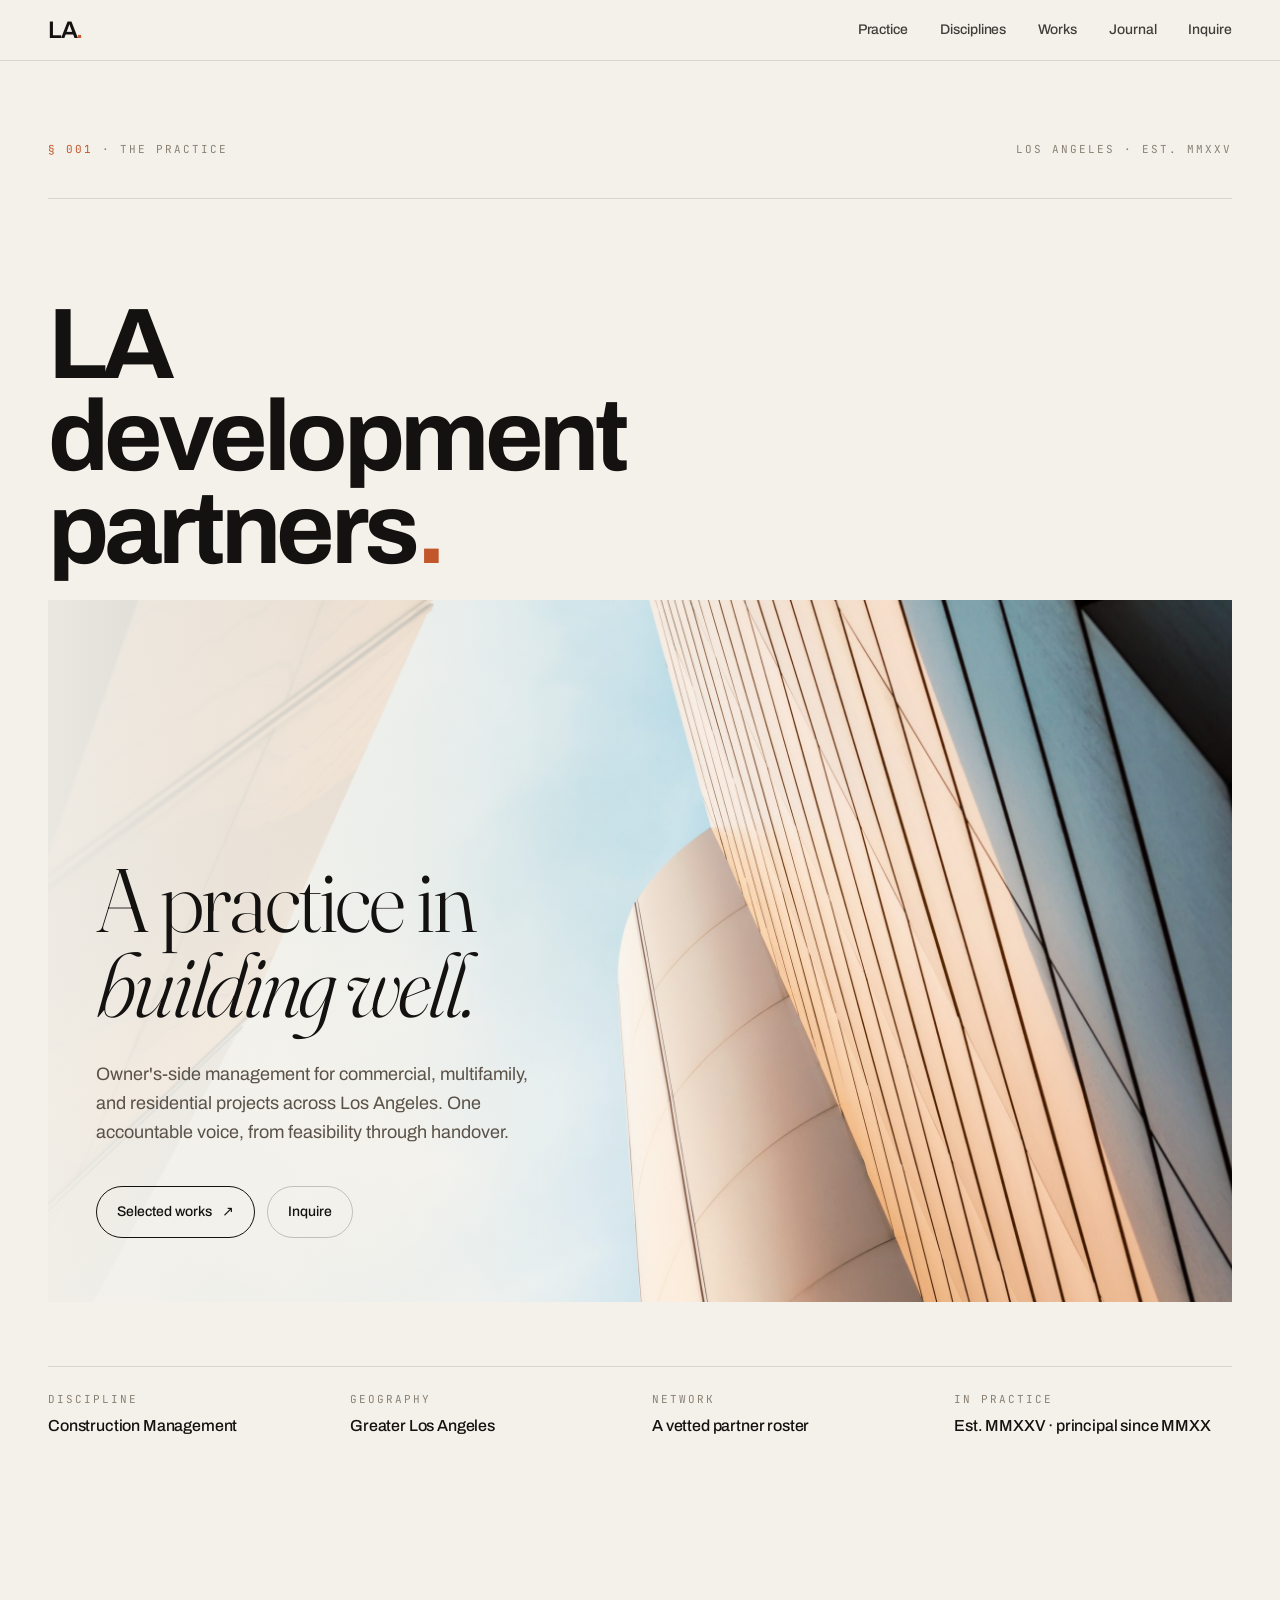
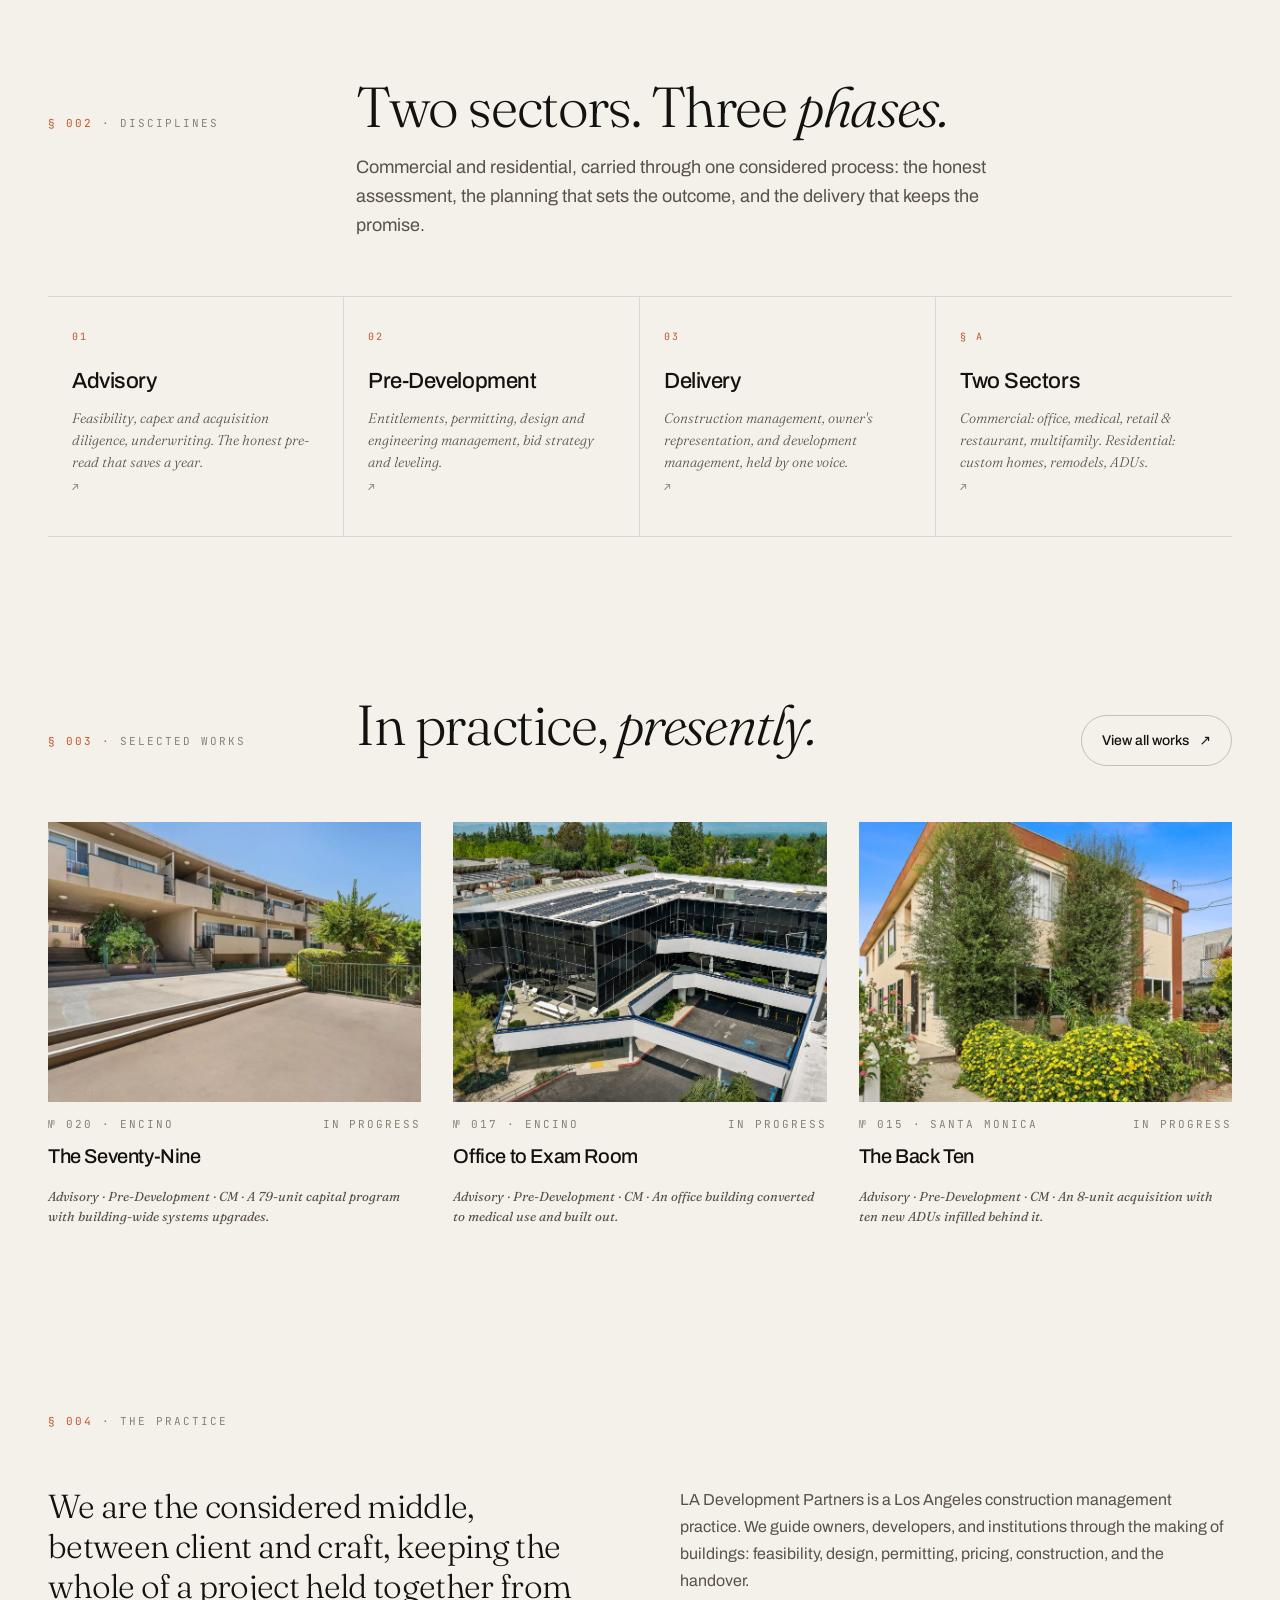
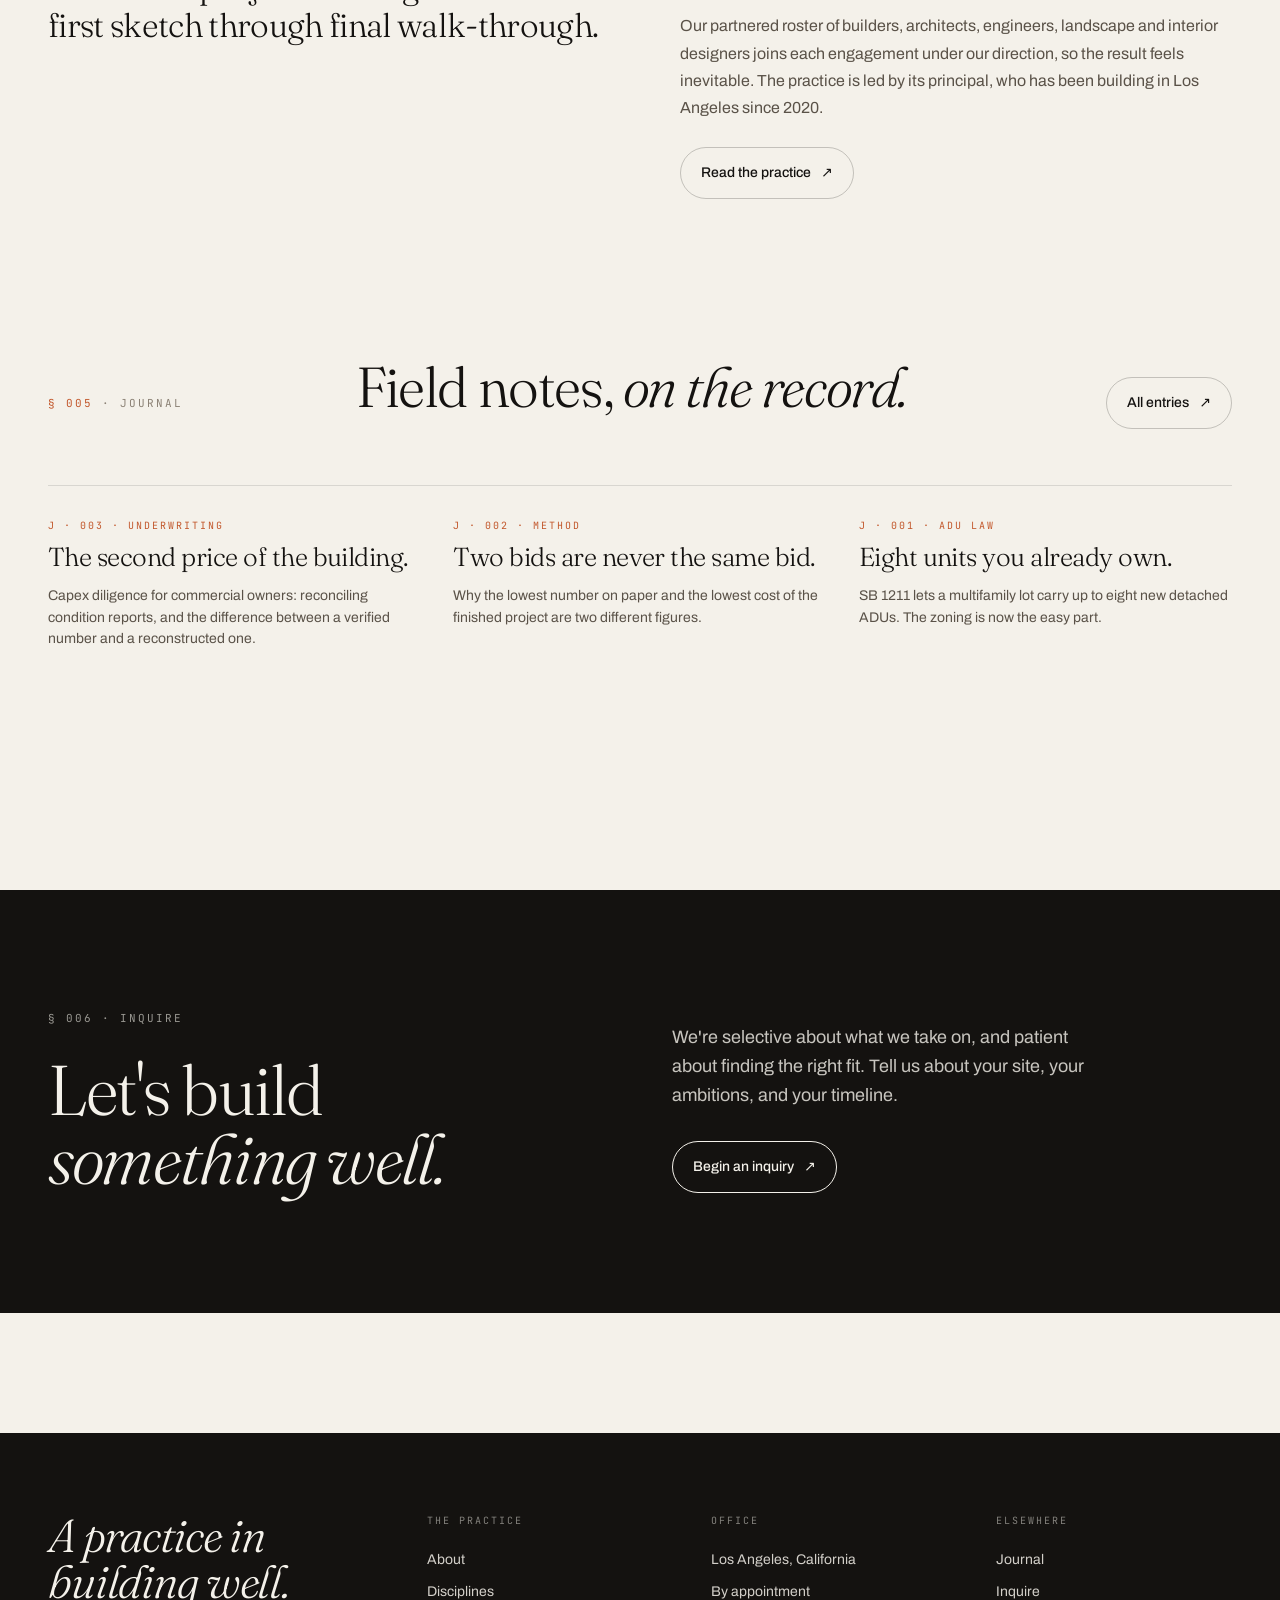
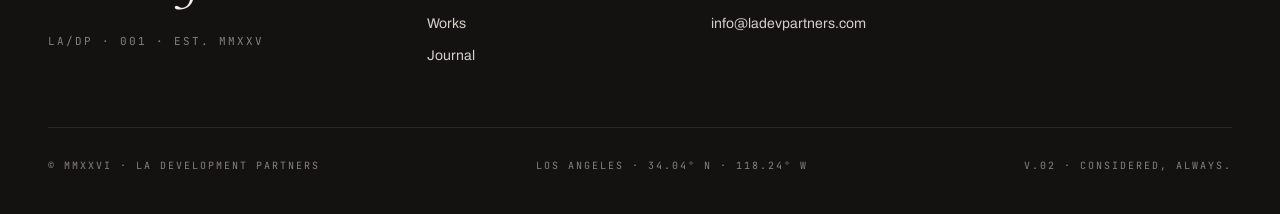
<file: index.html>
<!doctype html>
<html lang="en">
<head>
<meta charset="utf-8" />
<meta name="viewport" content="width=device-width, initial-scale=1" />
<title>LA/DP · A practice in building well.</title>
<link rel="preconnect" href="https://fonts.googleapis.com">
<link rel="preconnect" href="https://fonts.gstatic.com" crossorigin>
<link href="https://fonts.googleapis.com/css2?family=Archivo:wght@300;400;500;600;700;800&family=Fraunces:ital,opsz,wght@0,9..144,300;0,9..144,400;1,9..144,300;1,9..144,400&family=Inter:wght@400;500;600&family=JetBrains+Mono:wght@300;400;500&display=swap" rel="stylesheet">
<link rel="stylesheet" href="styles.css"/>
<template id="__bundler_thumbnail" data-bg-color="#f4f1ea">
  <svg viewBox="0 0 1200 800" xmlns="http://www.w3.org/2000/svg">
    <rect width="1200" height="800" fill="#f4f1ea"/>
    <text x="120" y="340" font-family="Archivo, sans-serif" font-weight="700" font-size="170" letter-spacing="-7" fill="#1a1a1a">LA</text>
    <text x="120" y="480" font-family="Archivo, sans-serif" font-weight="700" font-size="110" letter-spacing="-4" fill="#1a1a1a">development</text>
    <text x="120" y="580" font-family="Archivo, sans-serif" font-weight="700" font-size="110" letter-spacing="-4" fill="#1a1a1a">partners<tspan fill="#c2572b">.</tspan></text>
    <line x1="120" y1="660" x2="1080" y2="660" stroke="#1a1a1a" stroke-width="1.5"/>
    <text x="120" y="710" font-family="'Courier New', monospace" font-size="22" letter-spacing="4" fill="#1a1a1a">§ 001 · LOS ANGELES · EST. MMXXV</text>
  </svg>
</template>
<style>
  /* Home-specific hero variants */
  .hero { padding: 80px 0 120px; }

  /* A · Editorial (default) */
  [data-home-layout="A"] .hero-a { display: block; }
  [data-home-layout="A"] .hero-b, [data-home-layout="A"] .hero-c { display: none; }
  [data-home-layout="B"] .hero-b { display: block; }
  [data-home-layout="B"] .hero-a, [data-home-layout="B"] .hero-c { display: none; }
  [data-home-layout="C"] .hero-c { display: block; }
  [data-home-layout="C"] .hero-a, [data-home-layout="C"] .hero-b { display: none; }

  .hero-a-bleed { position: relative; margin-top: 24px; min-height: min(78vh, 760px); display: flex; align-items: flex-end; background-image: url('hero-wide.jpg'); background-size: cover; background-position: 62% center; }
  .hero-a-bleed::before { content: ""; position: absolute; inset: 0; background: linear-gradient(to right, rgba(244,241,234,.96) 0%, rgba(244,241,234,.82) 30%, rgba(244,241,234,0) 62%); }
  .hero-a-bleed-content { position: relative; padding: 64px 48px; max-width: 560px; }
  @media (max-width: 768px) {
    .hero-a-bleed { min-height: 72vh; background-position: 68% center; }
    .hero-a-bleed-content { padding: 40px 20px; }
    .hero-a-bleed::before { background: linear-gradient(to top, rgba(244,241,234,.96) 0%, rgba(244,241,234,.85) 45%, rgba(244,241,234,.15) 100%); }
  }
  .hero-a-inner { display: grid; grid-template-columns: 1fr 1fr; gap: 64px; align-items: end; padding-top: 20px; }
  .hero-a-mark { font-family: 'Archivo', sans-serif; font-weight: 700; font-size: clamp(56px, 7vw, 120px); line-height: 0.92; letter-spacing: -0.045em; color: var(--fg); padding: 28px 0 0; }
  .hero-a-mark .dot { color: var(--accent); }
  .hero-a-tag { font-family: var(--f-edit); font-weight: 300; font-size: clamp(56px, 6.4vw, 112px); line-height: 0.95; letter-spacing: -0.03em; }
  .hero-a-media { aspect-ratio: 4/5; }
  .hero-a-meta { display: grid; grid-template-columns: repeat(4, 1fr); gap: 24px; margin-top: 64px; padding-top: 24px; border-top: 1px solid var(--rule); }
  .hero-a-meta .meta { margin-bottom: 6px; }
  .hero-a-meta .v { font-family: var(--f-display); font-size: 16px; font-weight: 500; letter-spacing: -0.01em; }

  /* B · Monumental */
  .hero-b-inner { padding: 60px 0 0; }
  .hero-b-title { font-family: var(--f-display); font-weight: 500; font-size: clamp(80px, 14vw, 240px); line-height: 0.88; letter-spacing: -0.055em; }
  .hero-b-title i { font-family: var(--f-edit); font-weight: 300; font-style: italic; letter-spacing: -0.03em; }
  .hero-b-sub { display: grid; grid-template-columns: 1fr 1fr; gap: 40px; margin-top: 40px; padding-top: 24px; border-top: 1px solid var(--rule); }

  /* C · Index */
  .hero-c-inner { display: grid; grid-template-columns: 160px 1fr; gap: 48px; padding-top: 40px; }
  .hero-c-list { display: flex; flex-direction: column; }
  .hero-c-row { display: grid; grid-template-columns: 80px 1fr auto; gap: 40px; align-items: baseline; padding: 18px 0; border-top: 1px solid var(--rule); }
  .hero-c-row:last-child { border-bottom: 1px solid var(--rule); }
  .hero-c-title { font-family: var(--f-edit); font-weight: 300; font-style: italic; font-size: clamp(24px, 3vw, 48px); letter-spacing: -0.025em; line-height: 1.05; }

  /* Disciplines grid */
  .disc-grid { display: grid; grid-template-columns: repeat(4, 1fr); gap: 0; border-top: 1px solid var(--rule); }
  .disc-cell { padding: 32px 24px 40px; border-bottom: 1px solid var(--rule); border-right: 1px solid var(--rule); min-height: 240px; display: flex; flex-direction: column; justify-content: space-between; }
  .disc-cell:nth-child(4n) { border-right: 0; }
  .disc-cell .num { font-family: var(--f-mono); font-size: 10px; letter-spacing: 0.2em; color: var(--accent); }
  .disc-cell .t { font-family: var(--f-display); font-weight: 500; font-size: 22px; letter-spacing: -0.02em; margin-top: 20px; }
  .disc-cell .d { font-family: var(--f-edit); font-style: italic; font-weight: 300; font-size: 14px; line-height: 1.55; color: var(--fg-soft); margin-top: 10px; }

  /* Featured works strip */
  .works-strip { display: grid; grid-template-columns: repeat(3, 1fr); gap: 32px; }
  .work-card { display: flex; flex-direction: column; gap: 14px; }
  .work-media { aspect-ratio: 4/3; }
  .work-meta { display: flex; justify-content: space-between; align-items: baseline; }
  .work-title { font-family: var(--f-display); font-weight: 500; font-size: 20px; letter-spacing: -0.02em; }
  .work-scope { font-family: var(--f-edit); font-style: italic; font-size: 13px; color: var(--fg-soft); }

  /* Practice band */
  .practice-band { display: grid; grid-template-columns: 1fr 1fr; gap: 80px; align-items: start; }
  .practice-lead { font-family: var(--f-edit); font-weight: 300; font-size: clamp(28px, 2.6vw, 40px); line-height: 1.2; letter-spacing: -0.02em; }
  .practice-body p { font-size: 16px; line-height: 1.7; color: var(--fg-soft); margin: 0 0 18px; }

  /* Journal */
  .journal-list { display: grid; grid-template-columns: repeat(3, 1fr); gap: 32px; border-top: 1px solid var(--rule); padding-top: 32px; }
  .j-item .j-tag { font-family: var(--f-mono); font-size: 10px; letter-spacing: 0.2em; color: var(--accent); text-transform: uppercase; }
  .j-item h4 { font-family: var(--f-edit); font-weight: 300; font-size: 26px; line-height: 1.15; letter-spacing: -0.02em; margin: 10px 0 12px; }
  .j-item .j-dek { font-size: 14px; color: var(--fg-soft); line-height: 1.55; }

  /* Inquiry close */
  .inquiry-close { background: var(--ink); color: var(--bone); padding: 120px 0; margin-top: 120px; border-radius: 0; }
  [data-theme="dark"] .inquiry-close { background: var(--bone); color: var(--ink); }
  .inquiry-close .container { display: grid; grid-template-columns: 1fr 1fr; gap: 64px; align-items: end; }
  .inquiry-close .meta { color: rgba(244,241,234,0.6); }
  [data-theme="dark"] .inquiry-close .meta { color: var(--meta); }
  .inquiry-close .edit { font-size: clamp(44px, 5.5vw, 88px); line-height: 0.98; }
  .inquiry-close .btn { border-color: currentColor; color: inherit; }
  .inquiry-close .btn:hover { background: var(--bone); color: var(--ink); border-color: var(--bone); }
  [data-theme="dark"] .inquiry-close .btn:hover { background: var(--ink); color: var(--bone); }

  /* Extracted from inline styles for responsive override */
  .hero-a .hero-a-mark { font-size: 100.36px; padding-top: 100px; padding-bottom: 0; }
  .hero-a .hero-a-tag { font-size: 90px; }
  .hero-c .wm { font-size: 72px; }

  @media (max-width: 768px) {
    .hero { padding: 40px 0 60px; }
    .hero-a .hero-a-mark { font-size: 52px; padding-top: 40px; }
    .hero-a .hero-a-tag { font-size: 40px; }
    .hero-a-inner { grid-template-columns: 1fr; gap: 32px; }
    .hero-a-meta { grid-template-columns: repeat(2, 1fr); gap: 16px; margin-top: 40px; }
    .hero-b-sub { grid-template-columns: 1fr; gap: 24px; }
    .hero-c-inner { grid-template-columns: 1fr; gap: 20px; }
    .hero-c .wm { font-size: 56px; }
    .hero-c-row { grid-template-columns: 60px 1fr; gap: 12px; }
    .hero-c-row > :nth-child(3) { grid-column: 1 / -1; }
    .disc-grid { grid-template-columns: repeat(2, 1fr); }
    .disc-cell:nth-child(odd) { border-right: 1px solid var(--rule); }
    .disc-cell:nth-child(even) { border-right: 0; }
    .disc-cell { min-height: 180px; }
    .works-strip { grid-template-columns: 1fr; gap: 40px; }
    .practice-band { grid-template-columns: 1fr; gap: 32px; }
    .journal-list { grid-template-columns: 1fr; gap: 28px; }
    .inquiry-close { padding: 80px 0; margin-top: 80px; }
    .inquiry-close .container { grid-template-columns: 1fr; gap: 28px; }
  }

  @media (max-width: 480px) {
    .hero-a .hero-a-mark { font-size: 42px; padding-top: 28px; }
    .hero-a .hero-a-tag { font-size: 32px; }
    .hero-c .wm { font-size: 48px; }
    .disc-grid { grid-template-columns: 1fr; }
    .disc-cell { border-right: 0; min-height: auto; }
  }
</style>
</head>
<body>

<div id="nav-slot"></div>

<!-- ── HERO A · Editorial ───────────────────────── -->
<section class="hero hero-a">
  <div class="container">
    <div class="row between center" style="padding-bottom:40px; border-bottom:1px solid var(--rule);">
      <div class="meta"><span class="meta-accent">§ 001</span> · THE PRACTICE</div>
      <div class="meta">LOS ANGELES · EST. MMXXV</div>
    </div>
    <div class="hero-a-mark">LA<br/>development<br/>partners<span class="dot">.</span></div>
    <div class="hero-a-bleed">
      <div class="hero-a-bleed-content">
        <div class="hero-a-tag">A practice in<br/><i class="italic">building well.</i></div>
        <div class="body-lg" style="max-width:440px; margin-top:32px;">
          Owner's-side management for commercial, multifamily, and residential projects across Los Angeles. One accountable voice, from feasibility through handover.
        </div>
        <div style="margin-top:40px; display:flex; gap:12px;">
          <a href="works.html" class="btn">Selected works <span class="arrow">↗</span></a>
          <a href="contact.html" class="btn btn-ghost">Inquire</a>
        </div>
      </div>
    </div>
    <div class="hero-a-meta">
      <div><div class="meta">DISCIPLINE</div><div class="v">Construction Management</div></div>
      <div><div class="meta">GEOGRAPHY</div><div class="v">Greater Los Angeles</div></div>
      <div><div class="meta">NETWORK</div><div class="v">A vetted partner roster</div></div>
      <div><div class="meta">IN PRACTICE</div><div class="v">Est. MMXXV · principal since MMXX</div></div>
    </div>
  </div>
</section>

<!-- ── HERO B · Monumental ──────────────────────── -->
<section class="hero hero-b" style="display:none;">
  <div class="container">
    <div class="meta" style="margin-bottom:40px;"><span class="meta-accent">§ 001</span> · LA DEVELOPMENT PARTNERS · LOS ANGELES · MMXXV</div>
    <div class="hero-b-inner">
      <h1 class="hero-b-title">Building<br/><i>well.</i></h1>
      <div class="hero-b-sub">
        <div class="body-lg" style="max-width:520px;">
          A Los Angeles construction management practice. We guide projects from the first sketch through the final walk-through, alongside a vetted network of architects, engineers, and builders.
        </div>
        <div style="display:flex; flex-direction:column; gap:16px; align-items:flex-start;">
          <a href="works.html" class="btn">Selected works <span class="arrow">↗</span></a>
          <a href="disciplines.html" class="btn btn-ghost">Eight disciplines</a>
        </div>
      </div>
    </div>
  </div>
</section>

<!-- ── HERO C · Index ───────────────────────────── -->
<section class="hero hero-c" style="display:none;">
  <div class="container">
    <div class="meta" style="padding-bottom:40px; border-bottom:1px solid var(--rule);"><span class="meta-accent">§ 001</span> · INDEX · IN PRACTICE, JULY MMXXVI</div>
    <div class="hero-c-inner">
      <div>
        <div class="wm">LA<span class="dot">.</span></div>
        <div class="meta" style="margin-top:14px;">DEVELOPMENT<br/>PARTNERS<span class="dot">.</span></div>
      </div>
      <div class="hero-c-list">
        <div class="hero-c-row"><div class="meta">№ 020</div><div class="hero-c-title">The Seventy-Nine <span style="opacity:.5">· Encino</span></div><div class="meta">IN PROGRESS</div></div>
        <div class="hero-c-row"><div class="meta">№ 019</div><div class="hero-c-title">A Program for Fifty <span style="opacity:.5">· Pasadena</span></div><div class="meta">IN PROGRESS</div></div>
        <div class="hero-c-row"><div class="meta">№ 017</div><div class="hero-c-title">Office to Exam Room <span style="opacity:.5">· Encino</span></div><div class="meta">IN PROGRESS</div></div>
        <div class="hero-c-row"><div class="meta">№ 015</div><div class="hero-c-title">The Back Ten <span style="opacity:.5">· Santa Monica</span></div><div class="meta">IN PROGRESS</div></div>
        <div class="hero-c-row"><div class="meta">№ 009</div><div class="hero-c-title">Eight, Plus Two <span style="opacity:.5">· Echo Park</span></div><div class="meta">COMPLETE</div></div>
      </div>
    </div>
  </div>
</section>

<!-- ── Disciplines ──────────────────────────────── -->
<section class="section">
  <div class="container">
    <div class="section-head reveal">
      <div class="meta"><span class="meta-accent">§ 002</span> · DISCIPLINES</div>
      <div>
        <div class="edit" style="font-size:clamp(40px,4.4vw,72px); line-height:1;">Two sectors. Three <i>phases.</i></div>
        <div class="body-lg" style="margin-top:18px; max-width:680px;">Commercial and residential, carried through one considered process: the honest assessment, the planning that sets the outcome, and the delivery that keeps the promise.</div>
      </div>
    </div>
    <div class="disc-grid reveal">
      <div class="disc-cell"><div><div class="num">01</div><div class="t">Advisory</div><div class="d">Feasibility, capex and acquisition diligence, underwriting. The honest pre-read that saves a year.</div></div><div class="meta">↗</div></div>
      <div class="disc-cell"><div><div class="num">02</div><div class="t">Pre-Development</div><div class="d">Entitlements, permitting, design and engineering management, bid strategy and leveling.</div></div><div class="meta">↗</div></div>
      <div class="disc-cell"><div><div class="num">03</div><div class="t">Delivery</div><div class="d">Construction management, owner's representation, and development management, held by one voice.</div></div><div class="meta">↗</div></div>
      <div class="disc-cell"><div><div class="num">§ A</div><div class="t">Two Sectors</div><div class="d">Commercial: office, medical, retail &amp; restaurant, multifamily. Residential: custom homes, remodels, ADUs.</div></div><div class="meta">↗</div></div>
    </div>
  </div>
</section>

<!-- ── Featured works ───────────────────────────── -->
<section class="section" style="padding-top:40px;">
  <div class="container">
    <div class="section-head reveal">
      <div class="meta"><span class="meta-accent">§ 003</span> · SELECTED WORKS</div>
      <div class="row between baseline" style="width:100%;">
        <div class="edit" style="font-size:clamp(40px,4.4vw,72px); line-height:1;">In practice, <i>presently.</i></div>
        <a href="works.html" class="btn btn-ghost">View all works <span class="arrow">↗</span></a>
      </div>
    </div>
    <div class="works-strip reveal">
      <a class="work-card" href="works.html">
        <div class="work-media" style="background-image:url('020-1.jpg'); background-size:cover; background-position:center;"></div>
        <div class="work-meta"><div><div class="meta">№ 020 · ENCINO</div><div class="work-title mt-8">The Seventy-Nine</div></div><div class="meta">IN PROGRESS</div></div>
        <div class="work-scope">Advisory · Pre-Development · CM · A 79-unit capital program with building-wide systems upgrades.</div>
      </a>
      <a class="work-card" href="works.html">
        <div class="work-media" style="background-image:url('017-1.jpg'); background-size:cover; background-position:center;"></div>
        <div class="work-meta"><div><div class="meta">№ 017 · ENCINO</div><div class="work-title mt-8">Office to Exam Room</div></div><div class="meta">IN PROGRESS</div></div>
        <div class="work-scope">Advisory · Pre-Development · CM · An office building converted to medical use and built out.</div>
      </a>
      <a class="work-card" href="works.html">
        <div class="work-media" style="background-image:url('015-1.jpg'); background-size:cover; background-position:center;"></div>
        <div class="work-meta"><div><div class="meta">№ 015 · SANTA MONICA</div><div class="work-title mt-8">The Back Ten</div></div><div class="meta">IN PROGRESS</div></div>
        <div class="work-scope">Advisory · Pre-Development · CM · An 8-unit acquisition with ten new ADUs infilled behind it.</div>
      </a>
    </div>
  </div>
</section>

<!-- ── The Practice (short) ─────────────────────── -->
<section class="section" style="padding-top:60px;">
  <div class="container">
    <div class="section-head reveal">
      <div class="meta"><span class="meta-accent">§ 004</span> · THE PRACTICE</div>
      <div></div>
    </div>
    <div class="practice-band reveal">
      <div class="practice-lead">
        We are the considered middle, between client and craft, keeping the whole of a project held together from first sketch through final walk-through.
      </div>
      <div class="practice-body">
        <p>LA Development Partners is a Los Angeles construction management practice. We guide owners, developers, and institutions through the making of buildings: feasibility, design, permitting, pricing, construction, and the handover.</p>
        <p>Our partnered roster of builders, architects, engineers, landscape and interior designers joins each engagement under our direction, so the result feels inevitable. The practice is led by its principal, who has been building in Los Angeles since 2020.</p>
        <a href="practice.html" class="btn btn-ghost" style="margin-top:8px;">Read the practice <span class="arrow">↗</span></a>
      </div>
    </div>
  </div>
</section>

<!-- ── Journal preview ──────────────────────────── -->
<section class="section" style="padding-top:40px;">
  <div class="container">
    <div class="section-head reveal">
      <div class="meta"><span class="meta-accent">§ 005</span> · JOURNAL</div>
      <div class="row between baseline" style="width:100%;">
        <div class="edit" style="font-size:clamp(40px,4.4vw,72px); line-height:1;">Field notes, <i>on the record.</i></div>
        <a href="journal.html" class="btn btn-ghost">All entries <span class="arrow">↗</span></a>
      </div>
    </div>
    <div class="journal-list reveal">
      <a class="j-item" href="journal-capex.html" style="text-decoration:none; color:inherit;">
        <div class="j-tag">J · 003 · UNDERWRITING</div>
        <h4>The second price of the building.</h4>
        <div class="j-dek">Capex diligence for commercial owners: reconciling condition reports, and the difference between a verified number and a reconstructed one.</div>
      </a>
      <a class="j-item" href="journal-leveling.html" style="text-decoration:none; color:inherit;">
        <div class="j-tag">J · 002 · METHOD</div>
        <h4>Two bids are never the same bid.</h4>
        <div class="j-dek">Why the lowest number on paper and the lowest cost of the finished project are two different figures.</div>
      </a>
      <a class="j-item" href="journal-sb1211.html" style="text-decoration:none; color:inherit;">
        <div class="j-tag">J · 001 · ADU LAW</div>
        <h4>Eight units you already own.</h4>
        <div class="j-dek">SB 1211 lets a multifamily lot carry up to eight new detached ADUs. The zoning is now the easy part.</div>
      </a>
    </div>
  </div>
</section>

<!-- ── Inquiry close ────────────────────────────── -->
<section class="inquiry-close">
  <div class="container">
    <div>
      <div class="meta" style="margin-bottom:28px;">§ 006 · INQUIRE</div>
      <div class="edit">Let's build<br/><i>something well.</i></div>
    </div>
    <div>
      <div class="body-lg" style="max-width:440px; color:inherit; opacity:0.8;">We're selective about what we take on, and patient about finding the right fit. Tell us about your site, your ambitions, and your timeline.</div>
      <a href="contact.html" class="btn" style="margin-top:32px;">Begin an inquiry <span class="arrow">↗</span></a>
    </div>
  </div>
</section>

<div id="footer-slot"></div>
<script src="shell.js?v=1776805947946"></script>
</body>
</html>
</file>
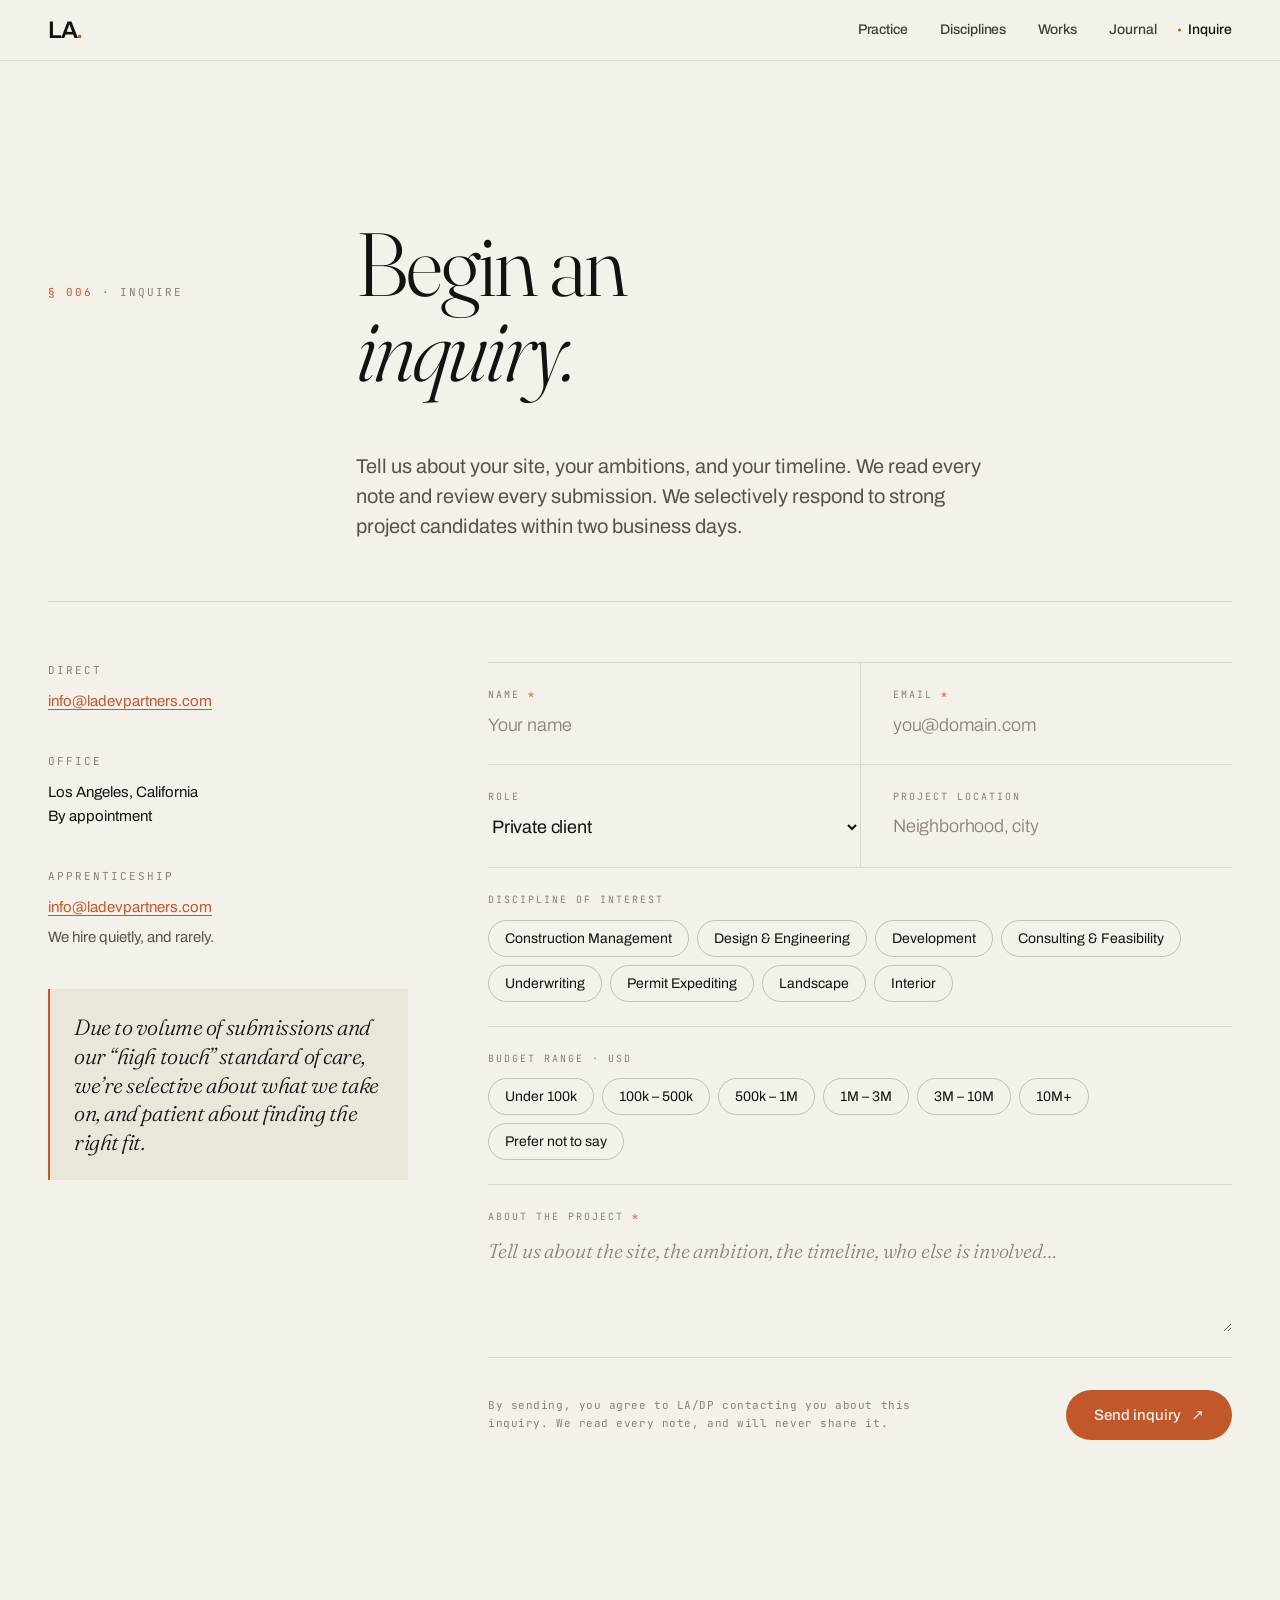
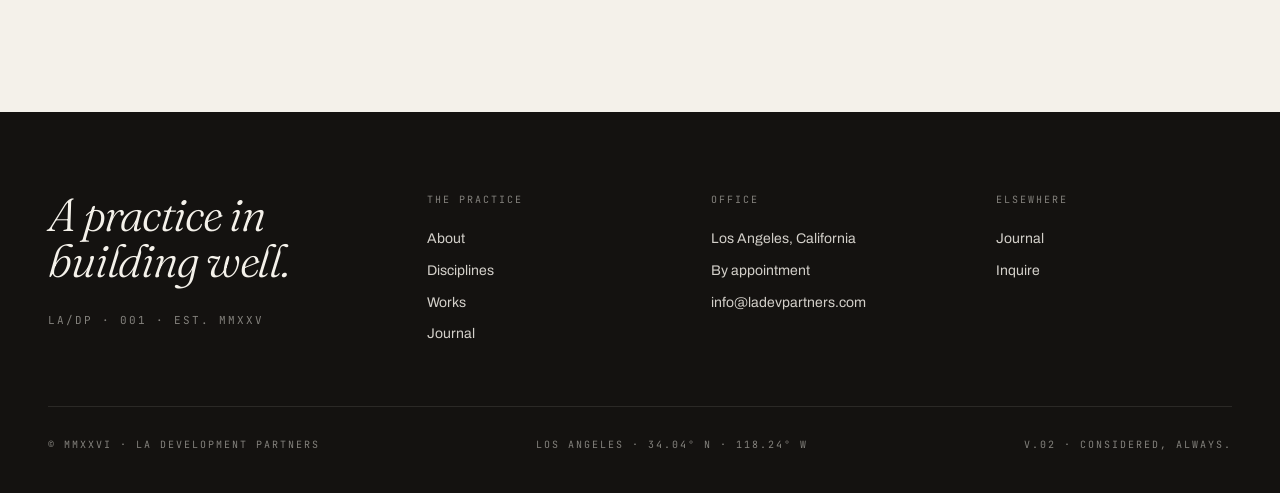
<file: contact.html>
<!doctype html>
<html lang="en">
<head>
<meta charset="utf-8" />
<meta name="viewport" content="width=device-width, initial-scale=1" />
<title>Inquire · LA/DP</title>
<link rel="preconnect" href="https://fonts.googleapis.com">
<link rel="preconnect" href="https://fonts.gstatic.com" crossorigin>
<link href="https://fonts.googleapis.com/css2?family=Archivo:wght@300;400;500;600;700;800&family=Fraunces:ital,opsz,wght@0,9..144,300;0,9..144,400;1,9..144,300;1,9..144,400&family=Inter:wght@400;500;600&family=JetBrains+Mono:wght@300;400;500&display=swap" rel="stylesheet">
<link rel="stylesheet" href="styles.css"/>
<style>
  .page-head { padding: 100px 0 60px; }
  .page-head-grid { display: grid; grid-template-columns: 260px 1fr; gap: 48px; align-items: baseline; }
  .page-title { font-family: var(--f-edit); font-weight: 300; font-size: clamp(56px, 7vw, 120px); line-height: 0.95; letter-spacing: -0.03em; }
  .lede { font-size: 20px; line-height: 1.5; color: var(--fg-soft); margin-top: 28px; max-width: 640px; }

  .form-grid { display: grid; grid-template-columns: 360px 1fr; gap: 80px; padding: 60px 0 120px; border-top: 1px solid var(--rule); }
  .form-aside .meta-block { margin-bottom: 40px; }
  .form-aside .meta-block .meta { margin-bottom: 10px; }
  .form-aside .meta-block .v { font-family: var(--f-display); font-size: 15px; line-height: 1.6; color: var(--fg); }
  .form-aside .meta-block .v a { text-decoration: underline; text-underline-offset: 3px; color: var(--accent); }
  .form-aside .quote { font-family: var(--f-edit); font-style: italic; font-weight: 300; font-size: 22px; line-height: 1.3; letter-spacing: -0.02em; color: var(--fg); padding: 24px; background: var(--card); border-left: 2px solid var(--accent); }

  form { display: grid; grid-template-columns: 1fr 1fr; gap: 0; border-top: 1px solid var(--rule); }
  .field { padding: 24px 0; border-bottom: 1px solid var(--rule); display: flex; flex-direction: column; gap: 8px; }
  .field.full { grid-column: 1 / -1; }
  .field.right { padding-left: 32px; border-left: 1px solid var(--rule); }
  .field label { font-family: var(--f-mono); font-size: 10px; letter-spacing: 0.2em; text-transform: uppercase; color: var(--meta); }
  .field .req { color: var(--accent); }
  .field input, .field select, .field textarea { border: 0; background: transparent; font-family: var(--f-display); font-size: 18px; color: var(--fg); padding: 4px 0; outline: none; border-bottom: 1px solid transparent; transition: border-color .2s; width: 100%; letter-spacing: -0.01em; }
  .field input::placeholder, .field textarea::placeholder { color: var(--meta); font-weight: 300; }
  .field input:focus, .field select:focus, .field textarea:focus { border-bottom-color: var(--accent); }
  .field textarea { resize: vertical; min-height: 100px; font-family: var(--f-edit); font-weight: 300; font-style: italic; font-size: 20px; line-height: 1.4; }
  .chips { display: flex; flex-wrap: wrap; gap: 8px; margin-top: 4px; }
  .chip { padding: 10px 16px; font-family: var(--f-display); font-size: 14px; border: 1px solid var(--rule-strong); background: transparent; color: var(--fg); border-radius: 999px; cursor: pointer; transition: all .15s; }
  .chip.active { background: var(--fg); color: var(--bg); border-color: var(--fg); }
  .submit-row { padding: 32px 0; display: flex; justify-content: space-between; align-items: center; grid-column: 1 / -1; }
  .submit-row .meta { max-width: 440px; line-height: 1.6; text-transform: none; letter-spacing: 0.05em; }
  .submit-btn { font-family: var(--f-display); font-size: 15px; font-weight: 500; padding: 16px 28px; background: var(--accent); color: var(--bone); border: 0; border-radius: 999px; cursor: pointer; display: inline-flex; gap: 10px; align-items: center; transition: background .2s; }
  .submit-btn:hover { background: var(--accent-soft); }

  .thanks { display: none; padding: 80px 48px; text-align: left; background: var(--card); border-left: 2px solid var(--accent); }
  .thanks.shown { display: block; }
  .thanks h2 { font-family: var(--f-edit); font-weight: 300; font-size: 48px; line-height: 1; letter-spacing: -0.025em; margin: 0 0 20px; }
  .thanks h2 i { font-style: italic; }
  .thanks p { font-size: 17px; line-height: 1.6; color: var(--fg-soft); max-width: 520px; }

  @media (max-width: 768px) {
    .page-head { padding: 60px 0 40px; }
    .page-head-grid { grid-template-columns: 1fr; gap: 14px; }
    .page-title { font-size: clamp(36px, 9vw, 56px); }
    .lede { font-size: 17px; }
    .form-grid { grid-template-columns: 1fr; gap: 40px; padding: 40px 0 80px; }
    form { grid-template-columns: 1fr; }
    .field.right { padding-left: 0; border-left: 0; }
    .chip { padding: 12px 18px; min-height: 44px; display: inline-flex; align-items: center; }
    .submit-row { flex-direction: column; gap: 20px; align-items: flex-start; }
    .submit-btn { width: 100%; justify-content: center; min-height: 48px; }
    .field input, .field select, .field textarea { font-size: 16px; }
    .thanks h2 { font-size: 36px; }
  }

  @media (max-width: 480px) {
    .page-title { font-size: 36px; }
    .form-aside .quote { font-size: 18px; padding: 20px; }
  }
</style>
</head>
<body>
<div id="nav-slot"></div>

<header class="page-head">
  <div class="container">
    <div class="page-head-grid">
      <div class="meta"><span class="meta-accent">§ 006</span> · INQUIRE</div>
      <div>
        <h1 class="page-title">Begin an<br/><i>inquiry.</i></h1>
        <div class="lede">Tell us about your site, your ambitions, and your timeline. We read every note and review every submission. We selectively respond to strong project candidates within two business days.</div>
      </div>
    </div>
  </div>
</header>

<section>
  <div class="container">
    <div class="form-grid">
      <aside class="form-aside">
        <div class="meta-block">
          <div class="meta">DIRECT</div>
          <div class="v"><a href="mailto:info@ladevpartners.com">info@ladevpartners.com</a></div>
          
        </div>
        <div class="meta-block">
          <div class="meta">OFFICE</div>
          <div class="v">Los Angeles, California<br/>By appointment</div>
        </div>
        <div class="meta-block">
          <div class="meta">APPRENTICESHIP</div>
          <div class="v"><a href="mailto:info@ladevpartners.com">info@ladevpartners.com</a></div>
          <div class="v" style="color:var(--fg-soft); margin-top:6px;">We hire quietly, and rarely.</div>
        </div>
        <div class="quote">Due to volume of submissions and our “high touch” standard of care, we’re selective about what we take on, and patient about finding the right fit.</div>
      </aside>

      <div>
        <div id="thanks" class="thanks">
          <div class="meta meta-accent" style="margin-bottom:20px;">RECEIVED · THANK YOU</div>
          <h2>Received. <i>With care.</i></h2>
          <p>A member of the practice will write back within two business days. In the meantime, the <a href="journal.html" style="color:var(--accent); text-decoration:underline; text-underline-offset:3px;">journal</a> has notes on how we begin.</p>
        </div>

        <form id="inquiry" name="inquiry" method="POST" action="/" data-netlify="true" netlify-honeypot="bot-field" novalidate>
          <input type="hidden" name="form-name" value="inquiry"/>
          <p style="display:none;"><label>Leave this empty: <input name="bot-field"/></label></p>
          <input type="hidden" name="disciplines" id="f-disciplines"/>
          <input type="hidden" name="budget" id="f-budget"/>
          <div class="field"><label>Name <span class="req">*</span></label><input required type="text" name="name" placeholder="Your name"/></div>
          <div class="field right"><label>Email <span class="req">*</span></label><input required type="email" name="email" placeholder="you@domain.com"/></div>

          <div class="field"><label>Role</label><select name="role"><option>Private client</option><option>Developer</option><option>Family office</option><option>Architect / designer</option><option>Other</option></select></div>
          <div class="field right"><label>Project location</label><input type="text" name="loc" placeholder="Neighborhood, city"/></div>

          <div class="field full"><label>Discipline of interest</label>
            <div class="chips" data-group="discipline">
              <button type="button" class="chip">Construction Management</button>
              <button type="button" class="chip">Design &amp; Engineering</button>
              <button type="button" class="chip">Development</button>
              <button type="button" class="chip">Consulting &amp; Feasibility</button>
              <button type="button" class="chip">Underwriting</button>
              <button type="button" class="chip">Permit Expediting</button>
              <button type="button" class="chip">Landscape</button>
              <button type="button" class="chip">Interior</button>
            </div>
          </div>

          <div class="field full"><label>Budget range · USD</label>
            <div class="chips" data-group="budget" data-single="1">
              <button type="button" class="chip">Under 100k</button>
              <button type="button" class="chip">100k – 500k</button>
              <button type="button" class="chip">500k – 1M</button>
              <button type="button" class="chip">1M – 3M</button>
              <button type="button" class="chip">3M – 10M</button>
              <button type="button" class="chip">10M+</button>
              <button type="button" class="chip">Prefer not to say</button>
            </div>
          </div>

          <div class="field full"><label>About the project <span class="req">*</span></label>
            <textarea required name="message" placeholder="Tell us about the site, the ambition, the timeline, who else is involved…"></textarea>
          </div>

          <div class="submit-row">
            <div class="meta">By sending, you agree to LA/DP contacting you about this inquiry. We read every note, and will never share it.</div>
            <button class="submit-btn" type="submit">Send inquiry <span class="arrow">↗</span></button>
          </div>
        </form>
      </div>
    </div>
  </div>
</section>

<div id="footer-slot"></div>
<script src="shell.js?v=1776805947946"></script>
<script>
  document.querySelectorAll('.chips').forEach(group => {
    const single = group.dataset.single === '1';
    group.addEventListener('click', e => {
      const c = e.target.closest('.chip');
      if (!c) return;
      if (single) group.querySelectorAll('.chip').forEach(x => x.classList.remove('active'));
      c.classList.toggle('active');
    });
  });
  document.getElementById('inquiry').addEventListener('submit', e => {
    e.preventDefault();
    const form = e.target;
    if (!form.checkValidity()) { form.reportValidity(); return; }
    // Collect chip selections into hidden fields
    const pick = g => Array.from(document.querySelectorAll('.chips[data-group="' + g + '"] .chip.active')).map(x => x.textContent.trim()).join(', ');
    document.getElementById('f-disciplines').value = pick('discipline');
    document.getElementById('f-budget').value = pick('budget');
    const btn = form.querySelector('.submit-btn');
    btn.disabled = true; btn.style.opacity = '.6';
    fetch('/', {
      method: 'POST',
      headers: { 'Content-Type': 'application/x-www-form-urlencoded' },
      body: new URLSearchParams(new FormData(form)).toString()
    }).then(r => {
      if (!r.ok) throw new Error('send failed');
      form.style.display = 'none';
      document.getElementById('thanks').classList.add('shown');
      window.scrollTo({ top: document.getElementById('thanks').getBoundingClientRect().top + window.scrollY - 120, behavior: 'smooth' });
    }).catch(() => {
      btn.disabled = false; btn.style.opacity = '1';
      alert('Something went wrong sending your inquiry. Please email info@ladevpartners.com directly.');
    });
  });
</script>
</body>
</html>
</file>
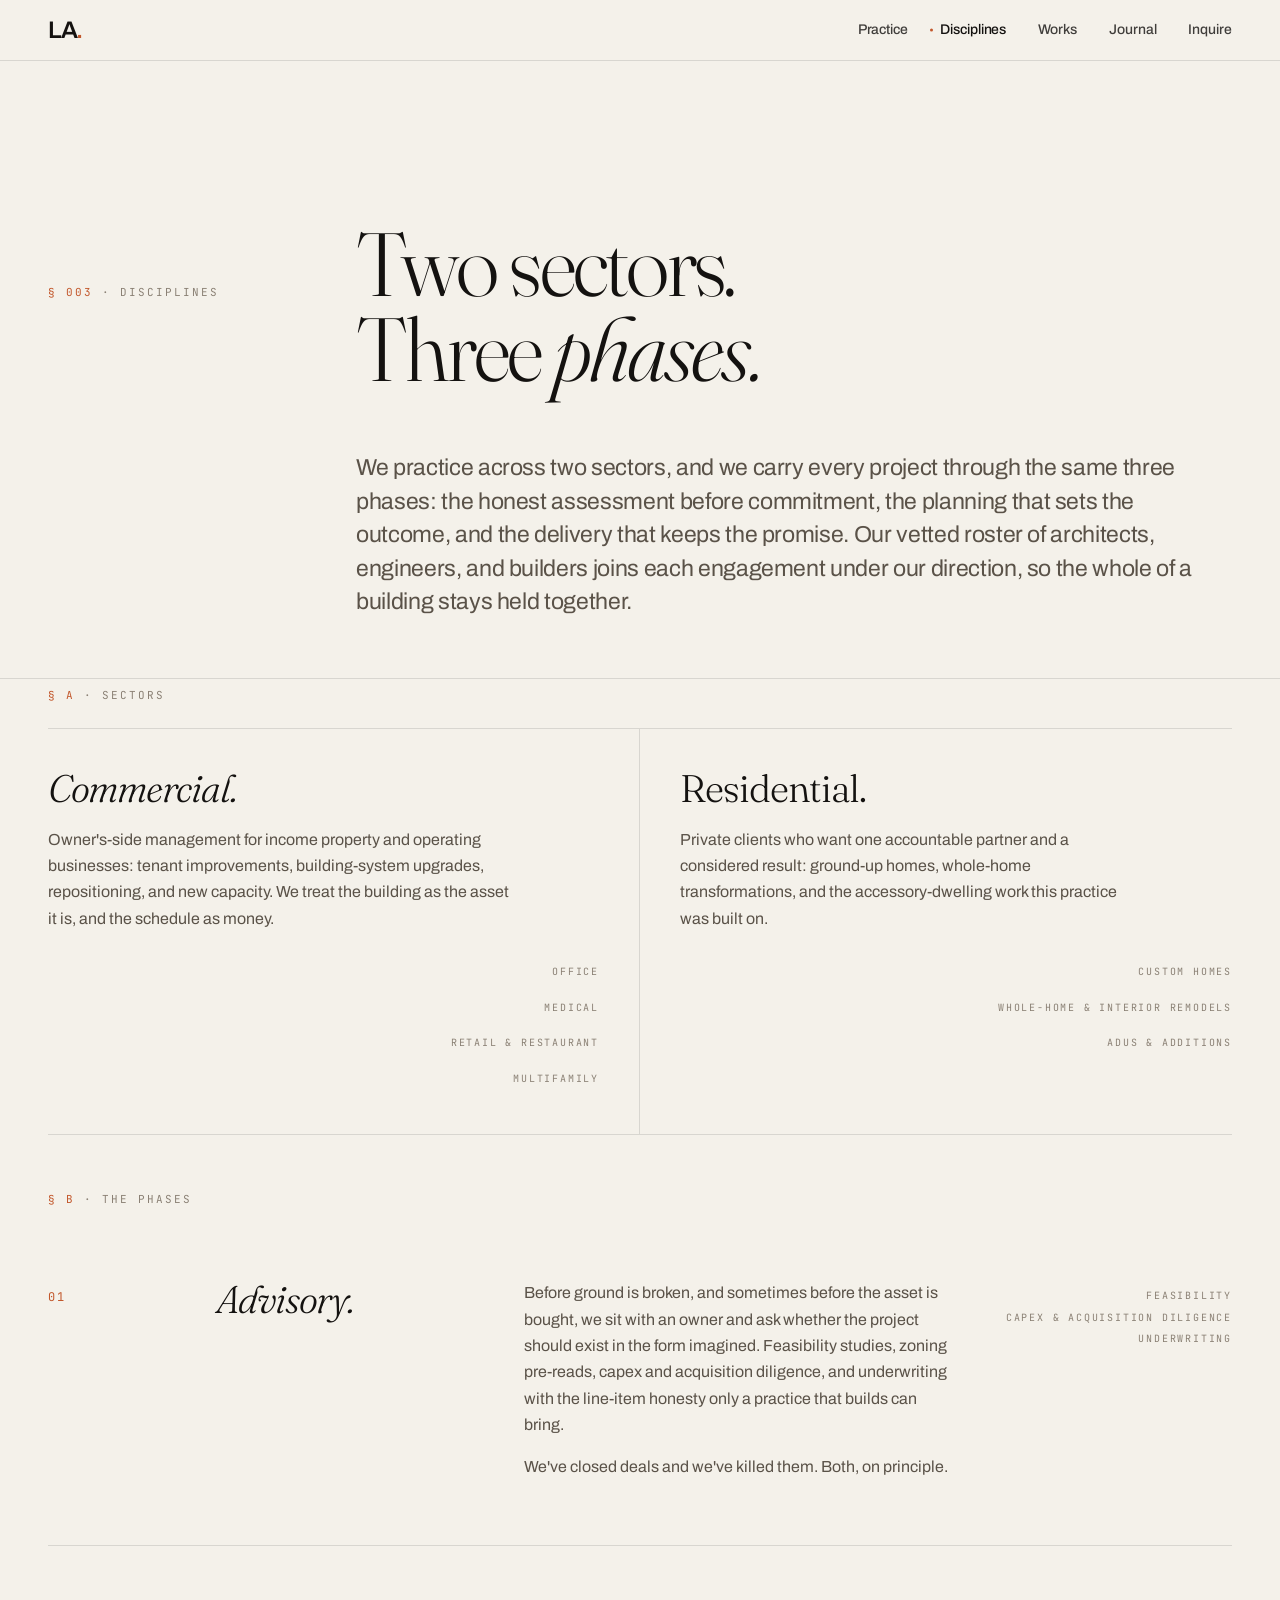
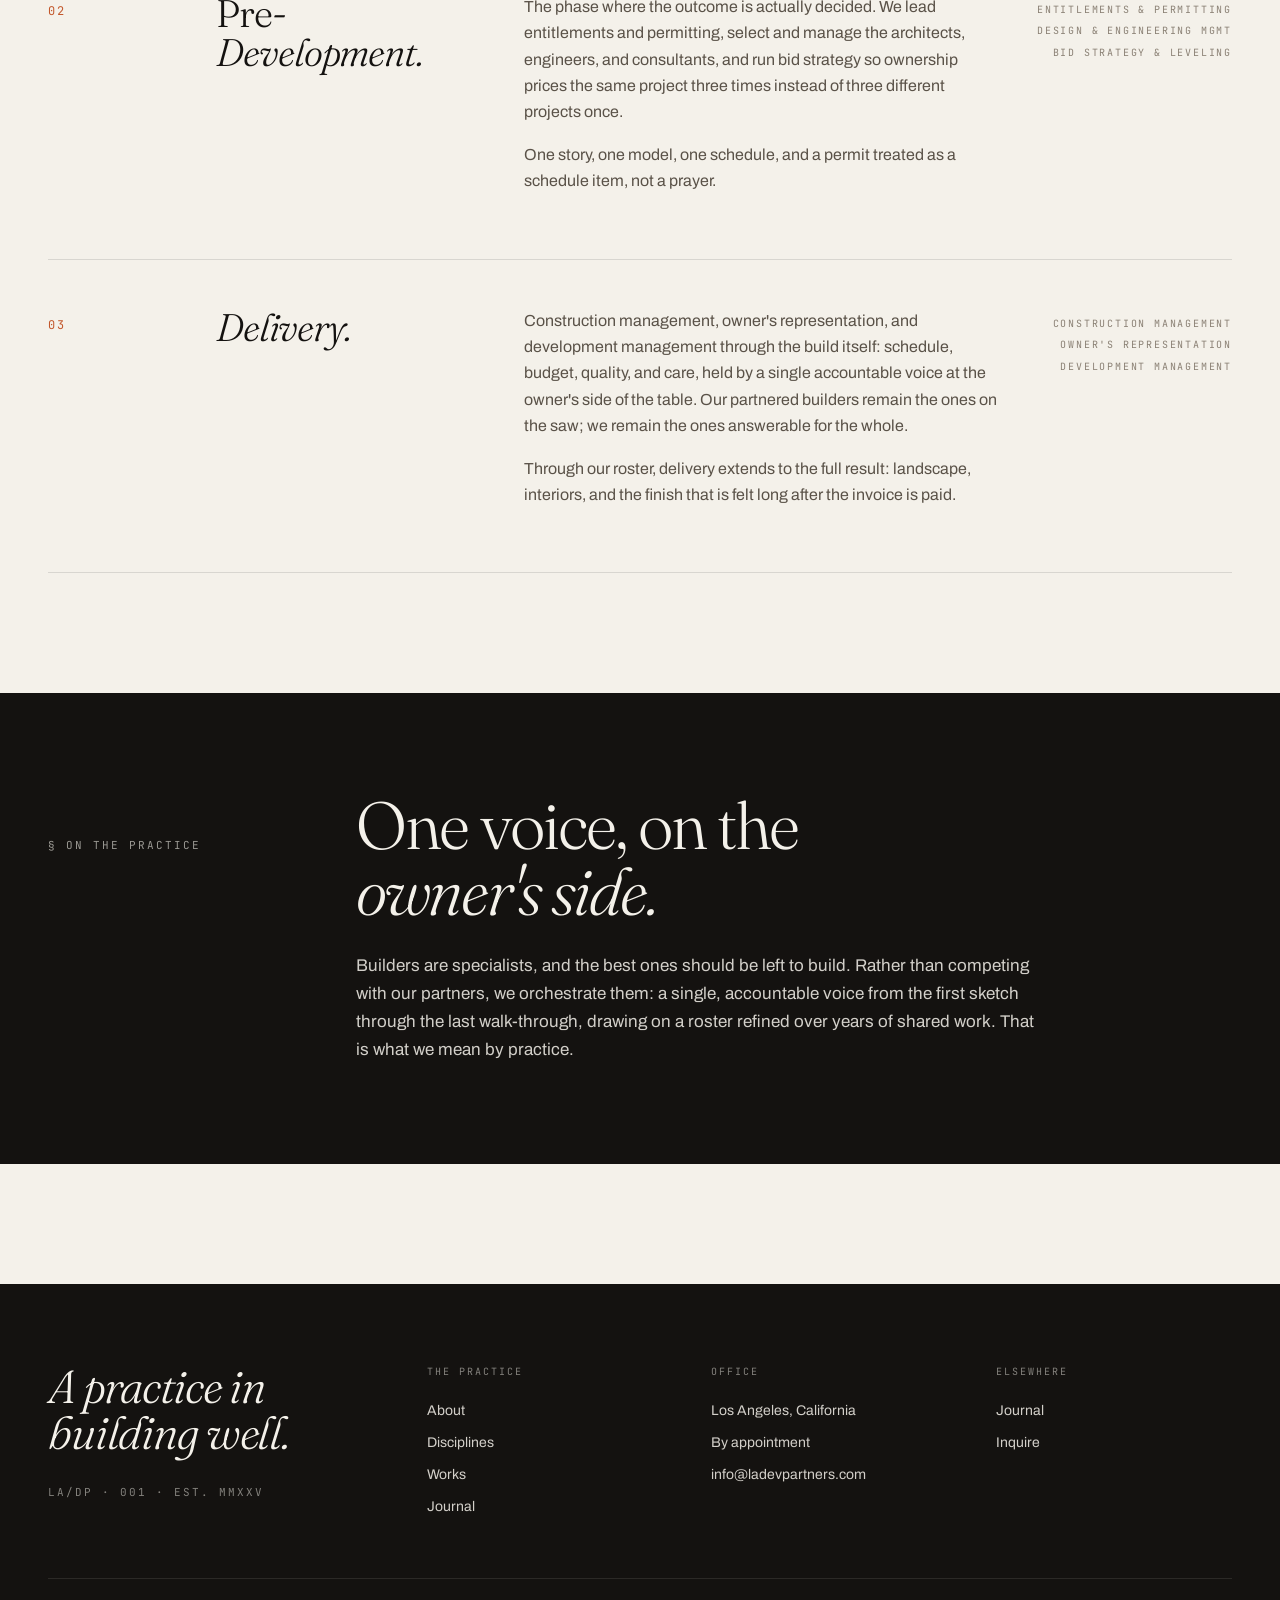
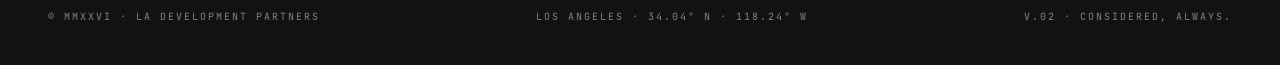
<file: disciplines.html>
<!doctype html>
<html lang="en">
<head>
<meta charset="utf-8" />
<meta name="viewport" content="width=device-width, initial-scale=1" />
<title>Disciplines · LA/DP</title>
<link rel="preconnect" href="https://fonts.googleapis.com">
<link rel="preconnect" href="https://fonts.gstatic.com" crossorigin>
<link href="https://fonts.googleapis.com/css2?family=Archivo:wght@300;400;500;600;700;800&family=Fraunces:ital,opsz,wght@0,9..144,300;0,9..144,400;1,9..144,300;1,9..144,400&family=Inter:wght@400;500;600&family=JetBrains+Mono:wght@300;400;500&display=swap" rel="stylesheet">
<link rel="stylesheet" href="styles.css"/>
<style>
  .page-head { padding: 100px 0 60px; border-bottom: 1px solid var(--rule); }
  .page-head-grid { display: grid; grid-template-columns: 260px 1fr; gap: 48px; align-items: baseline; }
  .page-title { font-family: var(--f-edit); font-weight: 300; font-size: clamp(56px, 7vw, 120px); line-height: 0.95; letter-spacing: -0.03em; }
  .lede { font-size: clamp(20px, 1.8vw, 26px); line-height: 1.45; font-family: var(--f-display); font-weight: 400; letter-spacing: -0.015em; margin-top: 32px; max-width: 880px; color: var(--fg-soft); }
  .disc-row { display: grid; grid-template-columns: 120px 260px 1fr auto; gap: 48px; align-items: start; padding: 48px 0; border-bottom: 1px solid var(--rule); }
  .disc-num { font-family: var(--f-mono); font-size: 12px; letter-spacing: 0.18em; color: var(--accent); padding-top: 8px; }
  .disc-name { font-family: var(--f-edit); font-weight: 300; font-size: clamp(32px, 3vw, 52px); line-height: 1.02; letter-spacing: -0.025em; }
  .disc-name i { font-style: italic; }
  .disc-body p { font-size: 16px; line-height: 1.65; color: var(--fg-soft); margin: 0 0 16px; max-width: 640px; }
  .disc-scope { font-family: var(--f-mono); font-size: 10px; letter-spacing: 0.18em; color: var(--meta); text-transform: uppercase; display: flex; flex-direction: column; gap: 6px; text-align: right; min-width: 120px; padding-top: 8px; }
  .not-gcs { background: var(--ink); color: var(--bone); padding: 100px 0; margin: 120px 0; }
  [data-theme="dark"] .not-gcs { background: var(--bone); color: var(--ink); }
  .not-gcs .container { display: grid; grid-template-columns: 260px 1fr; gap: 48px; align-items: baseline; }
  .not-gcs .meta { color: rgba(244,241,234,0.6); }
  [data-theme="dark"] .not-gcs .meta { color: var(--meta); }
  .not-gcs h2 { font-family: var(--f-edit); font-weight: 300; font-size: clamp(44px, 5.2vw, 88px); line-height: 0.98; letter-spacing: -0.03em; margin: 0; }
  .not-gcs p { font-size: 17px; line-height: 1.65; max-width: 680px; margin: 28px 0 0; opacity: 0.85; }

  @media (max-width: 768px) {
    .page-head { padding: 60px 0 40px; }
    .page-head-grid { grid-template-columns: 1fr; gap: 14px; }
    .page-title { font-size: clamp(36px, 9vw, 56px); }
    .lede { font-size: 17px; margin-top: 20px; }
    .disc-row { grid-template-columns: 1fr; gap: 16px; padding: 36px 0; }
    .disc-num { padding-top: 0; }
    .disc-name { font-size: clamp(28px, 5vw, 42px); }
    .disc-scope { flex-direction: row; gap: 12px; text-align: left; min-width: auto; padding-top: 8px; }
    .not-gcs { padding: 60px 0; margin: 60px 0; }
    .not-gcs .container { grid-template-columns: 1fr; gap: 14px; }
    .not-gcs h2 { font-size: clamp(36px, 8vw, 56px); }
  }

  @media (max-width: 480px) {
    .page-title { font-size: 36px; }
    .disc-name { font-size: 28px; }
    .disc-scope { flex-wrap: wrap; }
  }
</style>
</head>
<body>
<div id="nav-slot"></div>

<header class="page-head">
  <div class="container">
    <div class="page-head-grid">
      <div class="meta"><span class="meta-accent">§ 003</span> · DISCIPLINES</div>
      <div>
        <h1 class="page-title">Two sectors.<br/>Three <i>phases.</i></h1>
        <div class="lede">We practice across two sectors, and we carry every project through the same three phases: the honest assessment before commitment, the planning that sets the outcome, and the delivery that keeps the promise. Our vetted roster of architects, engineers, and builders joins each engagement under our direction, so the whole of a building stays held together.</div>
      </div>
    </div>
  </div>
</header>

<section>
  <div class="container">

    <div class="meta" style="padding:8px 0 24px; border-bottom:1px solid var(--rule);"><span class="meta-accent">§ A</span> · SECTORS</div>
    <div style="display:grid; grid-template-columns:1fr 1fr; grid-template-rows:auto auto auto; gap:0; border-bottom:1px solid var(--rule);" class="sectors-grid">
      <div style="padding:40px 40px 48px 0; border-right:1px solid var(--rule); display:grid; grid-template-rows:subgrid; grid-row:span 3; align-content:start;" class="sector-col">
        <div class="disc-name" style="font-size:clamp(28px,3vw,44px);"><i>Commercial.</i></div>
        <p style="font-size:16px; line-height:1.65; color:var(--fg-soft); max-width:52ch; margin:18px 0 24px;">Owner's-side management for income property and operating businesses: tenant improvements, building-system upgrades, repositioning, and new capacity. We treat the building as the asset it is, and the schedule as money.</p>
        <div class="disc-scope" style="display:flex; gap:20px; flex-wrap:wrap;"><div>OFFICE</div><div>MEDICAL</div><div>RETAIL &amp; RESTAURANT</div><div>MULTIFAMILY</div></div>
      </div>
      <div style="padding:40px 0 48px 40px; display:grid; grid-template-rows:subgrid; grid-row:span 3; align-content:start;" class="sector-col">
        <div class="disc-name" style="font-size:clamp(28px,3vw,44px);">Residential.</div>
        <p style="font-size:16px; line-height:1.65; color:var(--fg-soft); max-width:52ch; margin:18px 0 24px;">Private clients who want one accountable partner and a considered result: ground-up homes, whole-home transformations, and the accessory-dwelling work this practice was built on.</p>
        <div class="disc-scope" style="display:flex; gap:20px; flex-wrap:wrap;"><div>CUSTOM HOMES</div><div>WHOLE-HOME &amp; INTERIOR REMODELS</div><div>ADUS &amp; ADDITIONS</div></div>
      </div>
    </div>
    <style>@media (max-width:768px){ .sectors-grid{grid-template-columns:1fr !important; grid-template-rows:none !important;} .sector-col{border-right:0 !important; padding:32px 0 !important; border-bottom:1px solid var(--rule); display:block !important;} .sector-col:last-child{border-bottom:0;} }</style>

    <div class="meta" style="padding:56px 0 24px;"><span class="meta-accent">§ B</span> · THE PHASES</div>

    <div class="disc-row"><div class="disc-num">01</div><div><div class="disc-name"><i>Advisory.</i></div></div><div class="disc-body"><p>Before ground is broken, and sometimes before the asset is bought, we sit with an owner and ask whether the project should exist in the form imagined. Feasibility studies, zoning pre-reads, capex and acquisition diligence, and underwriting with the line-item honesty only a practice that builds can bring.</p><p>We've closed deals and we've killed them. Both, on principle.</p></div><div class="disc-scope"><div>FEASIBILITY</div><div>CAPEX &amp; ACQUISITION DILIGENCE</div><div>UNDERWRITING</div></div></div>

    <div class="disc-row"><div class="disc-num">02</div><div><div class="disc-name">Pre-<i>Development.</i></div></div><div class="disc-body"><p>The phase where the outcome is actually decided. We lead entitlements and permitting, select and manage the architects, engineers, and consultants, and run bid strategy so ownership prices the same project three times instead of three different projects once.</p><p>One story, one model, one schedule, and a permit treated as a schedule item, not a prayer.</p></div><div class="disc-scope"><div>ENTITLEMENTS &amp; PERMITTING</div><div>DESIGN &amp; ENGINEERING MGMT</div><div>BID STRATEGY &amp; LEVELING</div></div></div>

    <div class="disc-row"><div class="disc-num">03</div><div><div class="disc-name"><i>Delivery.</i></div></div><div class="disc-body"><p>Construction management, owner's representation, and development management through the build itself: schedule, budget, quality, and care, held by a single accountable voice at the owner's side of the table. Our partnered builders remain the ones on the saw; we remain the ones answerable for the whole.</p><p>Through our roster, delivery extends to the full result: landscape, interiors, and the finish that is felt long after the invoice is paid.</p></div><div class="disc-scope"><div>CONSTRUCTION MANAGEMENT</div><div>OWNER'S REPRESENTATION</div><div>DEVELOPMENT MANAGEMENT</div></div></div>
  </div>
</section>

<section class="not-gcs">
  <div class="container">
    <div class="meta">§ ON THE PRACTICE</div>
    <div>
      <h2>One voice, on the<br/><i>owner's side.</i></h2>
      <p>Builders are specialists, and the best ones should be left to build. Rather than competing with our partners, we orchestrate them: a single, accountable voice from the first sketch through the last walk-through, drawing on a roster refined over years of shared work. That is what we mean by practice.</p>
    </div>
  </div>
</section>

<div id="footer-slot"></div>
<script src="shell.js?v=1776805947946"></script>
</body>
</html>
</file>
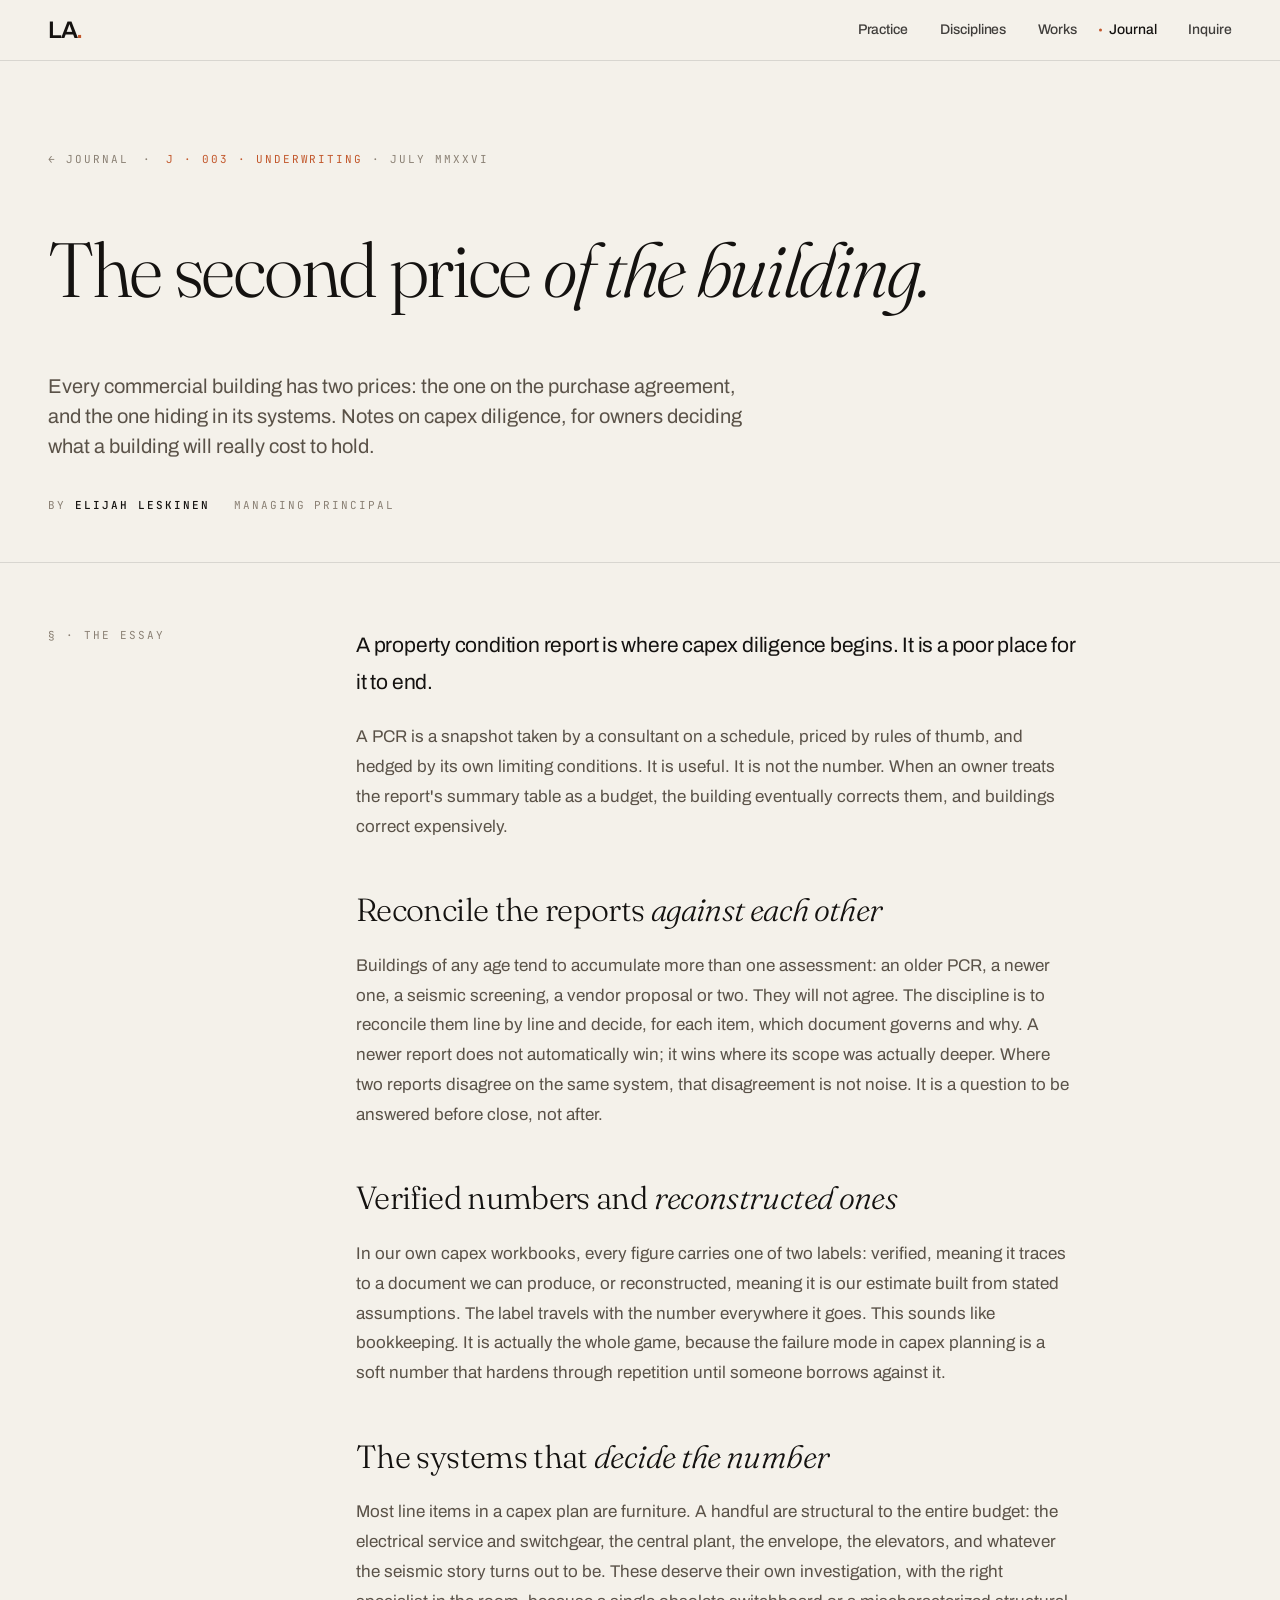
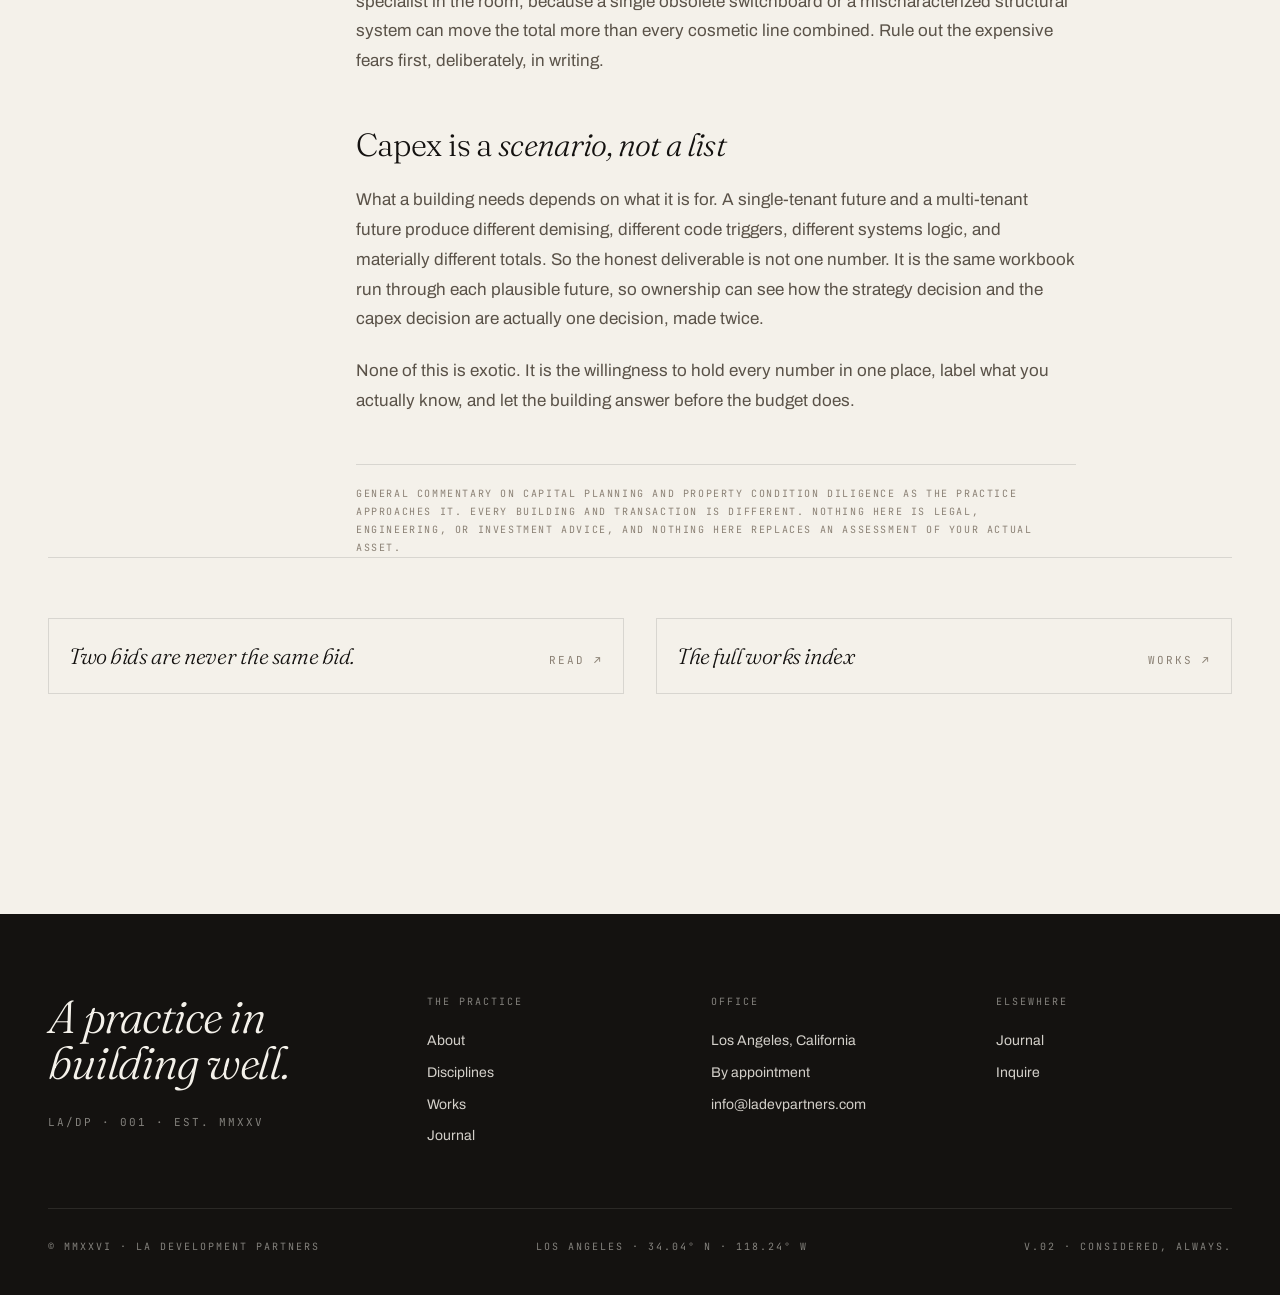
<file: journal-capex.html>
<!doctype html>
<html lang="en">
<head>
<meta charset="utf-8" />
<meta name="viewport" content="width=device-width, initial-scale=1" />
<title>The second price of the building · Journal · LA/DP</title>
<link rel="preconnect" href="https://fonts.googleapis.com">
<link rel="preconnect" href="https://fonts.gstatic.com" crossorigin>
<link href="https://fonts.googleapis.com/css2?family=Archivo:wght@300;400;500;600;700;800&family=Fraunces:ital,opsz,wght@0,9..144,300;0,9..144,400;1,9..144,300;1,9..144,400&family=Inter:wght@400;500;600&family=JetBrains+Mono:wght@300;400;500&display=swap" rel="stylesheet">
<link rel="stylesheet" href="styles.css"/>
<style>
  .art-head { padding: 90px 0 48px; border-bottom: 1px solid var(--rule); }
  .crumb { display: flex; gap: 14px; align-items: center; margin-bottom: 40px; }
  .art-title { font-family: var(--f-edit); font-weight: 300; font-size: clamp(44px, 6vw, 96px); line-height: 0.98; letter-spacing: -0.03em; max-width: 1000px; }
  .art-title i { font-style: italic; }
  .art-dek { font-size: 20px; line-height: 1.5; color: var(--fg-soft); margin-top: 26px; max-width: 720px; }
  .art-byline { display: flex; gap: 24px; margin-top: 36px; }
  .art-byline .meta b { color: var(--fg); font-weight: 500; }
  .art-body { padding: 64px 0 40px; }
  .art-body .art-grid { display: grid; grid-template-columns: 260px 1fr; gap: 48px; }
  .art-prose { max-width: 720px; }
  .art-prose p { font-size: 17px; line-height: 1.75; color: var(--fg-soft); margin: 0 0 22px; }
  .art-prose p.lead { font-family: var(--f-display); font-weight: 400; font-size: 21px; color: var(--fg); letter-spacing: -0.01em; }
  .art-prose h3 { font-family: var(--f-edit); font-weight: 300; font-size: 32px; letter-spacing: -0.02em; margin: 44px 0 16px; }
  .art-prose h3 i { font-style: italic; }
  .art-note { font-family: var(--f-mono); font-size: 10px; letter-spacing: 0.16em; color: var(--meta); text-transform: uppercase; border-top: 1px solid var(--rule); padding-top: 20px; margin-top: 48px; line-height: 1.8; }
  .nav-next { display: grid; grid-template-columns: 1fr 1fr; gap: 32px; padding: 60px 0; border-top: 1px solid var(--rule); }
  .nav-next a { display: flex; justify-content: space-between; align-items: baseline; padding: 20px; border: 1px solid var(--rule); transition: background .2s; }
  .nav-next a:hover { background: var(--card); }
  .nav-next .t { font-family: var(--f-edit); font-weight: 300; font-style: italic; font-size: 22px; letter-spacing: -0.02em; }
  @media (max-width: 768px) {
    .art-head { padding: 56px 0 32px; }
    .art-body .art-grid { grid-template-columns: 1fr; gap: 20px; }
    .art-dek { font-size: 17px; }
    .nav-next { grid-template-columns: 1fr; gap: 16px; padding: 40px 0; }
  }
</style>
</head>
<body>
<div id="nav-slot"></div>

<section class="art-head">
  <div class="container">
    <div class="crumb">
      <a class="meta" href="journal.html">← JOURNAL</a>
      <div class="meta" style="color:var(--meta)">·</div>
      <div class="meta"><span class="meta-accent">J · 003 · UNDERWRITING</span> · JULY MMXXVI</div>
    </div>
    <h1 class="art-title">The second price <i>of the building.</i></h1>
    <div class="art-dek">Every commercial building has two prices: the one on the purchase agreement, and the one hiding in its systems. Notes on capex diligence, for owners deciding what a building will really cost to hold.</div>
    <div class="art-byline">
      <div class="meta">BY <b>ELIJAH LESKINEN</b></div>
      <div class="meta">MANAGING PRINCIPAL</div>
    </div>
  </div>
</section>

<section class="art-body">
  <div class="container">
    <div class="art-grid">
      <div class="meta">§ · THE ESSAY</div>
      <div class="art-prose">
        <p class="lead">A property condition report is where capex diligence begins. It is a poor place for it to end.</p>
        <p>A PCR is a snapshot taken by a consultant on a schedule, priced by rules of thumb, and hedged by its own limiting conditions. It is useful. It is not the number. When an owner treats the report's summary table as a budget, the building eventually corrects them, and buildings correct expensively.</p>
        <h3>Reconcile the reports <i>against each other</i></h3>
        <p>Buildings of any age tend to accumulate more than one assessment: an older PCR, a newer one, a seismic screening, a vendor proposal or two. They will not agree. The discipline is to reconcile them line by line and decide, for each item, which document governs and why. A newer report does not automatically win; it wins where its scope was actually deeper. Where two reports disagree on the same system, that disagreement is not noise. It is a question to be answered before close, not after.</p>
        <h3>Verified numbers and <i>reconstructed ones</i></h3>
        <p>In our own capex workbooks, every figure carries one of two labels: verified, meaning it traces to a document we can produce, or reconstructed, meaning it is our estimate built from stated assumptions. The label travels with the number everywhere it goes. This sounds like bookkeeping. It is actually the whole game, because the failure mode in capex planning is a soft number that hardens through repetition until someone borrows against it.</p>
        <h3>The systems that <i>decide the number</i></h3>
        <p>Most line items in a capex plan are furniture. A handful are structural to the entire budget: the electrical service and switchgear, the central plant, the envelope, the elevators, and whatever the seismic story turns out to be. These deserve their own investigation, with the right specialist in the room, because a single obsolete switchboard or a mischaracterized structural system can move the total more than every cosmetic line combined. Rule out the expensive fears first, deliberately, in writing.</p>
        <h3>Capex is a <i>scenario, not a list</i></h3>
        <p>What a building needs depends on what it is for. A single-tenant future and a multi-tenant future produce different demising, different code triggers, different systems logic, and materially different totals. So the honest deliverable is not one number. It is the same workbook run through each plausible future, so ownership can see how the strategy decision and the capex decision are actually one decision, made twice.</p>
        <p>None of this is exotic. It is the willingness to hold every number in one place, label what you actually know, and let the building answer before the budget does.</p>
        <div class="art-note">General commentary on capital planning and property condition diligence as the practice approaches it. Every building and transaction is different. Nothing here is legal, engineering, or investment advice, and nothing here replaces an assessment of your actual asset.</div>
      </div>
    </div>
    <div class="nav-next">
      <a href="journal-leveling.html"><span class="t">Two bids are never the same bid.</span><span class="meta">READ ↗</span></a>
      <a href="works.html"><span class="t">The full works index</span><span class="meta">WORKS ↗</span></a>
    </div>
  </div>
</section>

<div id="footer-slot"></div>
<script src="shell.js?v=1776805947946"></script>
</body>
</html>
</file>
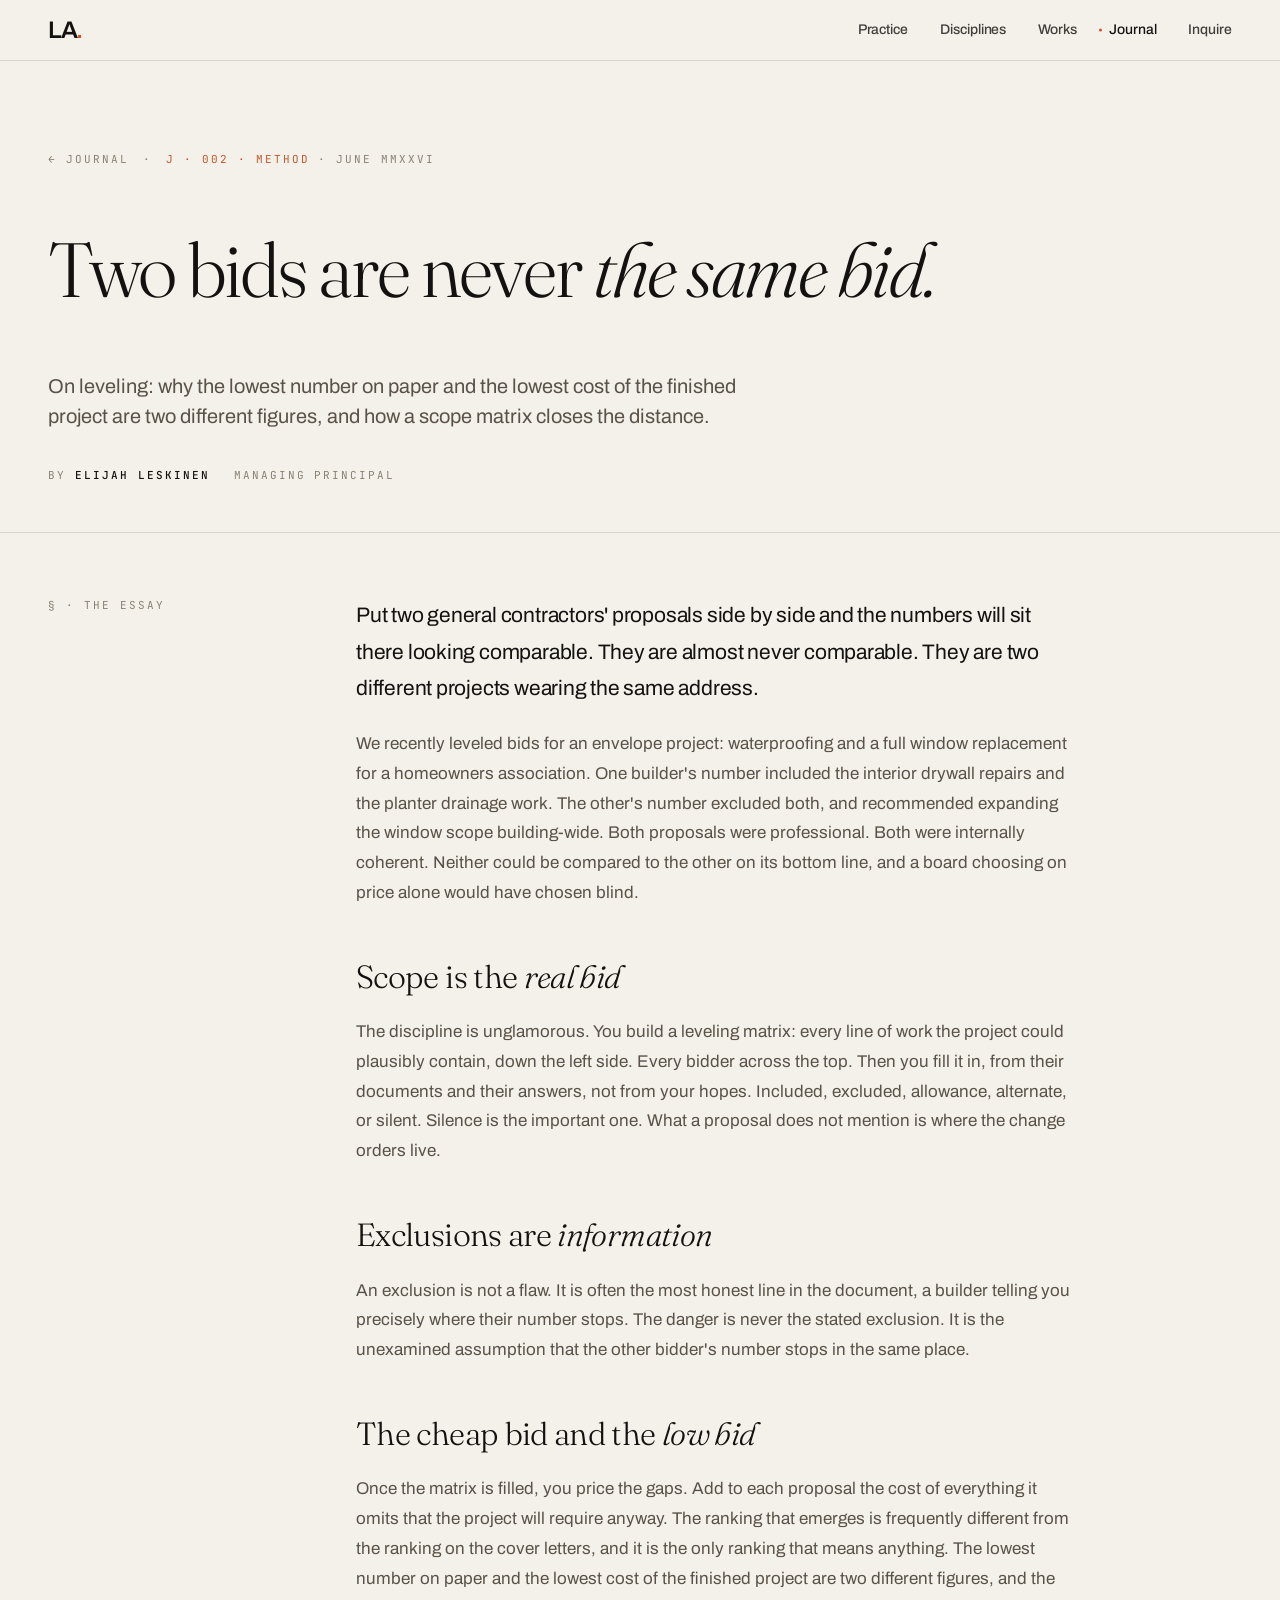
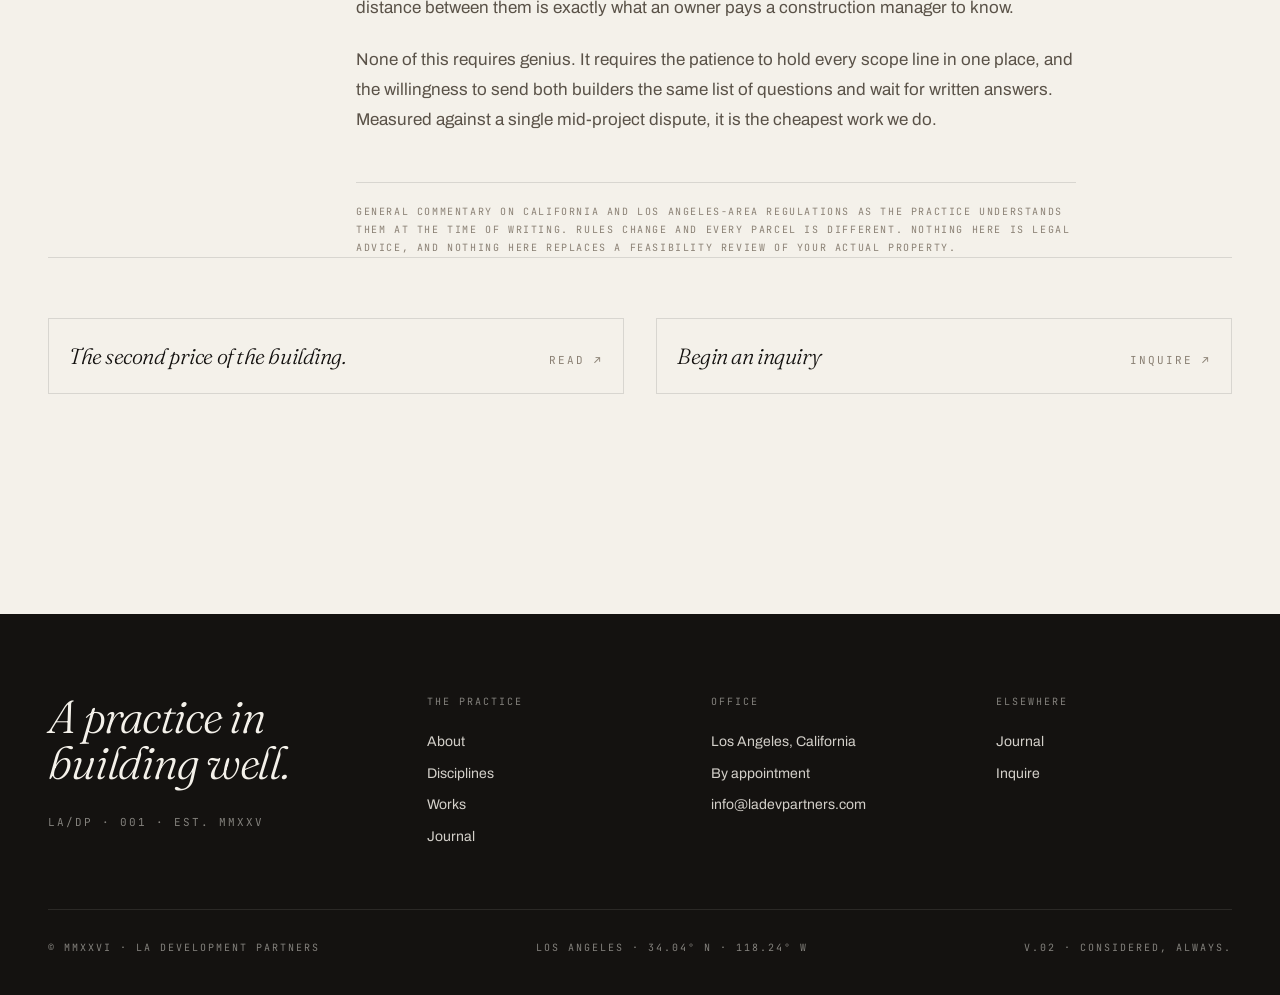
<file: journal-leveling.html>
<!doctype html>
<html lang="en">
<head>
<meta charset="utf-8" />
<meta name="viewport" content="width=device-width, initial-scale=1" />
<title>Two bids are never the same bid · Journal · LA/DP</title>
<link rel="preconnect" href="https://fonts.googleapis.com">
<link rel="preconnect" href="https://fonts.gstatic.com" crossorigin>
<link href="https://fonts.googleapis.com/css2?family=Archivo:wght@300;400;500;600;700;800&family=Fraunces:ital,opsz,wght@0,9..144,300;0,9..144,400;1,9..144,300;1,9..144,400&family=Inter:wght@400;500;600&family=JetBrains+Mono:wght@300;400;500&display=swap" rel="stylesheet">
<link rel="stylesheet" href="styles.css"/>
<style>
  .art-head { padding: 90px 0 48px; border-bottom: 1px solid var(--rule); }
  .crumb { display: flex; gap: 14px; align-items: center; margin-bottom: 40px; }
  .art-title { font-family: var(--f-edit); font-weight: 300; font-size: clamp(44px, 6vw, 96px); line-height: 0.98; letter-spacing: -0.03em; max-width: 1000px; }
  .art-title i { font-style: italic; }
  .art-dek { font-size: 20px; line-height: 1.5; color: var(--fg-soft); margin-top: 26px; max-width: 720px; }
  .art-byline { display: flex; gap: 24px; margin-top: 36px; }
  .art-byline .meta b { color: var(--fg); font-weight: 500; }
  .art-body { padding: 64px 0 40px; }
  .art-body .art-grid { display: grid; grid-template-columns: 260px 1fr; gap: 48px; }
  .art-prose { max-width: 720px; }
  .art-prose p { font-size: 17px; line-height: 1.75; color: var(--fg-soft); margin: 0 0 22px; }
  .art-prose p.lead { font-family: var(--f-display); font-weight: 400; font-size: 21px; color: var(--fg); letter-spacing: -0.01em; }
  .art-prose h3 { font-family: var(--f-edit); font-weight: 300; font-size: 32px; letter-spacing: -0.02em; margin: 44px 0 16px; }
  .art-prose h3 i { font-style: italic; }
  .art-note { font-family: var(--f-mono); font-size: 10px; letter-spacing: 0.16em; color: var(--meta); text-transform: uppercase; border-top: 1px solid var(--rule); padding-top: 20px; margin-top: 48px; line-height: 1.8; }
  .nav-next { display: grid; grid-template-columns: 1fr 1fr; gap: 32px; padding: 60px 0; border-top: 1px solid var(--rule); }
  .nav-next a { display: flex; justify-content: space-between; align-items: baseline; padding: 20px; border: 1px solid var(--rule); transition: background .2s; }
  .nav-next a:hover { background: var(--card); }
  .nav-next .t { font-family: var(--f-edit); font-weight: 300; font-style: italic; font-size: 22px; letter-spacing: -0.02em; }
  @media (max-width: 768px) {
    .art-head { padding: 56px 0 32px; }
    .art-body .art-grid { grid-template-columns: 1fr; gap: 20px; }
    .art-dek { font-size: 17px; }
    .nav-next { grid-template-columns: 1fr; gap: 16px; padding: 40px 0; }
  }
</style>
</head>
<body>
<div id="nav-slot"></div>

<section class="art-head">
  <div class="container">
    <div class="crumb">
      <a class="meta" href="journal.html">← JOURNAL</a>
      <div class="meta" style="color:var(--meta)">·</div>
      <div class="meta"><span class="meta-accent">J · 002 · METHOD</span> · JUNE MMXXVI</div>
    </div>
    <h1 class="art-title">Two bids are never <i>the same bid.</i></h1>
    <div class="art-dek">On leveling: why the lowest number on paper and the lowest cost of the finished project are two different figures, and how a scope matrix closes the distance.</div>
    <div class="art-byline">
      <div class="meta">BY <b>ELIJAH LESKINEN</b></div>
      <div class="meta">MANAGING PRINCIPAL</div>
    </div>
  </div>
</section>

<section class="art-body">
  <div class="container">
    <div class="art-grid">
      <div class="meta">§ · THE ESSAY</div>
      <div class="art-prose">
        <p class="lead">Put two general contractors' proposals side by side and the numbers will sit there looking comparable. They are almost never comparable. They are two different projects wearing the same address.</p>
        <p>We recently leveled bids for an envelope project: waterproofing and a full window replacement for a homeowners association. One builder's number included the interior drywall repairs and the planter drainage work. The other's number excluded both, and recommended expanding the window scope building-wide. Both proposals were professional. Both were internally coherent. Neither could be compared to the other on its bottom line, and a board choosing on price alone would have chosen blind.</p>
        <h3>Scope is the <i>real bid</i></h3>
        <p>The discipline is unglamorous. You build a leveling matrix: every line of work the project could plausibly contain, down the left side. Every bidder across the top. Then you fill it in, from their documents and their answers, not from your hopes. Included, excluded, allowance, alternate, or silent. Silence is the important one. What a proposal does not mention is where the change orders live.</p>
        <h3>Exclusions are <i>information</i></h3>
        <p>An exclusion is not a flaw. It is often the most honest line in the document, a builder telling you precisely where their number stops. The danger is never the stated exclusion. It is the unexamined assumption that the other bidder's number stops in the same place.</p>
        <h3>The cheap bid and the <i>low bid</i></h3>
        <p>Once the matrix is filled, you price the gaps. Add to each proposal the cost of everything it omits that the project will require anyway. The ranking that emerges is frequently different from the ranking on the cover letters, and it is the only ranking that means anything. The lowest number on paper and the lowest cost of the finished project are two different figures, and the distance between them is exactly what an owner pays a construction manager to know.</p>
        <p>None of this requires genius. It requires the patience to hold every scope line in one place, and the willingness to send both builders the same list of questions and wait for written answers. Measured against a single mid-project dispute, it is the cheapest work we do.</p>

        <div class="art-note">General commentary on California and Los Angeles-area regulations as the practice understands them at the time of writing. Rules change and every parcel is different. Nothing here is legal advice, and nothing here replaces a feasibility review of your actual property.</div>
      </div>
    </div>
    <div class="nav-next">
      <a href="journal-capex.html"><span class="t">The second price of the building.</span><span class="meta">READ ↗</span></a>
      <a href="contact.html"><span class="t">Begin an inquiry</span><span class="meta">INQUIRE ↗</span></a>
    </div>
  </div>
</section>

<div id="footer-slot"></div>
<script src="shell.js?v=1776805947946"></script>
</body>
</html>
</file>
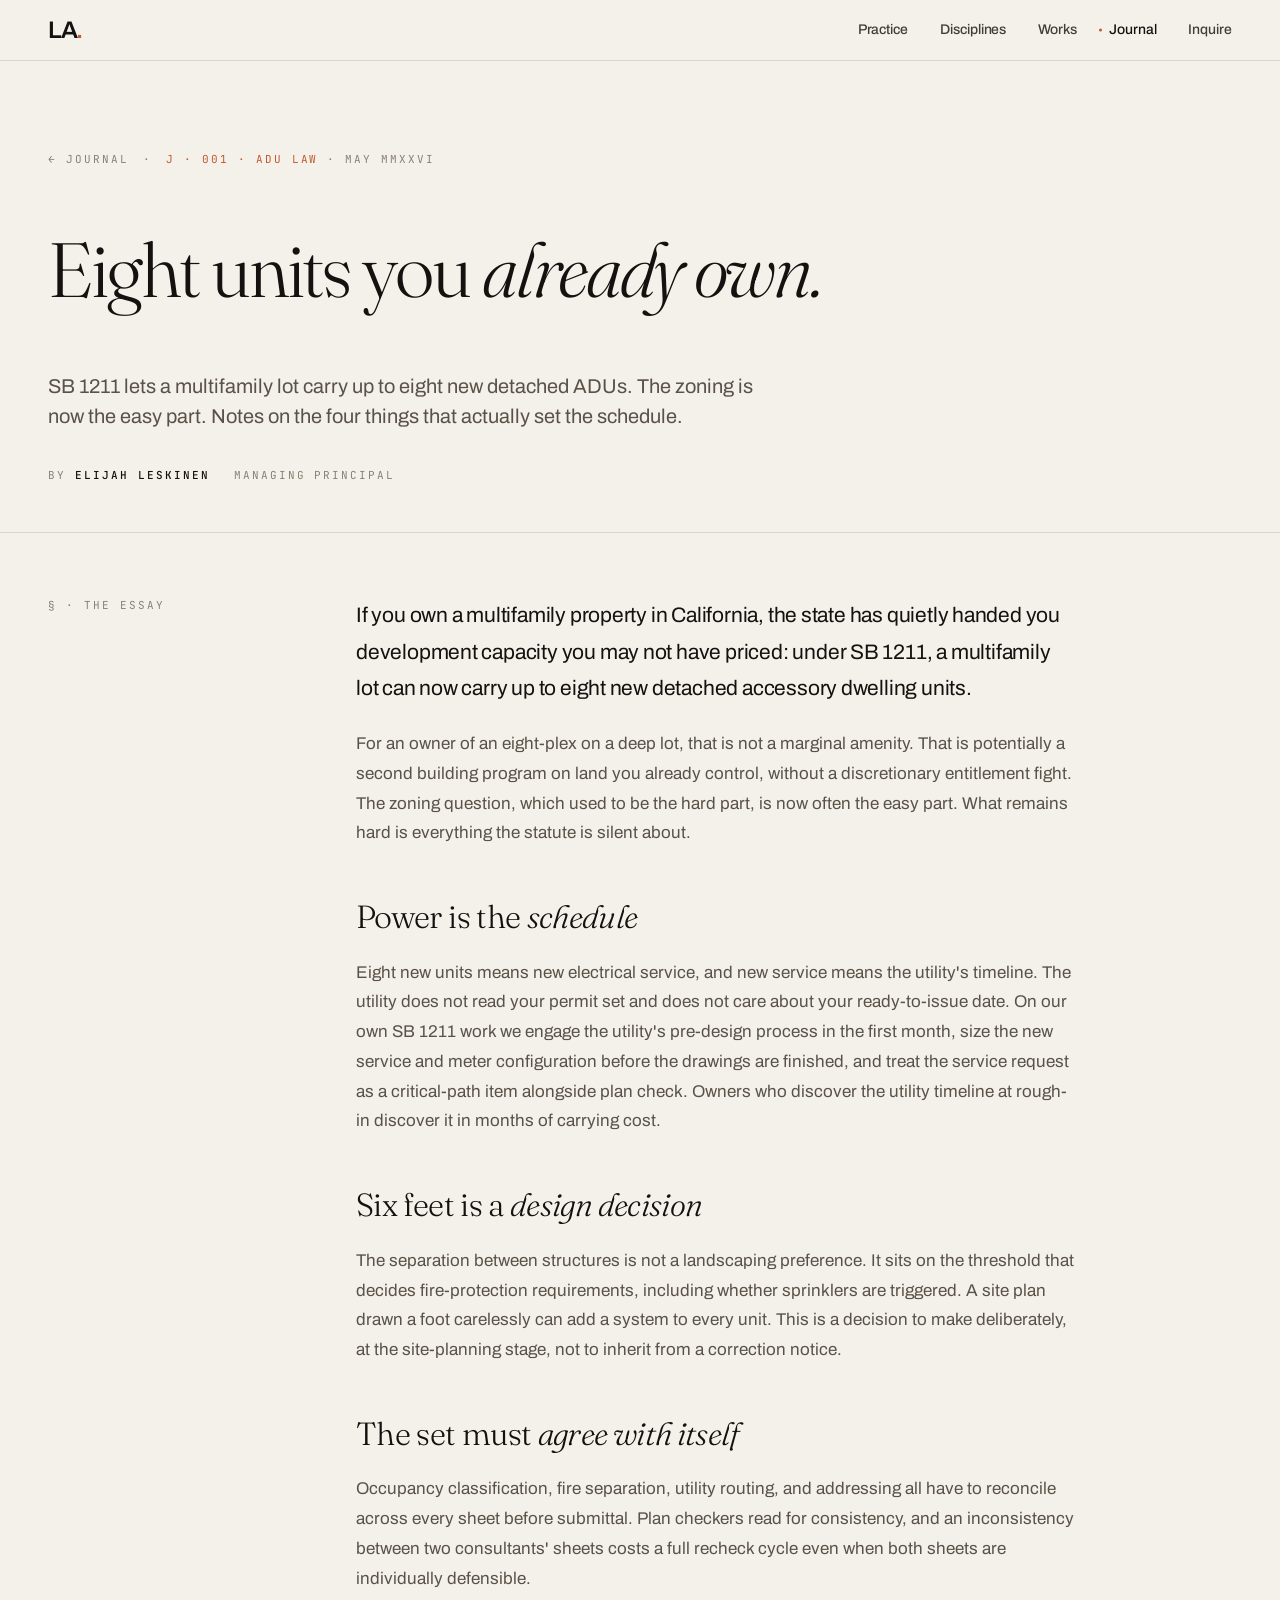
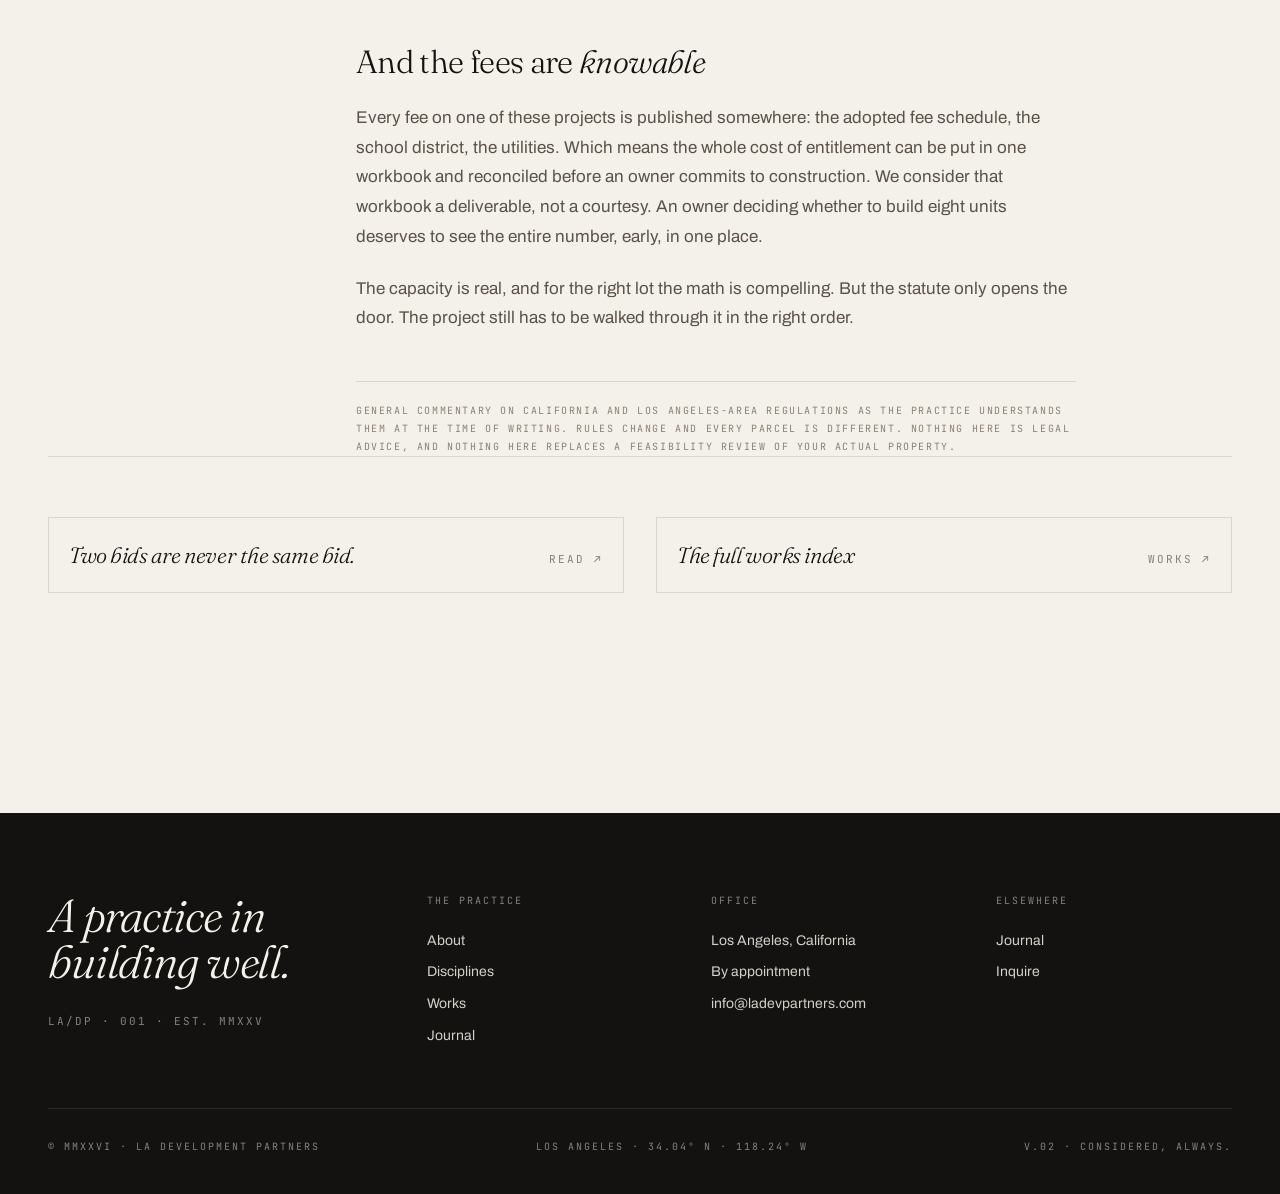
<file: journal-sb1211.html>
<!doctype html>
<html lang="en">
<head>
<meta charset="utf-8" />
<meta name="viewport" content="width=device-width, initial-scale=1" />
<title>Eight units you already own · Journal · LA/DP</title>
<link rel="preconnect" href="https://fonts.googleapis.com">
<link rel="preconnect" href="https://fonts.gstatic.com" crossorigin>
<link href="https://fonts.googleapis.com/css2?family=Archivo:wght@300;400;500;600;700;800&family=Fraunces:ital,opsz,wght@0,9..144,300;0,9..144,400;1,9..144,300;1,9..144,400&family=Inter:wght@400;500;600&family=JetBrains+Mono:wght@300;400;500&display=swap" rel="stylesheet">
<link rel="stylesheet" href="styles.css"/>
<style>
  .art-head { padding: 90px 0 48px; border-bottom: 1px solid var(--rule); }
  .crumb { display: flex; gap: 14px; align-items: center; margin-bottom: 40px; }
  .art-title { font-family: var(--f-edit); font-weight: 300; font-size: clamp(44px, 6vw, 96px); line-height: 0.98; letter-spacing: -0.03em; max-width: 1000px; }
  .art-title i { font-style: italic; }
  .art-dek { font-size: 20px; line-height: 1.5; color: var(--fg-soft); margin-top: 26px; max-width: 720px; }
  .art-byline { display: flex; gap: 24px; margin-top: 36px; }
  .art-byline .meta b { color: var(--fg); font-weight: 500; }
  .art-body { padding: 64px 0 40px; }
  .art-body .art-grid { display: grid; grid-template-columns: 260px 1fr; gap: 48px; }
  .art-prose { max-width: 720px; }
  .art-prose p { font-size: 17px; line-height: 1.75; color: var(--fg-soft); margin: 0 0 22px; }
  .art-prose p.lead { font-family: var(--f-display); font-weight: 400; font-size: 21px; color: var(--fg); letter-spacing: -0.01em; }
  .art-prose h3 { font-family: var(--f-edit); font-weight: 300; font-size: 32px; letter-spacing: -0.02em; margin: 44px 0 16px; }
  .art-prose h3 i { font-style: italic; }
  .art-note { font-family: var(--f-mono); font-size: 10px; letter-spacing: 0.16em; color: var(--meta); text-transform: uppercase; border-top: 1px solid var(--rule); padding-top: 20px; margin-top: 48px; line-height: 1.8; }
  .nav-next { display: grid; grid-template-columns: 1fr 1fr; gap: 32px; padding: 60px 0; border-top: 1px solid var(--rule); }
  .nav-next a { display: flex; justify-content: space-between; align-items: baseline; padding: 20px; border: 1px solid var(--rule); transition: background .2s; }
  .nav-next a:hover { background: var(--card); }
  .nav-next .t { font-family: var(--f-edit); font-weight: 300; font-style: italic; font-size: 22px; letter-spacing: -0.02em; }
  @media (max-width: 768px) {
    .art-head { padding: 56px 0 32px; }
    .art-body .art-grid { grid-template-columns: 1fr; gap: 20px; }
    .art-dek { font-size: 17px; }
    .nav-next { grid-template-columns: 1fr; gap: 16px; padding: 40px 0; }
  }
</style>
</head>
<body>
<div id="nav-slot"></div>

<section class="art-head">
  <div class="container">
    <div class="crumb">
      <a class="meta" href="journal.html">← JOURNAL</a>
      <div class="meta" style="color:var(--meta)">·</div>
      <div class="meta"><span class="meta-accent">J · 001 · ADU LAW</span> · MAY MMXXVI</div>
    </div>
    <h1 class="art-title">Eight units you <i>already own.</i></h1>
    <div class="art-dek">SB 1211 lets a multifamily lot carry up to eight new detached ADUs. The zoning is now the easy part. Notes on the four things that actually set the schedule.</div>
    <div class="art-byline">
      <div class="meta">BY <b>ELIJAH LESKINEN</b></div>
      <div class="meta">MANAGING PRINCIPAL</div>
    </div>
  </div>
</section>

<section class="art-body">
  <div class="container">
    <div class="art-grid">
      <div class="meta">§ · THE ESSAY</div>
      <div class="art-prose">
        <p class="lead">If you own a multifamily property in California, the state has quietly handed you development capacity you may not have priced: under SB 1211, a multifamily lot can now carry up to eight new detached accessory dwelling units.</p>
        <p>For an owner of an eight-plex on a deep lot, that is not a marginal amenity. That is potentially a second building program on land you already control, without a discretionary entitlement fight. The zoning question, which used to be the hard part, is now often the easy part. What remains hard is everything the statute is silent about.</p>
        <h3>Power is the <i>schedule</i></h3>
        <p>Eight new units means new electrical service, and new service means the utility's timeline. The utility does not read your permit set and does not care about your ready-to-issue date. On our own SB 1211 work we engage the utility's pre-design process in the first month, size the new service and meter configuration before the drawings are finished, and treat the service request as a critical-path item alongside plan check. Owners who discover the utility timeline at rough-in discover it in months of carrying cost.</p>
        <h3>Six feet is a <i>design decision</i></h3>
        <p>The separation between structures is not a landscaping preference. It sits on the threshold that decides fire-protection requirements, including whether sprinklers are triggered. A site plan drawn a foot carelessly can add a system to every unit. This is a decision to make deliberately, at the site-planning stage, not to inherit from a correction notice.</p>
        <h3>The set must <i>agree with itself</i></h3>
        <p>Occupancy classification, fire separation, utility routing, and addressing all have to reconcile across every sheet before submittal. Plan checkers read for consistency, and an inconsistency between two consultants' sheets costs a full recheck cycle even when both sheets are individually defensible.</p>
        <h3>And the fees are <i>knowable</i></h3>
        <p>Every fee on one of these projects is published somewhere: the adopted fee schedule, the school district, the utilities. Which means the whole cost of entitlement can be put in one workbook and reconciled before an owner commits to construction. We consider that workbook a deliverable, not a courtesy. An owner deciding whether to build eight units deserves to see the entire number, early, in one place.</p>
        <p>The capacity is real, and for the right lot the math is compelling. But the statute only opens the door. The project still has to be walked through it in the right order.</p>

        <div class="art-note">General commentary on California and Los Angeles-area regulations as the practice understands them at the time of writing. Rules change and every parcel is different. Nothing here is legal advice, and nothing here replaces a feasibility review of your actual property.</div>
      </div>
    </div>
    <div class="nav-next">
      <a href="journal-leveling.html"><span class="t">Two bids are never the same bid.</span><span class="meta">READ ↗</span></a>
      <a href="works.html"><span class="t">The full works index</span><span class="meta">WORKS ↗</span></a>
    </div>
  </div>
</section>

<div id="footer-slot"></div>
<script src="shell.js?v=1776805947946"></script>
</body>
</html>
</file>
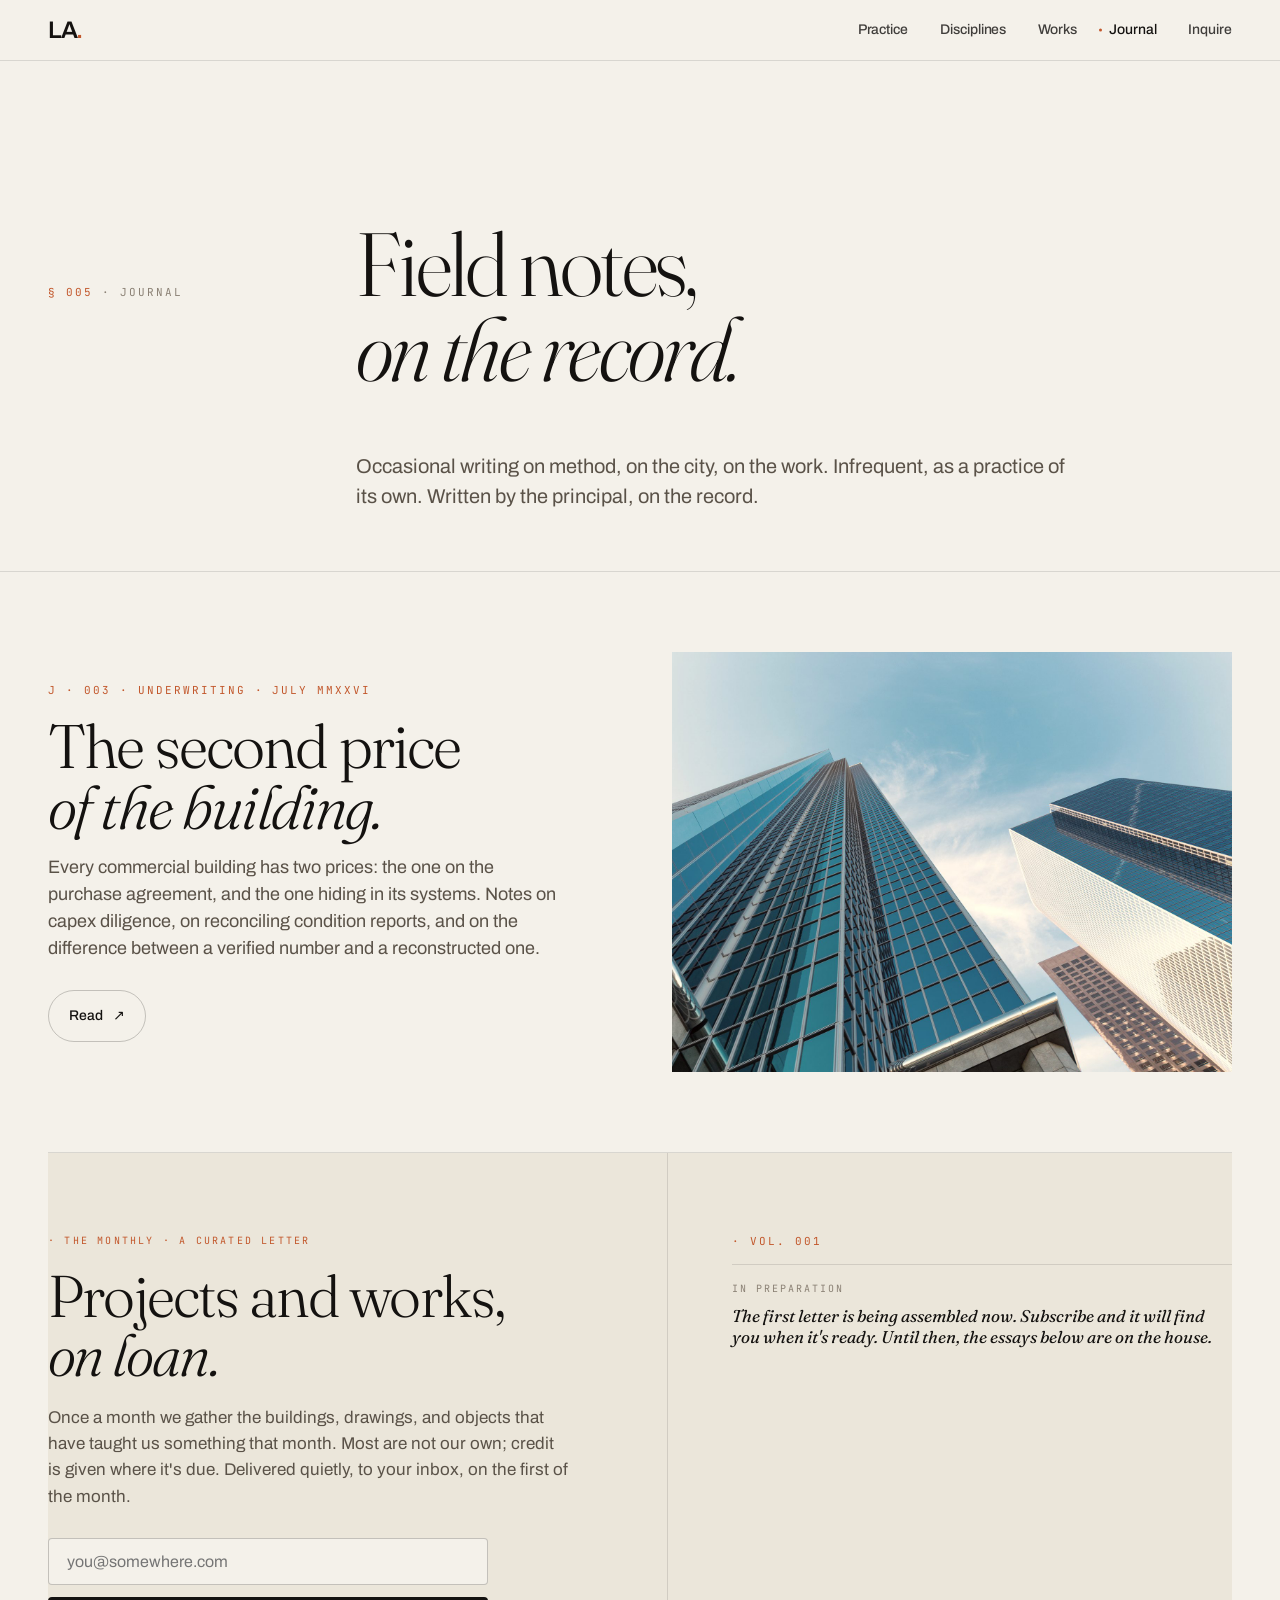
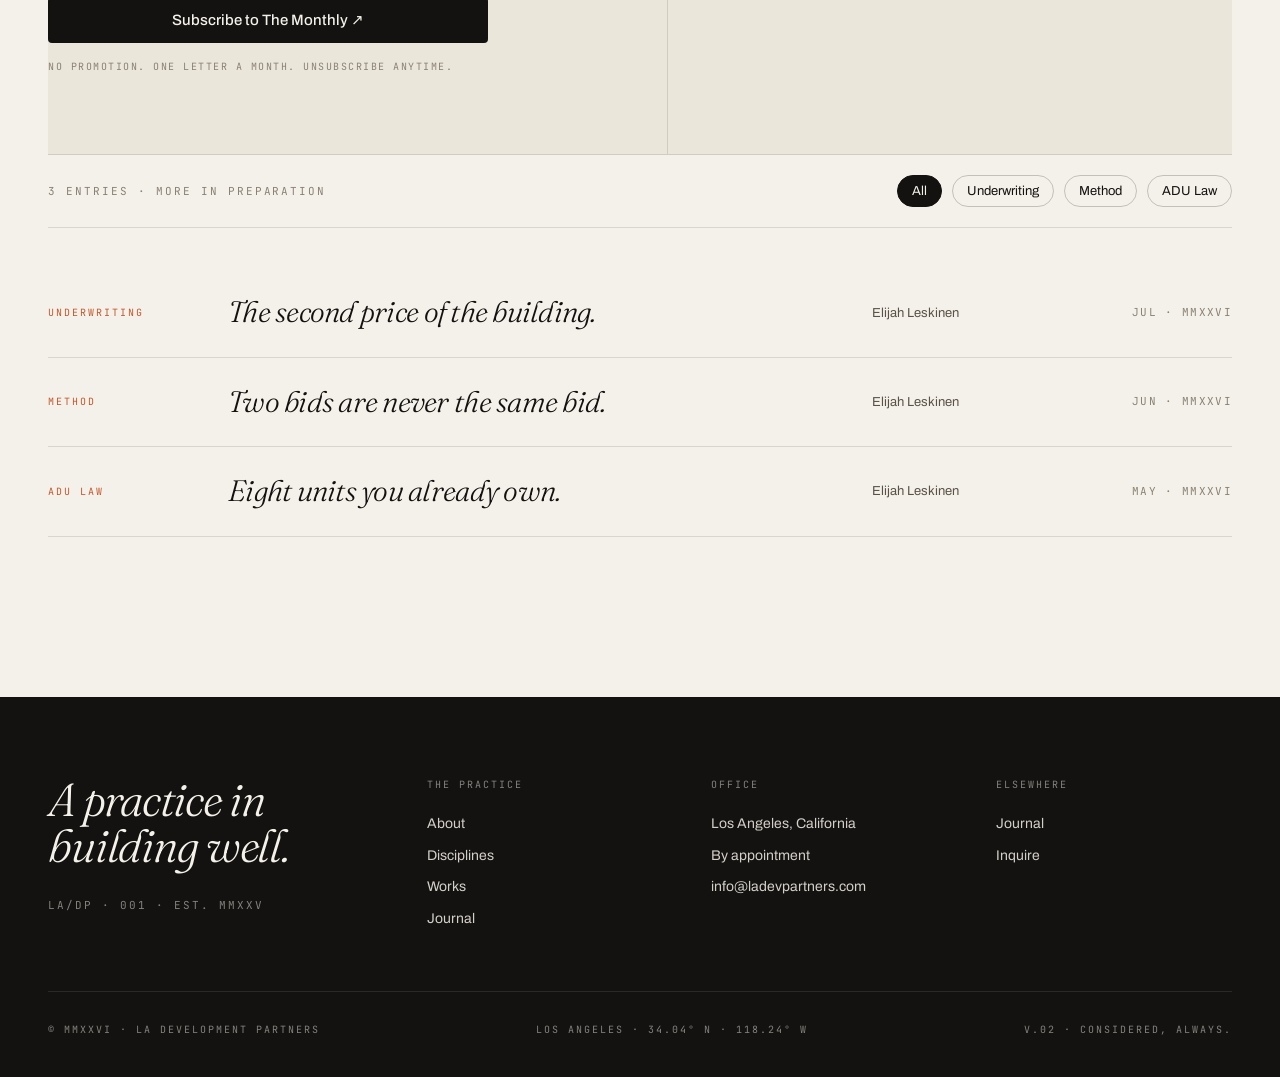
<file: journal.html>
<!doctype html>
<html lang="en">
<head>
<meta charset="utf-8" />
<meta name="viewport" content="width=device-width, initial-scale=1" />
<title>Journal · LA/DP</title>
<link rel="preconnect" href="https://fonts.googleapis.com">
<link rel="preconnect" href="https://fonts.gstatic.com" crossorigin>
<link href="https://fonts.googleapis.com/css2?family=Archivo:wght@300;400;500;600;700;800&family=Fraunces:ital,opsz,wght@0,9..144,300;0,9..144,400;1,9..144,300;1,9..144,400&family=Inter:wght@400;500;600&family=JetBrains+Mono:wght@300;400;500&display=swap" rel="stylesheet">
<link rel="stylesheet" href="styles.css"/>
<style>
  .page-head { padding: 100px 0 60px; border-bottom: 1px solid var(--rule); }
  .page-head-grid { display: grid; grid-template-columns: 260px 1fr; gap: 48px; align-items: baseline; }
  .page-title { font-family: var(--f-edit); font-weight: 300; font-size: clamp(56px, 7vw, 120px); line-height: 0.95; letter-spacing: -0.03em; }
  .lede { font-size: 20px; line-height: 1.5; color: var(--fg-soft); margin-top: 28px; max-width: 720px; }
  .feature { display: grid; grid-template-columns: 1fr 1fr; gap: 64px; align-items: center; padding: 80px 0; border-bottom: 1px solid var(--rule); }
  .feature .meta-accent { color: var(--accent); }
  .feature h2 { font-family: var(--f-edit); font-weight: 300; font-size: clamp(40px, 4.8vw, 72px); line-height: 1; letter-spacing: -0.03em; margin: 16px 0; }
  .feature h2 i { font-style: italic; }
  .feature .dek { font-size: 18px; line-height: 1.5; color: var(--fg-soft); max-width: 520px; }
  .feature .img { aspect-ratio: 4/3; }

  /* The Monthly */
  .monthly { display: grid; grid-template-columns: 1.1fr 1fr; gap: 0; border-bottom: 1px solid var(--rule); background: var(--card); }
  [data-theme="dark"] .monthly { background: rgba(244,241,234,0.03); }
  .monthly-left { padding: 80px 64px 80px 0; border-right: 1px solid var(--rule); }
  .monthly-right { padding: 80px 0 80px 64px; display: flex; flex-direction: column; justify-content: center; }
  .monthly-cap { font-family: var(--f-mono); font-size: 10px; letter-spacing: 0.22em; color: var(--accent); }
  .monthly-h { font-family: var(--f-edit); font-weight: 300; font-size: clamp(40px, 4.6vw, 72px); line-height: 1; letter-spacing: -0.03em; margin: 18px 0 20px; }
  .monthly-h i { font-style: italic; }
  .monthly-dek { font-size: 17px; line-height: 1.55; color: var(--fg-soft); max-width: 520px; margin-bottom: 28px; }
  .monthly-issues { display: flex; gap: 24px; margin-top: 36px; }
  .mi { flex: 1; padding: 16px 0; border-top: 1px solid var(--rule); }
  .mi .mi-no { font-family: var(--f-mono); font-size: 10px; letter-spacing: 0.2em; color: var(--meta); }
  .mi .mi-t { font-family: var(--f-edit); font-style: italic; font-size: 17px; line-height: 1.25; margin-top: 8px; color: var(--fg); }
  .sub-form { display: flex; flex-direction: column; gap: 12px; max-width: 440px; }
  .sub-form input { font-family: var(--f-display); font-size: 16px; padding: 14px 18px; border: 1px solid var(--rule-strong); background: var(--bg); color: var(--fg); border-radius: 4px; }
  .sub-form input:focus { outline: none; border-color: var(--accent); }
  .sub-form button { font-family: var(--f-display); font-weight: 500; font-size: 15px; padding: 14px 22px; background: var(--fg); color: var(--bg); border: 0; border-radius: 4px; cursor: pointer; transition: background .2s; }
  .sub-form button:hover { background: var(--accent); color: var(--bone); }
  .sub-fine { font-family: var(--f-mono); font-size: 10px; letter-spacing: 0.15em; color: var(--meta); text-transform: uppercase; margin-top: 4px; }
  .sub-thanks { font-family: var(--f-edit); font-style: italic; font-size: 19px; color: var(--fg); padding: 14px 0; }
  .jlist { padding: 40px 0; }
  .j-row { display: grid; grid-template-columns: 140px 1fr 200px 120px; gap: 40px; align-items: center; padding: 28px 0; border-bottom: 1px solid var(--rule); cursor: pointer; transition: background .2s; }
  .j-row:hover { background: var(--card); }
  .j-row .tag { font-family: var(--f-mono); font-size: 10px; letter-spacing: 0.2em; color: var(--accent); text-transform: uppercase; }
  .j-row .t { font-family: var(--f-edit); font-weight: 300; font-style: italic; font-size: clamp(22px, 2.3vw, 32px); line-height: 1.1; letter-spacing: -0.025em; }
  .j-row .a { font-family: var(--f-display); font-size: 13px; color: var(--fg-soft); }
  .j-row .d { font-family: var(--f-mono); font-size: 11px; letter-spacing: 0.12em; color: var(--meta); text-align: right; }
  .filter-bar { display: flex; gap: 10px; padding: 20px 0; border-bottom: 1px solid var(--rule); }
  .filter-bar .meta { margin-right: auto; align-self: center; }
  .fbtn { font-family: var(--f-display); font-size: 13px; padding: 8px 14px; border: 1px solid var(--rule-strong); background: transparent; color: var(--fg); border-radius: 999px; cursor: pointer; }
  .fbtn.active { background: var(--fg); color: var(--bg); border-color: var(--fg); }

  @media (max-width: 768px) {
    .page-head { padding: 60px 0 40px; }
    .page-head-grid { grid-template-columns: 1fr; gap: 14px; }
    .page-title { font-size: clamp(36px, 9vw, 56px); }
    .lede { font-size: 17px; }
    .feature { grid-template-columns: 1fr; gap: 32px; }
    .feature h2 { font-size: clamp(32px, 7vw, 52px); }
    .monthly { grid-template-columns: 1fr; }
    .monthly-left { padding: 40px 24px; border-right: 0; border-bottom: 1px solid var(--rule); }
    .monthly-right { padding: 32px 24px; }
    .monthly-h { font-size: clamp(32px, 7vw, 52px); }
    .monthly-issues { flex-direction: column; gap: 16px; }
    .j-row { grid-template-columns: 1fr; gap: 8px; padding: 20px 0; }
    .j-row .a { font-size: 12px; }
    .j-row .d { text-align: left; }
    .filter-bar { flex-wrap: wrap; gap: 8px; }
    .fbtn { padding: 10px 16px; min-height: 44px; }
  }

  @media (max-width: 480px) {
    .page-title { font-size: 36px; }
    .feature h2 { font-size: 32px; }
    .monthly-h { font-size: 32px; }
  }
</style>
</head>
<body>
<div id="nav-slot"></div>

<header class="page-head">
  <div class="container">
    <div class="page-head-grid">
      <div class="meta"><span class="meta-accent">§ 005</span> · JOURNAL</div>
      <div>
        <h1 class="page-title">Field notes,<br/><i>on the record.</i></h1>
        <div class="lede">Occasional writing on method, on the city, on the work. Infrequent, as a practice of its own. Written by the principal, on the record.</div>
      </div>
    </div>
  </div>
</header>

<section>
  <div class="container">

    <div class="feature">
      <div>
        <div class="meta meta-accent">J · 003 · UNDERWRITING · JULY MMXXVI</div>
        <h2>The second price<br/><i>of the building.</i></h2>
        <div class="dek">Every commercial building has two prices: the one on the purchase agreement, and the one hiding in its systems. Notes on capex diligence, on reconciling condition reports, and on the difference between a verified number and a reconstructed one.</div>
        <a href="journal-capex.html" class="btn btn-ghost" style="margin-top:28px;">Read <span class="arrow">↗</span></a>
      </div>
      <div class="img" style="background-image:url('j003-1.jpg'); background-size:cover; background-position:center;"></div>
    </div>

    <!-- ── The Monthly ──────────────────────────────── -->
    <div class="monthly">
      <div class="monthly-left">
        <div class="monthly-cap">· THE MONTHLY · A CURATED LETTER</div>
        <h2 class="monthly-h">Projects and works,<br/><i>on loan.</i></h2>
        <div class="monthly-dek">Once a month we gather the buildings, drawings, and objects that have taught us something that month. Most are not our own; credit is given where it's due. Delivered quietly, to your inbox, on the first of the month.</div>
        <form class="sub-form" id="sub-form" name="subscribe" method="POST" action="/" data-netlify="true" netlify-honeypot="bot-field" novalidate>
          <input type="hidden" name="form-name" value="subscribe"/>
          <p style="display:none;"><label>Leave this empty: <input name="bot-field"/></label></p>
          <input type="email" name="email" placeholder="you@somewhere.com" required />
          <button type="submit">Subscribe to The Monthly <span class="arrow">↗</span></button>
          <div class="sub-fine">No promotion. One letter a month. Unsubscribe anytime.</div>
        </form>
      </div>
      <div class="monthly-right">
        <div class="meta" style="color:var(--accent); margin-bottom:14px;">· VOL. 001</div>
        <div class="mi">
          <div class="mi-no">IN PREPARATION</div>
          <div class="mi-t">The first letter is being assembled now. Subscribe and it will find you when it's ready. Until then, the essays below are on the house.</div>
        </div>
      </div>
    </div>

    <div class="filter-bar">
      <div class="meta">3 ENTRIES · MORE IN PREPARATION</div>
      <button class="fbtn active">All</button>
      <button class="fbtn">Underwriting</button>
      <button class="fbtn">Method</button>
      <button class="fbtn">ADU Law</button>
    </div>

    <div class="jlist">
      <a class="j-row" href="journal-capex.html" style="text-decoration:none;"><div class="tag">UNDERWRITING</div><div class="t">The second price <i>of the building.</i></div><div class="a">Elijah Leskinen</div><div class="d">JUL · MMXXVI</div></a>
      <a class="j-row" href="journal-leveling.html" style="text-decoration:none;"><div class="tag">METHOD</div><div class="t">Two bids are never the same bid.</div><div class="a">Elijah Leskinen</div><div class="d">JUN · MMXXVI</div></a>
      <a class="j-row" href="journal-sb1211.html" style="text-decoration:none;"><div class="tag">ADU LAW</div><div class="t">Eight units you <i>already own.</i></div><div class="a">Elijah Leskinen</div><div class="d">MAY · MMXXVI</div></a>
    </div>

  </div>
</section>

<script>
  // Subscribe form: posts to Netlify Forms
  const subForm = document.getElementById('sub-form');
  if (subForm) {
    subForm.addEventListener('submit', (e) => {
      e.preventDefault();
      const email = subForm.email.value.trim();
      if (!email || !/^\S+@\S+\.\S+$/.test(email)) {
        subForm.email.focus();
        subForm.email.style.borderColor = 'var(--accent)';
        return;
      }
      fetch('/', {
        method: 'POST',
        headers: { 'Content-Type': 'application/x-www-form-urlencoded' },
        body: new URLSearchParams(new FormData(subForm)).toString()
      }).then(r => {
        if (!r.ok) throw new Error('send failed');
        subForm.innerHTML = `<div class="sub-thanks">Considered. You'll receive the next issue when it arrives.</div><div class="sub-fine">Subscribed as <b style="color:var(--fg);">${email}</b></div>`;
      }).catch(() => {
        subForm.email.style.borderColor = 'var(--accent)';
        alert('Something went wrong. Please email info@ladevpartners.com to subscribe.');
      });
    });
  }
</script>

<div id="footer-slot"></div>
<script>
  document.querySelectorAll('.fbtn').forEach(b => {
    b.addEventListener('click', () => {
      document.querySelectorAll('.fbtn').forEach(x => x.classList.toggle('active', x === b));
      const want = b.textContent.trim().toUpperCase();
      document.querySelectorAll('.j-row').forEach(row => {
        const tag = (row.querySelector('.tag')?.textContent || '').trim().toUpperCase();
        row.style.display = (want === 'ALL' || tag === want) ? '' : 'none';
      });
    });
  });
</script>
<script src="shell.js?v=1776805947946"></script>
</body>
</html>
</file>
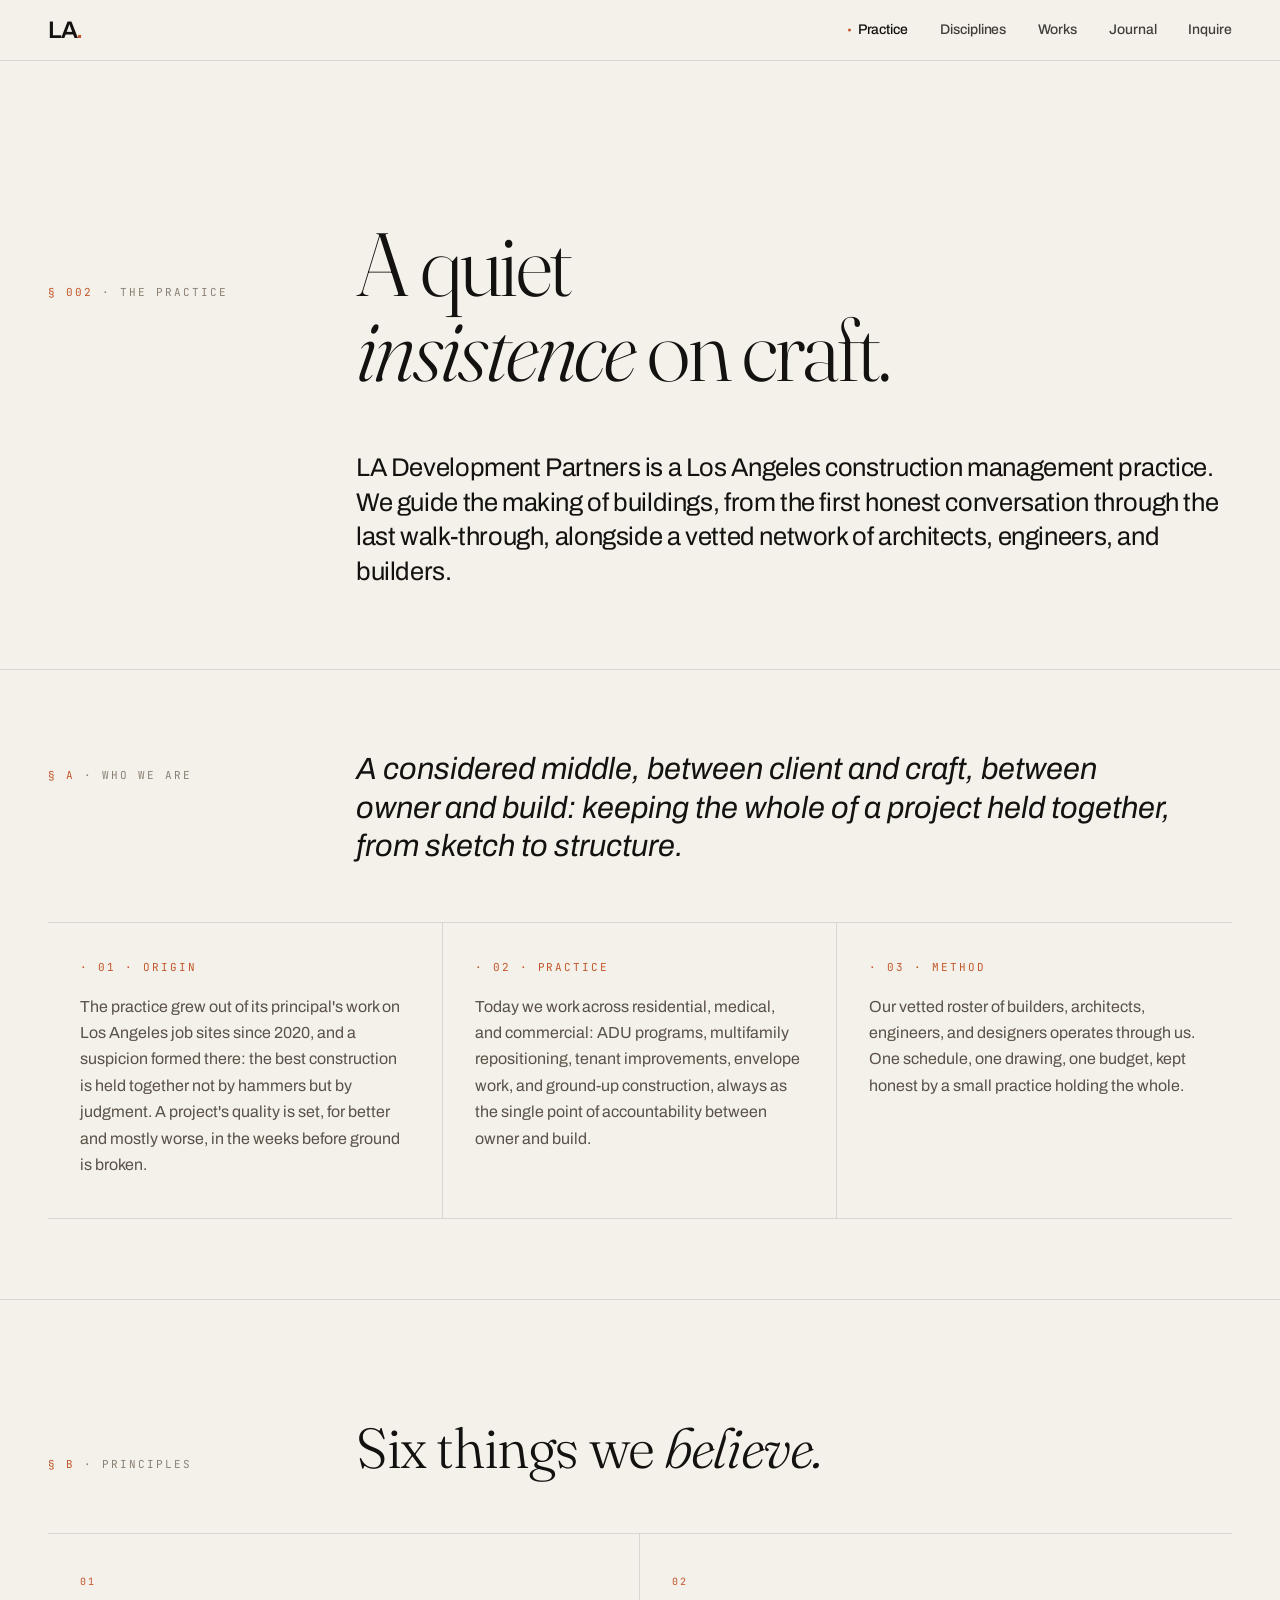
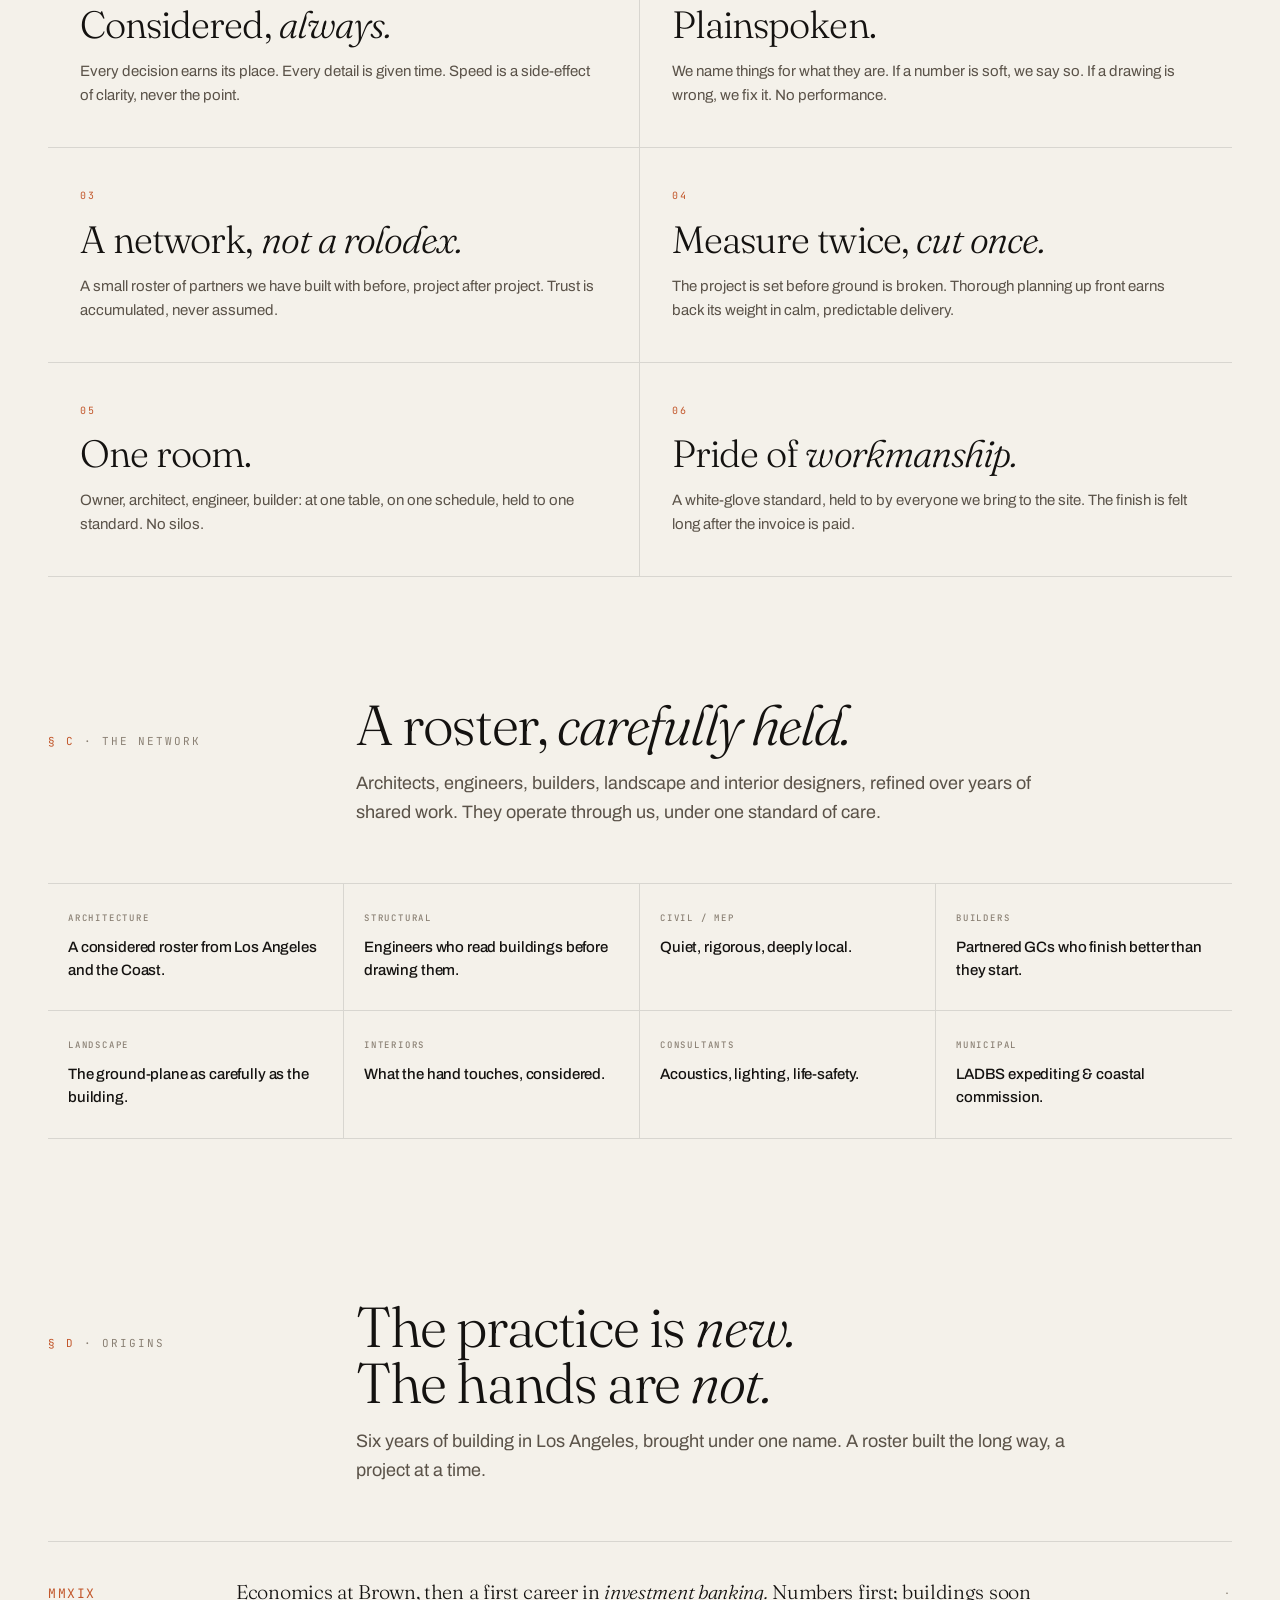
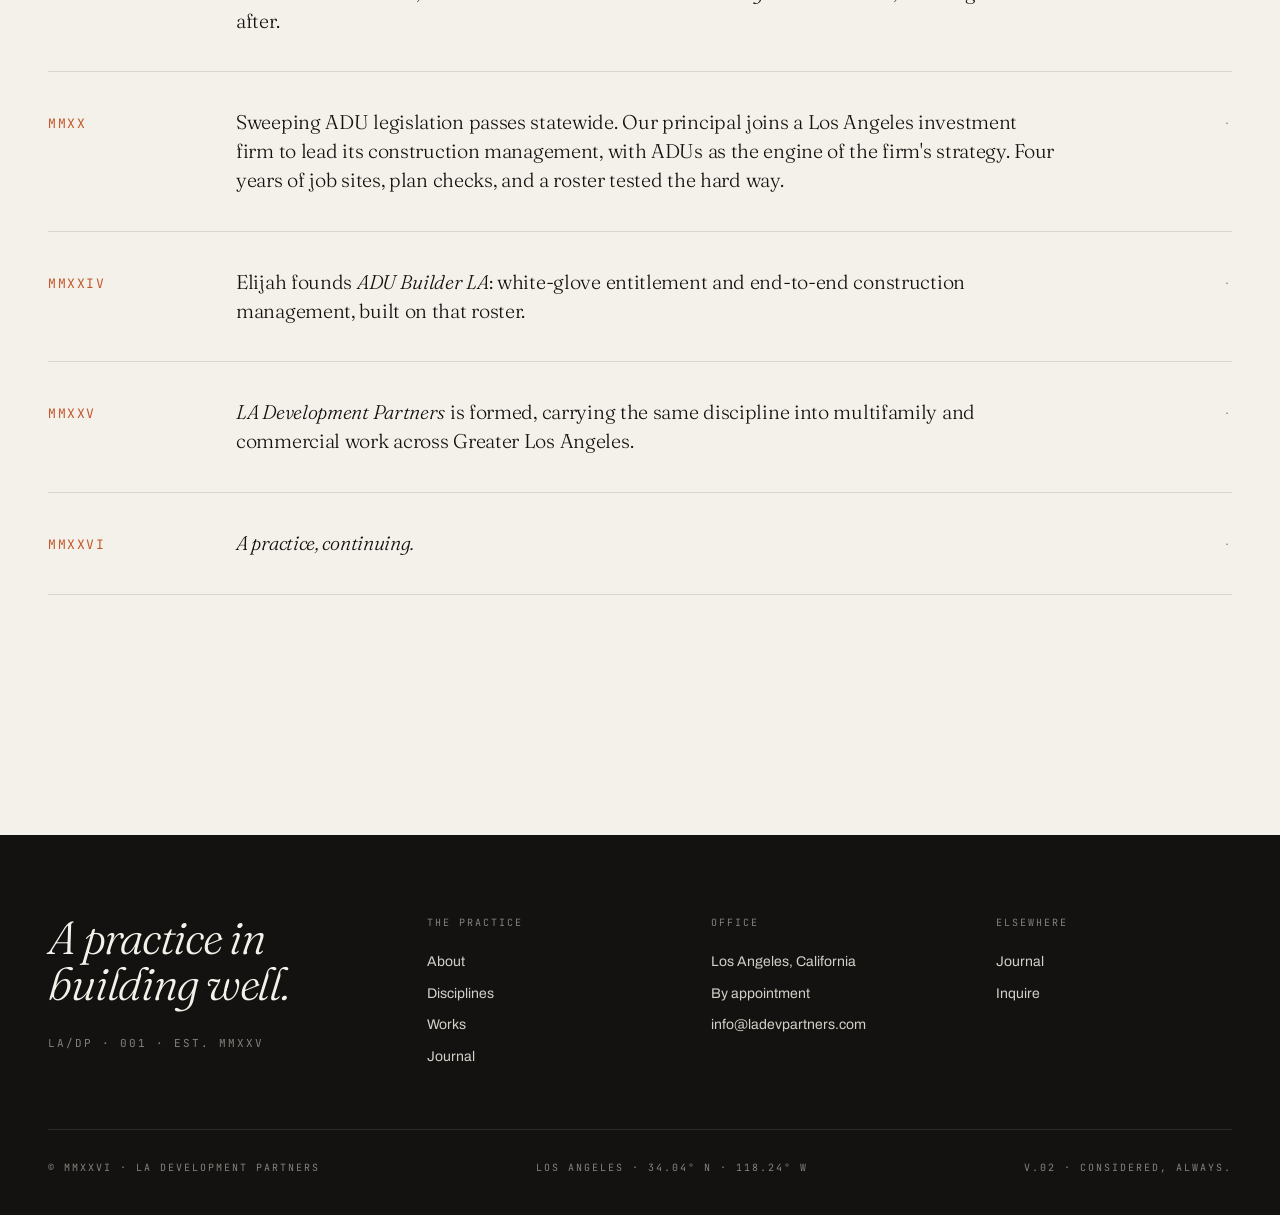
<file: practice.html>
<!doctype html>
<html lang="en">
<head>
<meta charset="utf-8" />
<meta name="viewport" content="width=device-width, initial-scale=1" />
<title>The Practice · LA/DP</title>
<link rel="preconnect" href="https://fonts.googleapis.com">
<link rel="preconnect" href="https://fonts.gstatic.com" crossorigin>
<link href="https://fonts.googleapis.com/css2?family=Archivo:wght@300;400;500;600;700;800&family=Fraunces:ital,opsz,wght@0,9..144,300;0,9..144,400;1,9..144,300;1,9..144,400&family=Inter:wght@400;500;600&family=JetBrains+Mono:wght@300;400;500&display=swap" rel="stylesheet">
<link rel="stylesheet" href="styles.css"/>
<style>
  .page-head { padding: 100px 0 80px; border-bottom: 1px solid var(--rule); }
  .page-head-grid { display: grid; grid-template-columns: 260px 1fr; gap: 48px; align-items: baseline; }
  .page-title { font-family: var(--f-edit); font-weight: 300; font-size: clamp(56px, 7vw, 120px); line-height: 0.95; letter-spacing: -0.03em; }
  .lede { font-size: clamp(22px, 2vw, 30px); line-height: 1.35; color: var(--fg); font-family: var(--f-display); font-weight: 400; letter-spacing: -0.015em; max-width: 880px; margin-top: 40px; }
  .text-body { padding: 80px 0; border-bottom: 1px solid var(--rule); }
  .text-body p { font-size: 17px; line-height: 1.7; color: var(--fg-soft); margin: 0 0 22px; }
  .text-body p b { color: var(--fg); font-weight: 500; }
  .who-grid { display: grid; grid-template-columns: repeat(3, 1fr); gap: 0; border-top: 1px solid var(--rule); border-bottom: 1px solid var(--rule); }
  .who-col { padding: 36px 32px 40px; border-right: 1px solid var(--rule); }
  .who-col:last-child { border-right: 0; }
  .who-col .who-cap { color: var(--accent); margin-bottom: 18px; }
  .who-col p { font-size: 16px; line-height: 1.65; color: var(--fg-soft); margin: 0; max-width: 42ch; }
  .principles { display: grid; grid-template-columns: repeat(2, 1fr); gap: 0; border-top: 1px solid var(--rule); }
  .principle { padding: 40px 32px; border-bottom: 1px solid var(--rule); }
  .principle:nth-child(odd) { border-right: 1px solid var(--rule); }
  .principle .n { font-family: var(--f-mono); font-size: 10px; letter-spacing: 0.2em; color: var(--accent); }
  .principle h3 { font-family: var(--f-edit); font-weight: 300; font-size: 38px; line-height: 1.05; letter-spacing: -0.025em; margin: 16px 0 14px; }
  .principle h3 i { font-style: italic; }
  .principle p { font-size: 15px; line-height: 1.6; color: var(--fg-soft); margin: 0; max-width: 520px; }
  .partners-grid { display: grid; grid-template-columns: repeat(4, 1fr); gap: 0; border-top: 1px solid var(--rule); }
  .partner { padding: 28px 20px; border-bottom: 1px solid var(--rule); border-right: 1px solid var(--rule); font-family: var(--f-display); font-weight: 500; font-size: 15px; letter-spacing: -0.01em; min-height: 120px; display: flex; flex-direction: column; justify-content: flex-start; }
  .partner:nth-child(4n) { border-right: 0; }
  .partner .cat { font-family: var(--f-mono); font-size: 9px; letter-spacing: 0.2em; color: var(--meta); margin-bottom: 10px; }
  .people { display: grid; grid-template-columns: repeat(5, 1fr); gap: 20px; }
  .person .avatar { aspect-ratio: 4/5; }
  .person h4 { font-family: var(--f-display); font-weight: 500; font-size: 17px; letter-spacing: -0.01em; margin: 14px 0 4px; }
  .person .role { font-family: var(--f-edit); font-style: italic; font-size: 13px; line-height: 1.35; color: var(--fg-soft); }
  @media (max-width: 960px) { .people { grid-template-columns: repeat(2, 1fr); } }
  .timeline { border-top: 1px solid var(--rule); }
  .tl-row { display: grid; grid-template-columns: 140px 1fr 60px; gap: 48px; align-items: start; padding: 36px 0; border-bottom: 1px solid var(--rule); }
  .tl-yr { font-family: var(--f-mono); font-size: 13px; letter-spacing: 0.12em; color: var(--accent); padding-top: 6px; }
  .tl-t { font-family: var(--f-edit); font-weight: 300; font-size: clamp(19px, 1.55vw, 24px); line-height: 1.45; letter-spacing: -0.015em; color: var(--fg); max-width: 820px; }
  .tl-t i { font-style: italic; color: var(--fg); }
  .tl-m { font-family: var(--f-mono); font-size: 10px; letter-spacing: 0.2em; color: var(--meta); text-align: right; padding-top: 8px; }
  @media (max-width: 720px) {
    .tl-row { grid-template-columns: 1fr; gap: 10px; }
    .tl-m { display: none; }
  }

  @media (max-width: 768px) {
    .page-head { padding: 60px 0 48px; }
    .page-head-grid { grid-template-columns: 1fr; gap: 14px; }
    .page-title { font-size: clamp(36px, 9vw, 56px); }
    .lede { font-size: 18px; margin-top: 24px; }
    .text-body { padding: 48px 0; }
    .who-grid { grid-template-columns: 1fr; }
    .who-col { border-right: 0; border-bottom: 1px solid var(--rule); padding: 28px 0; }
    .who-col:last-child { border-bottom: 0; }
    .principles { grid-template-columns: 1fr; }
    .principle { border-right: 0; }
    .principle h3 { font-size: 28px; }
    .partners-grid { grid-template-columns: repeat(2, 1fr); }
    .partner:nth-child(2n) { border-right: 0; }
    .partner:nth-child(odd) { border-right: 1px solid var(--rule); }
    .people { grid-template-columns: repeat(2, 1fr); gap: 24px; }
    .tl-yr { font-size: 11px; }
  }

  @media (max-width: 480px) {
    .page-title { font-size: 36px; }
    .partners-grid { grid-template-columns: 1fr; }
    .partner { border-right: 0; }
    .partner:nth-child(odd) { border-right: 0; }
    .people { grid-template-columns: 1fr; gap: 32px; }
    .principle h3 { font-size: 24px; }
  }
</style>
</head>
<body>
<div id="nav-slot"></div>

<header class="page-head">
  <div class="container">
    <div class="page-head-grid">
      <div class="meta"><span class="meta-accent">§ 002</span> · THE PRACTICE</div>
      <div>
        <h1 class="page-title">A quiet<br/><i>insistence</i> on craft.</h1>
        <div class="lede">LA Development Partners is a Los Angeles construction management practice. We guide the making of buildings, from the first honest conversation through the last walk-through, alongside a vetted network of architects, engineers, and builders.</div>
      </div>
    </div>
  </div>
</header>

<section class="text-body">
  <div class="container" style="display:contents;">
    <div class="container">
      <div class="page-head-grid" style="margin-bottom:56px;">
        <div class="meta"><span class="meta-accent">§ A</span> · WHO WE ARE</div>
        <div>
          <p style="font-family:var(--f-display); font-style:italic; font-size:clamp(26px,2.4vw,38px); line-height:1.25; color:var(--fg); max-width:820px; margin:0;">
            A considered middle, between client and craft, between owner and build: keeping the whole of a project held together, from sketch to structure.
          </p>
        </div>
      </div>

      <div class="who-grid">
        <div class="who-col">
          <div class="meta who-cap">· 01 · ORIGIN</div>
          <p>The practice grew out of its principal's work on Los Angeles job sites since 2020, and a suspicion formed there: the best construction is held together not by hammers but by judgment. A project's quality is set, for better and mostly worse, in the weeks before ground is broken.</p>
        </div>
        <div class="who-col">
          <div class="meta who-cap">· 02 · PRACTICE</div>
          <p>Today we work across residential, medical, and commercial: ADU programs, multifamily repositioning, tenant improvements, envelope work, and ground-up construction, always as the single point of accountability between owner and build.</p>
        </div>
        <div class="who-col">
          <div class="meta who-cap">· 03 · METHOD</div>
          <p>Our vetted roster of builders, architects, engineers, and designers operates through us. One schedule, one drawing, one budget, kept honest by a small practice holding the whole.</p>
        </div>
      </div>
    </div>
  </div>
</section>

<section class="section">
  <div class="container">
    <div class="section-head">
      <div class="meta"><span class="meta-accent">§ B</span> · PRINCIPLES</div>
      <div class="edit" style="font-size:clamp(40px,4.4vw,72px); line-height:1;">Six things we <i>believe.</i></div>
    </div>
    <div class="principles">
      <div class="principle"><div class="n">01</div><h3>Considered, <i>always.</i></h3><p>Every decision earns its place. Every detail is given time. Speed is a side-effect of clarity, never the point.</p></div>
      <div class="principle"><div class="n">02</div><h3>Plainspoken.</h3><p>We name things for what they are. If a number is soft, we say so. If a drawing is wrong, we fix it. No performance.</p></div>
      <div class="principle"><div class="n">03</div><h3>A network, <i>not a rolodex.</i></h3><p>A small roster of partners we have built with before, project after project. Trust is accumulated, never assumed.</p></div>
      <div class="principle"><div class="n">04</div><h3>Measure twice, <i>cut once.</i></h3><p>The project is set before ground is broken. Thorough planning up front earns back its weight in calm, predictable delivery.</p></div>
      <div class="principle"><div class="n">05</div><h3>One room.</h3><p>Owner, architect, engineer, builder: at one table, on one schedule, held to one standard. No silos.</p></div>
      <div class="principle"><div class="n">06</div><h3>Pride of <i>workmanship.</i></h3><p>A white-glove standard, held to by everyone we bring to the site. The finish is felt long after the invoice is paid.</p></div>
    </div>
  </div>
</section>

<section class="section" style="padding-top:0;">
  <div class="container">
    <div class="section-head">
      <div class="meta"><span class="meta-accent">§ C</span> · THE NETWORK</div>
      <div>
        <div class="edit" style="font-size:clamp(40px,4.4vw,72px); line-height:1;">A roster, <i>carefully held.</i></div>
        <div class="body-lg mt-16" style="max-width:680px;">Architects, engineers, builders, landscape and interior designers, refined over years of shared work. They operate through us, under one standard of care.</div>
      </div>
    </div>
    <div class="partners-grid">
      <div class="partner"><div class="cat">ARCHITECTURE</div><div>A considered roster from Los Angeles and the Coast.</div></div>
      <div class="partner"><div class="cat">STRUCTURAL</div><div>Engineers who read buildings before drawing them.</div></div>
      <div class="partner"><div class="cat">CIVIL / MEP</div><div>Quiet, rigorous, deeply local.</div></div>
      <div class="partner"><div class="cat">BUILDERS</div><div>Partnered GCs who finish better than they start.</div></div>
      <div class="partner"><div class="cat">LANDSCAPE</div><div>The ground-plane as carefully as the building.</div></div>
      <div class="partner"><div class="cat">INTERIORS</div><div>What the hand touches, considered.</div></div>
      <div class="partner"><div class="cat">CONSULTANTS</div><div>Acoustics, lighting, life-safety.</div></div>
      <div class="partner"><div class="cat">MUNICIPAL</div><div>LADBS expediting & coastal commission.</div></div>
    </div>
  </div>
</section>



<section class="section" style="padding-top:40px;">
  <div class="container">
    <div class="section-head">
      <div class="meta"><span class="meta-accent">§ D</span> · ORIGINS</div>
      <div>
        <div class="edit" style="font-size:clamp(40px,4.4vw,72px); line-height:1;">The practice is <i>new.</i><br/>The hands are <i>not.</i></div>
        <div class="body-lg mt-16" style="max-width:720px;">Six years of building in Los Angeles, brought under one name. A roster built the long way, a project at a time.</div>
      </div>
    </div>
    <div class="timeline">
      <div class="tl-row"><div class="tl-yr">MMXIX</div><div class="tl-t">Economics at Brown, then a first career in <i>investment banking.</i> Numbers first; buildings soon after.</div><div class="tl-m">·</div></div>

      <div class="tl-row"><div class="tl-yr">MMXX</div><div class="tl-t">Sweeping ADU legislation passes statewide. Our principal joins a Los Angeles investment firm to lead its construction management, with ADUs as the engine of the firm's strategy. Four years of job sites, plan checks, and a roster tested the hard way.</div><div class="tl-m">·</div></div>

      <div class="tl-row"><div class="tl-yr">MMXXIV</div><div class="tl-t">Elijah founds <i>ADU Builder LA</i>: white-glove entitlement and end-to-end construction management, built on that roster.</div><div class="tl-m">·</div></div>

      <div class="tl-row"><div class="tl-yr">MMXXV</div><div class="tl-t"><i>LA Development Partners</i> is formed, carrying the same discipline into multifamily and commercial work across Greater Los Angeles.</div><div class="tl-m">·</div></div>

      <div class="tl-row"><div class="tl-yr">MMXXVI</div><div class="tl-t"><i>A practice, continuing.</i></div><div class="tl-m">·</div></div>
    </div>
  </div>
</section>

<div id="footer-slot"></div>
<script src="shell.js?v=1776805947946"></script>
</body>
</html>
</file>
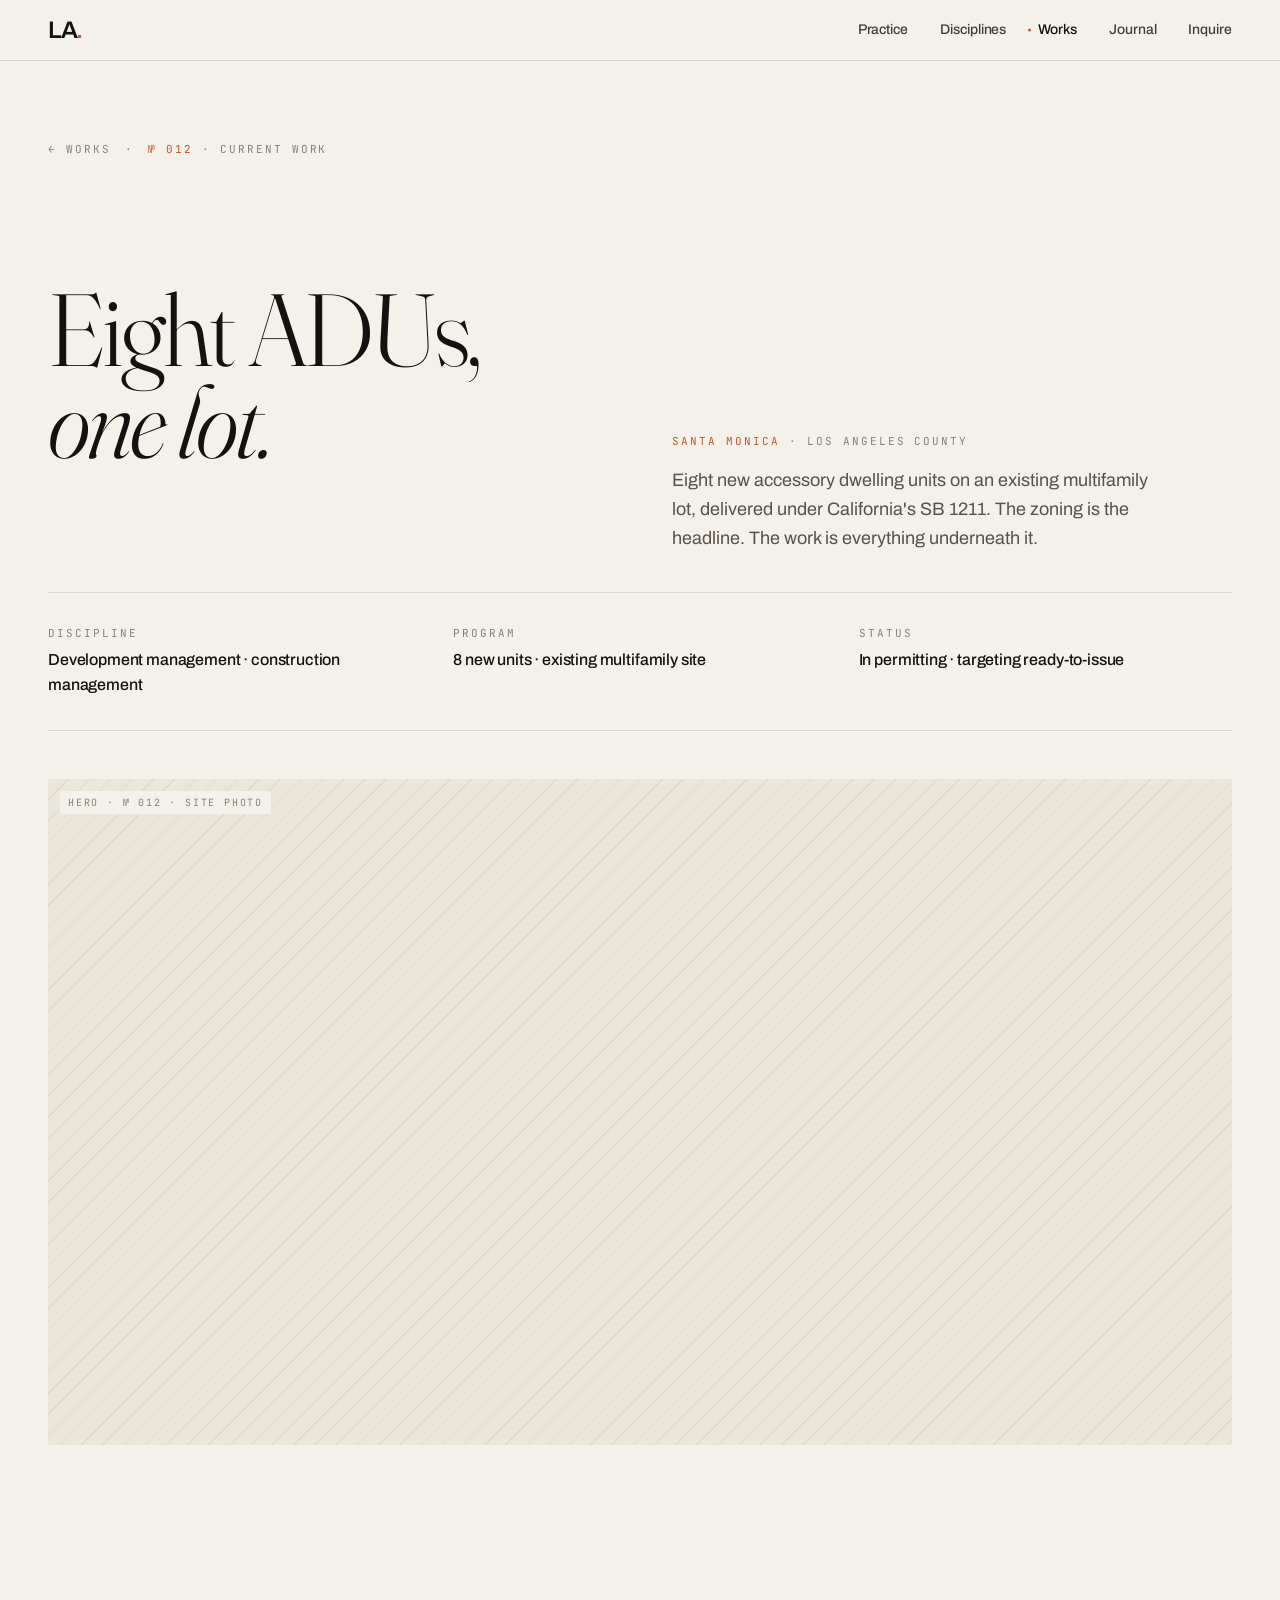
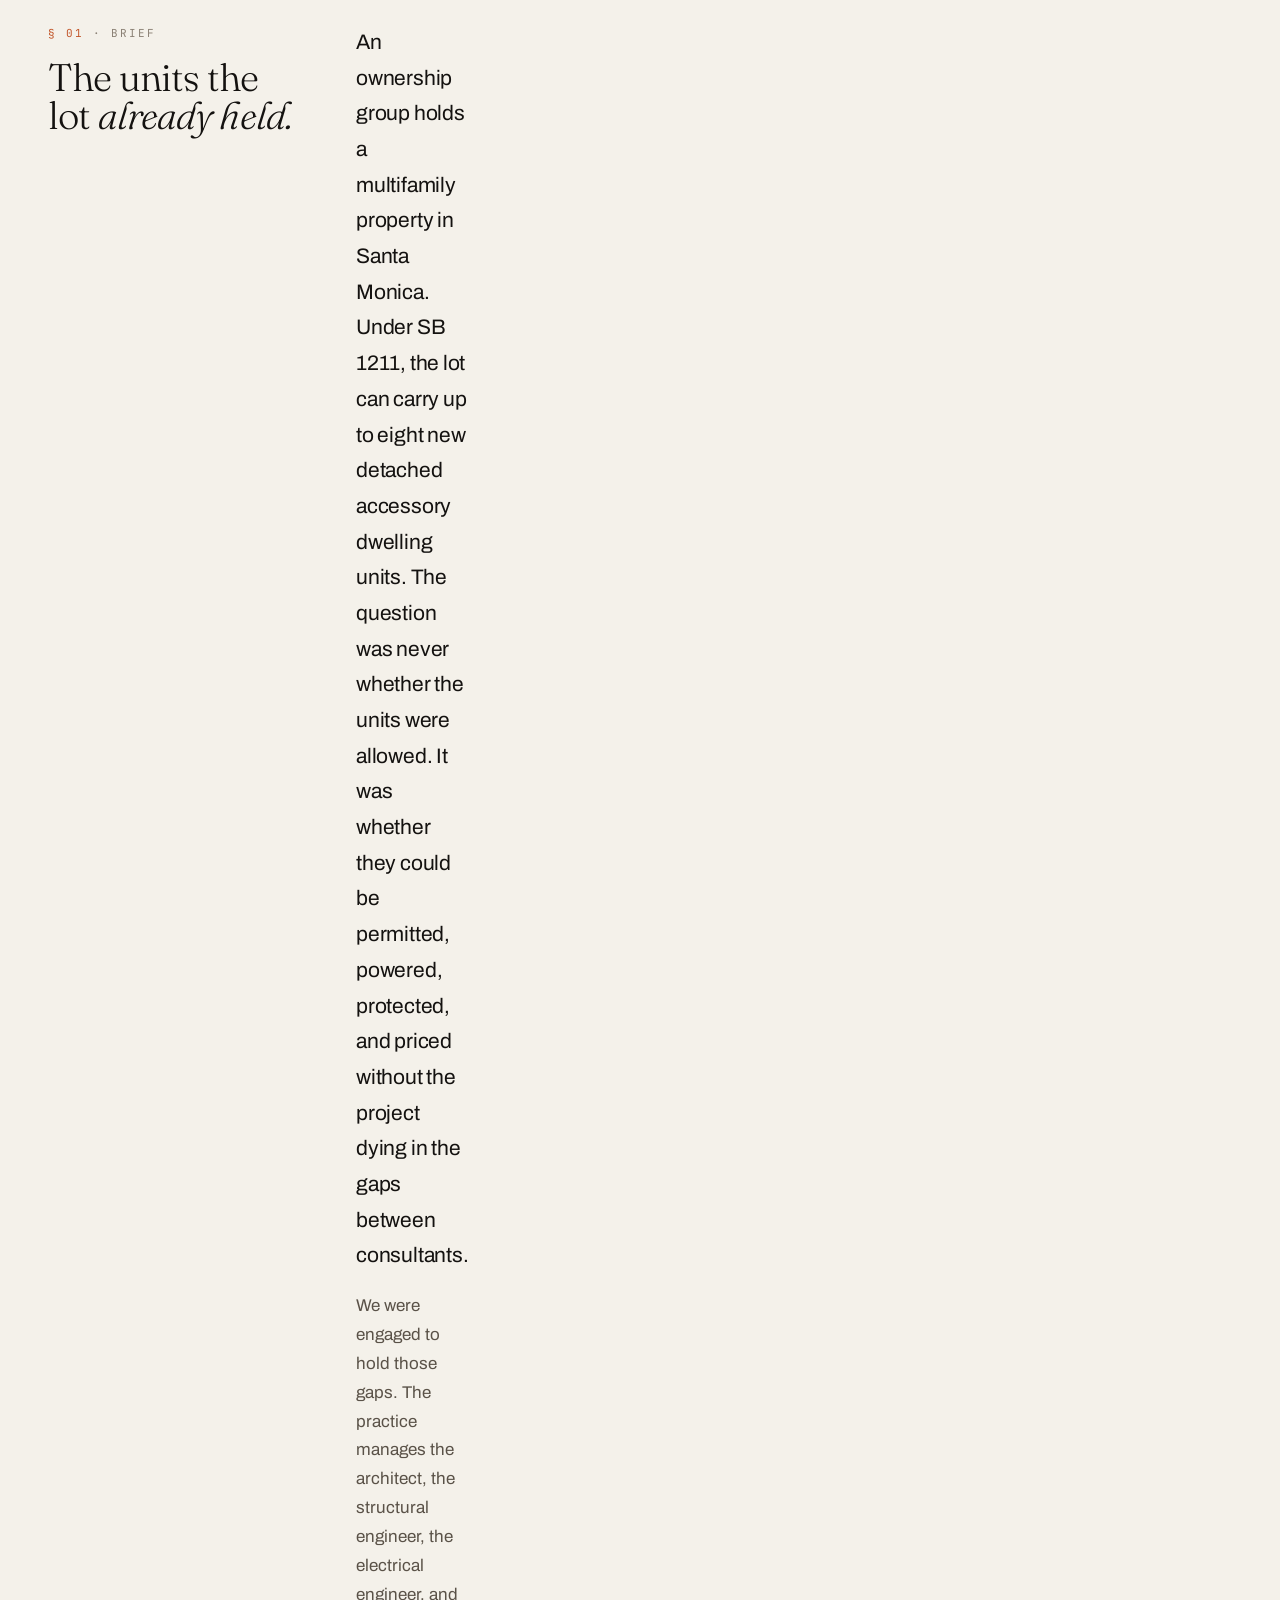
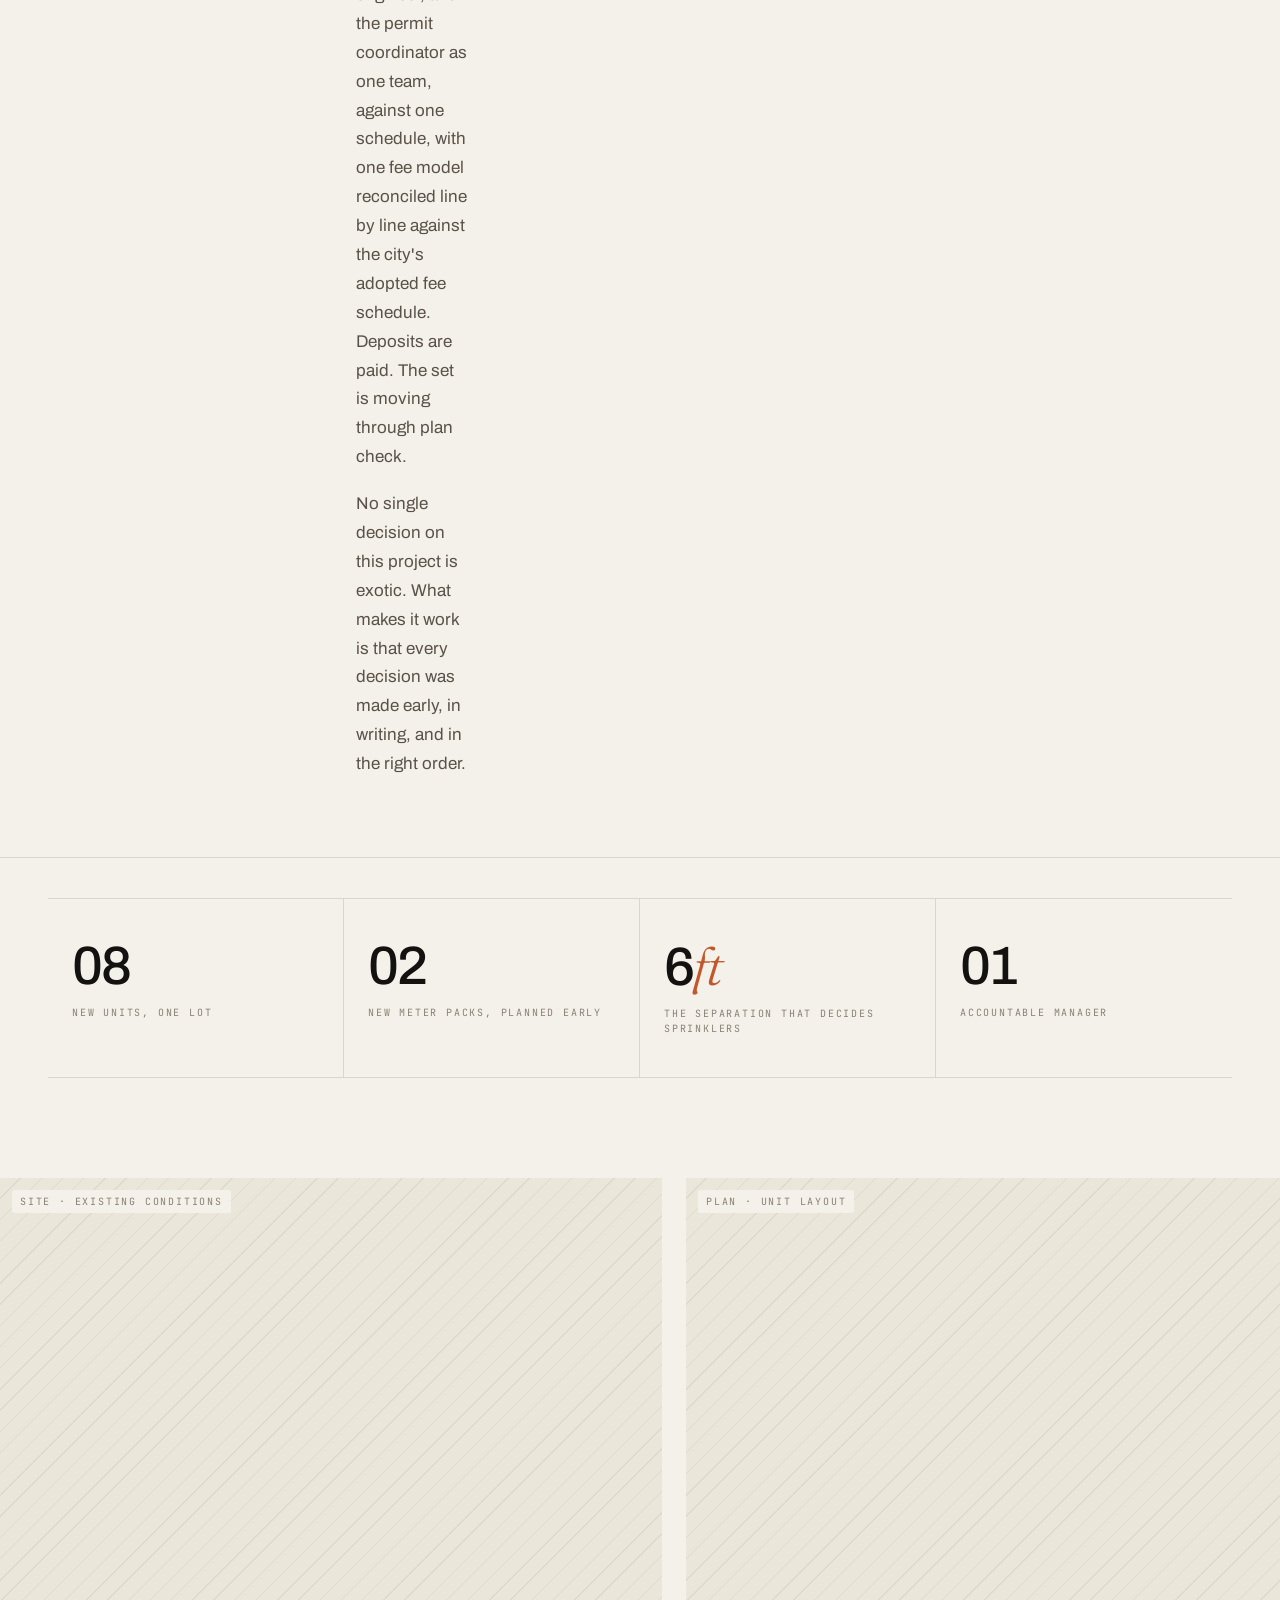
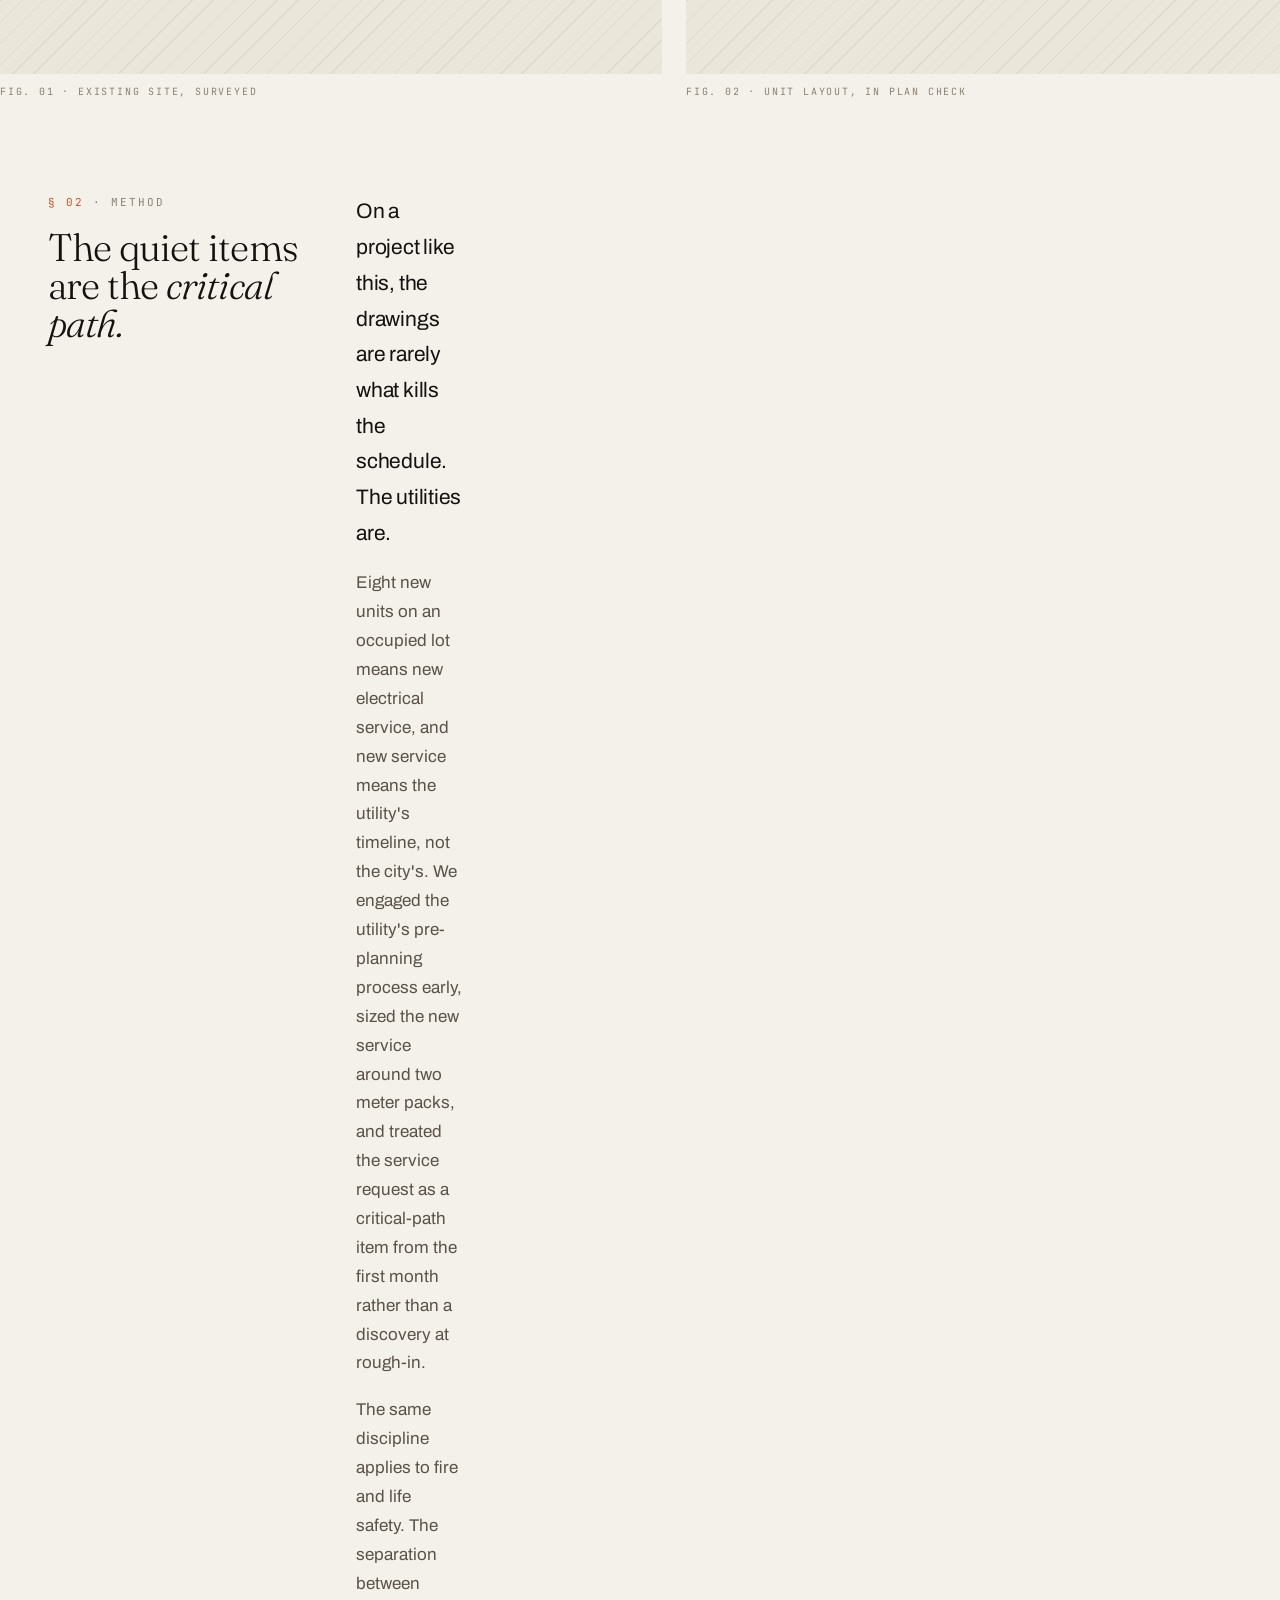
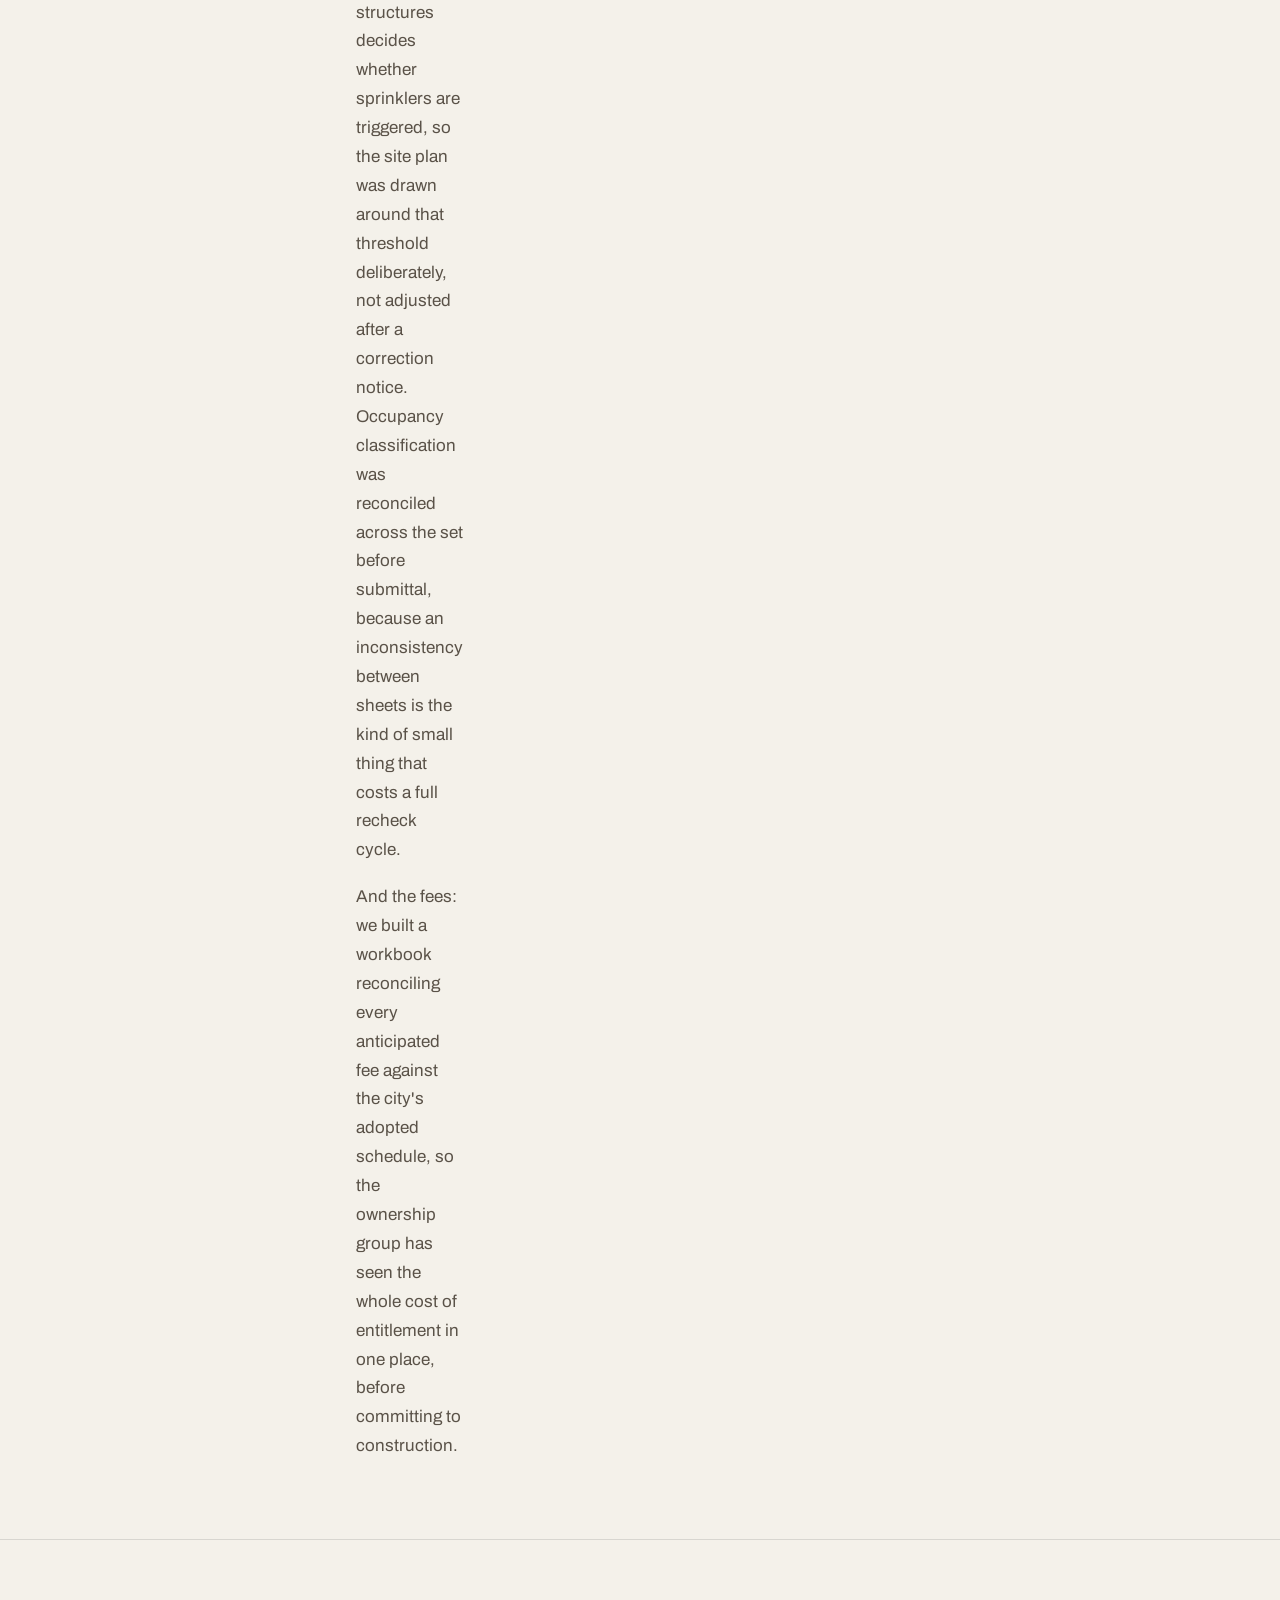
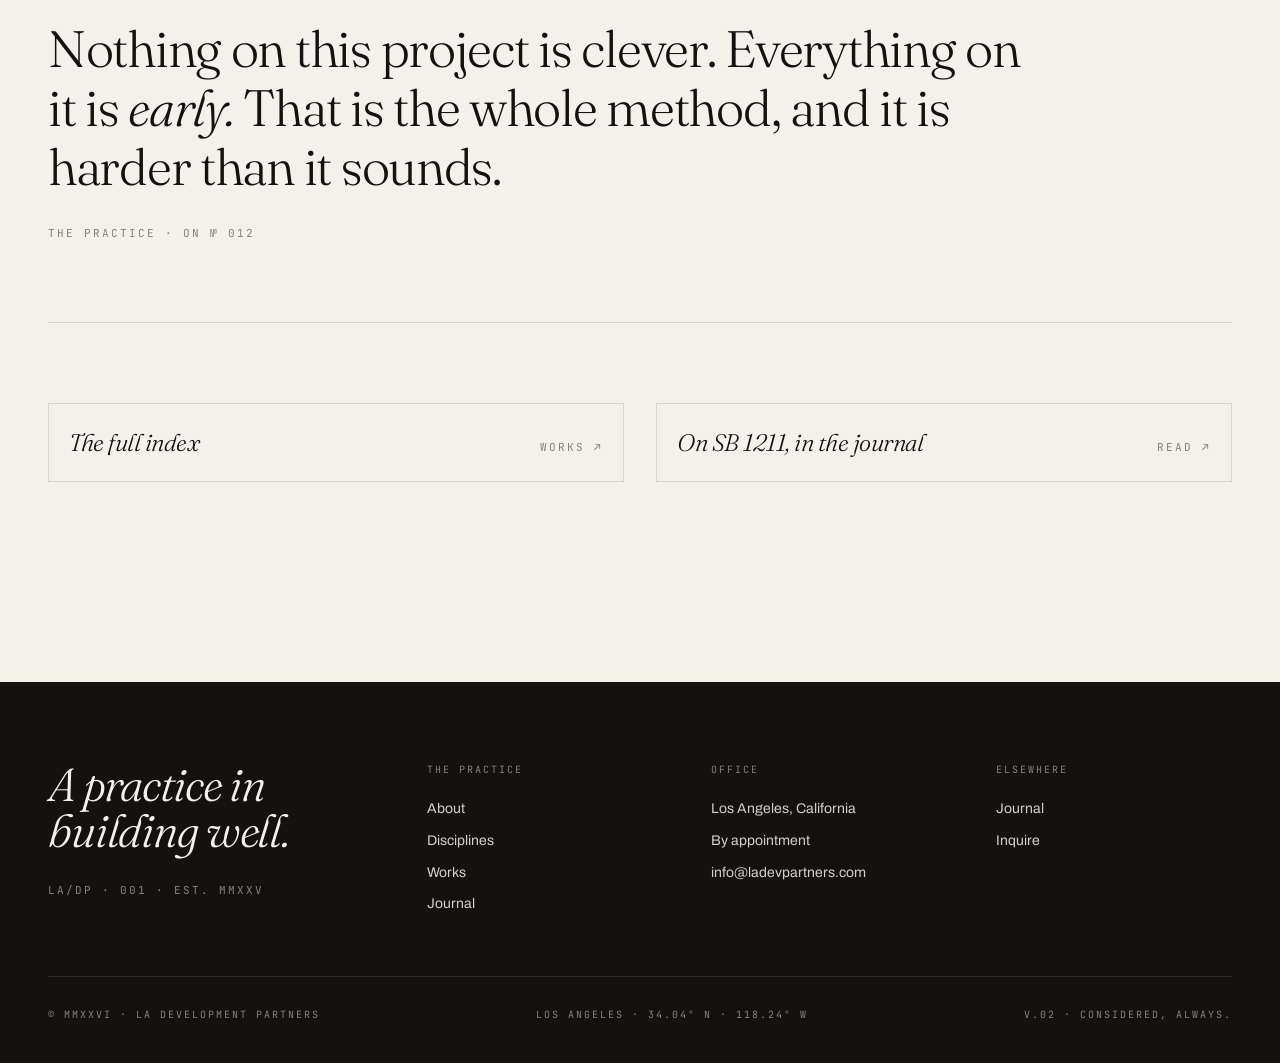
<file: study.html>
<!doctype html>
<html lang="en">
<head>
<meta charset="utf-8" />
<meta name="viewport" content="width=device-width, initial-scale=1" />
<title>№ 012 · Eight ADUs, One Lot · LA/DP</title>
<link rel="preconnect" href="https://fonts.googleapis.com">
<link rel="preconnect" href="https://fonts.gstatic.com" crossorigin>
<link href="https://fonts.googleapis.com/css2?family=Archivo:wght@300;400;500;600;700;800&family=Fraunces:ital,opsz,wght@0,9..144,300;0,9..144,400;1,9..144,300;1,9..144,400&family=Inter:wght@400;500;600&family=JetBrains+Mono:wght@300;400;500&display=swap" rel="stylesheet">
<link rel="stylesheet" href="styles.css"/>
<style>
  .study-head { padding: 80px 0 40px; }
  .crumb { display: flex; gap: 14px; align-items: center; margin-bottom: 40px; }
  .crumb .meta { color: var(--meta); }
  .study-grid { display: grid; grid-template-columns: 1fr 1fr; gap: 64px; align-items: end; padding-bottom: 40px; border-bottom: 1px solid var(--rule); }
  .study-title { font-family: var(--f-edit); font-weight: 300; font-size: clamp(64px, 8vw, 140px); line-height: 0.9; letter-spacing: -0.03em; }
  .study-title i { font-style: italic; }
  .facts { display: grid; grid-template-columns: repeat(3, 1fr); gap: 32px; padding: 32px 0; border-bottom: 1px solid var(--rule); margin-bottom: 48px; }
  .facts .k { margin-bottom: 6px; }
  .facts .v { font-family: var(--f-display); font-weight: 500; font-size: 16px; letter-spacing: -0.01em; }
  .hero-img { aspect-ratio: 16/9; margin: 40px 0 80px; }
  .body-col { display: grid; grid-template-columns: 260px 1fr; gap: 48px; padding: 60px 0; border-bottom: 1px solid var(--rule); }
  .body-col .h { font-family: var(--f-edit); font-weight: 300; font-size: clamp(32px, 3vw, 56px); line-height: 1; letter-spacing: -0.025em; }
  .body-col .h i { font-style: italic; }
  .body-col p { font-size: 17px; line-height: 1.7; color: var(--fg-soft); margin: 0 0 18px; max-width: 720px; }
  .body-col p:first-of-type { font-family: var(--f-display); font-weight: 400; font-size: 21px; color: var(--fg); letter-spacing: -0.01em; }
  .pair-grid { display: grid; grid-template-columns: 1fr 1fr; gap: 24px; padding: 60px 0; }
  .pair-grid > div { aspect-ratio: 4/3; }
  .caption { font-family: var(--f-mono); font-size: 10px; letter-spacing: 0.18em; color: var(--meta); text-transform: uppercase; margin-top: 10px; display: block; }
  .numbers { display: grid; grid-template-columns: repeat(4, 1fr); gap: 0; border-top: 1px solid var(--rule); border-bottom: 1px solid var(--rule); margin: 40px 0; }
  .num-cell { padding: 40px 24px; border-right: 1px solid var(--rule); }
  .num-cell:last-child { border-right: 0; }
  .num-cell .v { font-family: var(--f-display); font-weight: 500; font-size: 54px; letter-spacing: -0.04em; line-height: 1; }
  .num-cell .v i { font-family: var(--f-edit); font-weight: 300; font-style: italic; color: var(--accent); }
  .num-cell .l { font-family: var(--f-mono); font-size: 10px; letter-spacing: 0.18em; color: var(--meta); text-transform: uppercase; margin-top: 12px; }
  .pull { padding: 80px 0; }
  .pull blockquote { margin: 0; font-family: var(--f-edit); font-weight: 300; font-size: clamp(32px, 4vw, 56px); line-height: 1.15; letter-spacing: -0.025em; max-width: 1000px; }
  .pull blockquote i { font-style: italic; }
  .pull cite { display: block; font-style: normal; font-family: var(--f-mono); font-size: 11px; letter-spacing: 0.18em; color: var(--meta); text-transform: uppercase; margin-top: 28px; }
  .nav-next { display: grid; grid-template-columns: 1fr 1fr; gap: 32px; padding: 80px 0; border-top: 1px solid var(--rule); align-items: center; }
  .nav-next a { display: flex; justify-content: space-between; align-items: baseline; padding: 20px; border: 1px solid var(--rule); transition: background .2s; }
  .nav-next a:hover { background: var(--card); }
  .nav-next .t { font-family: var(--f-edit); font-weight: 300; font-style: italic; font-size: 24px; letter-spacing: -0.02em; }

  @media (max-width: 768px) {
    .study-head { padding: 48px 0 28px; }
    .study-grid { grid-template-columns: 1fr; gap: 28px; }
    .study-title { font-size: clamp(44px, 10vw, 80px); }
    .facts { grid-template-columns: 1fr; gap: 20px; padding: 24px 0; }
    .hero-img { margin: 28px 0 48px; }
    .body-col { padding: 40px 0; }
    .body-col .container > div,
    div[style*="grid-template-columns:260px"] { grid-template-columns: 1fr !important; gap: 14px !important; }
    .body-col .h { font-size: clamp(28px, 6vw, 40px); }
    .pair-grid { grid-template-columns: 1fr; gap: 24px; padding: 40px 0; }
    .numbers { grid-template-columns: repeat(2, 1fr); }
    .num-cell .v { font-size: 40px; }
    .pull { padding: 48px 0; }
    .pull blockquote { font-size: clamp(24px, 5vw, 40px); }
    .nav-next { grid-template-columns: 1fr; gap: 16px; padding: 48px 0; }
    .nav-next .t { font-size: 20px; }
  }

  @media (max-width: 480px) {
    .study-title { font-size: 44px; }
    .numbers { grid-template-columns: 1fr 1fr; }
    .num-cell .v { font-size: 36px; }
  }
</style>
</head>
<body>
<div id="nav-slot"></div>

<section class="study-head">
  <div class="container">
    <div class="crumb">
      <a class="meta" href="works.html">← WORKS</a>
      <div class="meta" style="color:var(--meta)">·</div>
      <div class="meta"><span class="meta-accent">№ 012</span> · CURRENT WORK</div>
    </div>
    <div class="study-grid">
      <h1 class="study-title">Eight ADUs,<br/><i>one lot.</i></h1>
      <div>
        <div class="meta"><span class="meta-accent">SANTA MONICA</span> · LOS ANGELES COUNTY</div>
        <div class="body-lg mt-16" style="max-width:480px;">Eight new accessory dwelling units on an existing multifamily lot, delivered under California's SB 1211. The zoning is the headline. The work is everything underneath it.</div>
      </div>
    </div>
    <div class="facts">
      <div><div class="meta k">DISCIPLINE</div><div class="v">Development management · construction management</div></div>
      <div><div class="meta k">PROGRAM</div><div class="v">8 new units · existing multifamily site</div></div>
      <div><div class="meta k">STATUS</div><div class="v">In permitting · targeting ready-to-issue</div></div>
    </div>
    <div class="hero-img placeholder" data-placeholder="HERO · № 012 · SITE PHOTO"></div>
  </div>
</section>

<section class="body-col">
  <div class="container" style="display:contents;"><div class="container"><div style="display:grid; grid-template-columns:260px 1fr; gap:48px;">
    <div><div class="meta"><span class="meta-accent">§ 01</span> · BRIEF</div><div class="h mt-16">The units the lot <i>already held.</i></div></div>
    <div>
      <p>An ownership group holds a multifamily property in Santa Monica. Under SB 1211, the lot can carry up to eight new detached accessory dwelling units. The question was never whether the units were allowed. It was whether they could be permitted, powered, protected, and priced without the project dying in the gaps between consultants.</p>
      <p>We were engaged to hold those gaps. The practice manages the architect, the structural engineer, the electrical engineer, and the permit coordinator as one team, against one schedule, with one fee model reconciled line by line against the city's adopted fee schedule. Deposits are paid. The set is moving through plan check.</p>
      <p>No single decision on this project is exotic. What makes it work is that every decision was made early, in writing, and in the right order.</p>
    </div>
  </div></div></div>
</section>

<section class="container">
  <div class="numbers">
    <div class="num-cell"><div class="v">08</div><div class="l">New units, one lot</div></div>
    <div class="num-cell"><div class="v">02</div><div class="l">New meter packs, planned early</div></div>
    <div class="num-cell"><div class="v">6<i>ft</i></div><div class="l">The separation that decides sprinklers</div></div>
    <div class="num-cell"><div class="v">01</div><div class="l">Accountable manager</div></div>
  </div>
</section>

<section class="pair-grid container">
  <div><div class="placeholder" style="aspect-ratio:4/3" data-placeholder="SITE · EXISTING CONDITIONS"></div><span class="caption">FIG. 01 · EXISTING SITE, SURVEYED</span></div>
  <div><div class="placeholder" style="aspect-ratio:4/3" data-placeholder="PLAN · UNIT LAYOUT"></div><span class="caption">FIG. 02 · UNIT LAYOUT, IN PLAN CHECK</span></div>
</section>

<section class="body-col">
  <div class="container" style="display:contents;"><div class="container"><div style="display:grid; grid-template-columns:260px 1fr; gap:48px;">
    <div><div class="meta"><span class="meta-accent">§ 02</span> · METHOD</div><div class="h mt-16">The quiet items are the <i>critical path.</i></div></div>
    <div>
      <p>On a project like this, the drawings are rarely what kills the schedule. The utilities are.</p>
      <p>Eight new units on an occupied lot means new electrical service, and new service means the utility's timeline, not the city's. We engaged the utility's pre-planning process early, sized the new service around two meter packs, and treated the service request as a critical-path item from the first month rather than a discovery at rough-in.</p>
      <p>The same discipline applies to fire and life safety. The separation between structures decides whether sprinklers are triggered, so the site plan was drawn around that threshold deliberately, not adjusted after a correction notice. Occupancy classification was reconciled across the set before submittal, because an inconsistency between sheets is the kind of small thing that costs a full recheck cycle.</p>
      <p>And the fees: we built a workbook reconciling every anticipated fee against the city's adopted schedule, so the ownership group has seen the whole cost of entitlement in one place, before committing to construction.</p>
    </div>
  </div></div></div>
</section>

<section class="pull">
  <div class="container">
    <blockquote>Nothing on this project is clever. Everything on it is <i>early.</i> That is the whole method, and it is harder than it sounds.</blockquote>
    <cite>THE PRACTICE · ON № 012</cite>
  </div>
</section>

<section class="container">
  <div class="nav-next">
    <a href="works.html"><span class="t">The full index</span><span class="meta">WORKS ↗</span></a>
    <a href="journal-sb1211.html"><span class="t">On SB 1211, in the journal</span><span class="meta">READ ↗</span></a>
  </div>
</section>

<div id="footer-slot"></div>
<script src="shell.js?v=1776805947946"></script>
</body>
</html>
</file>
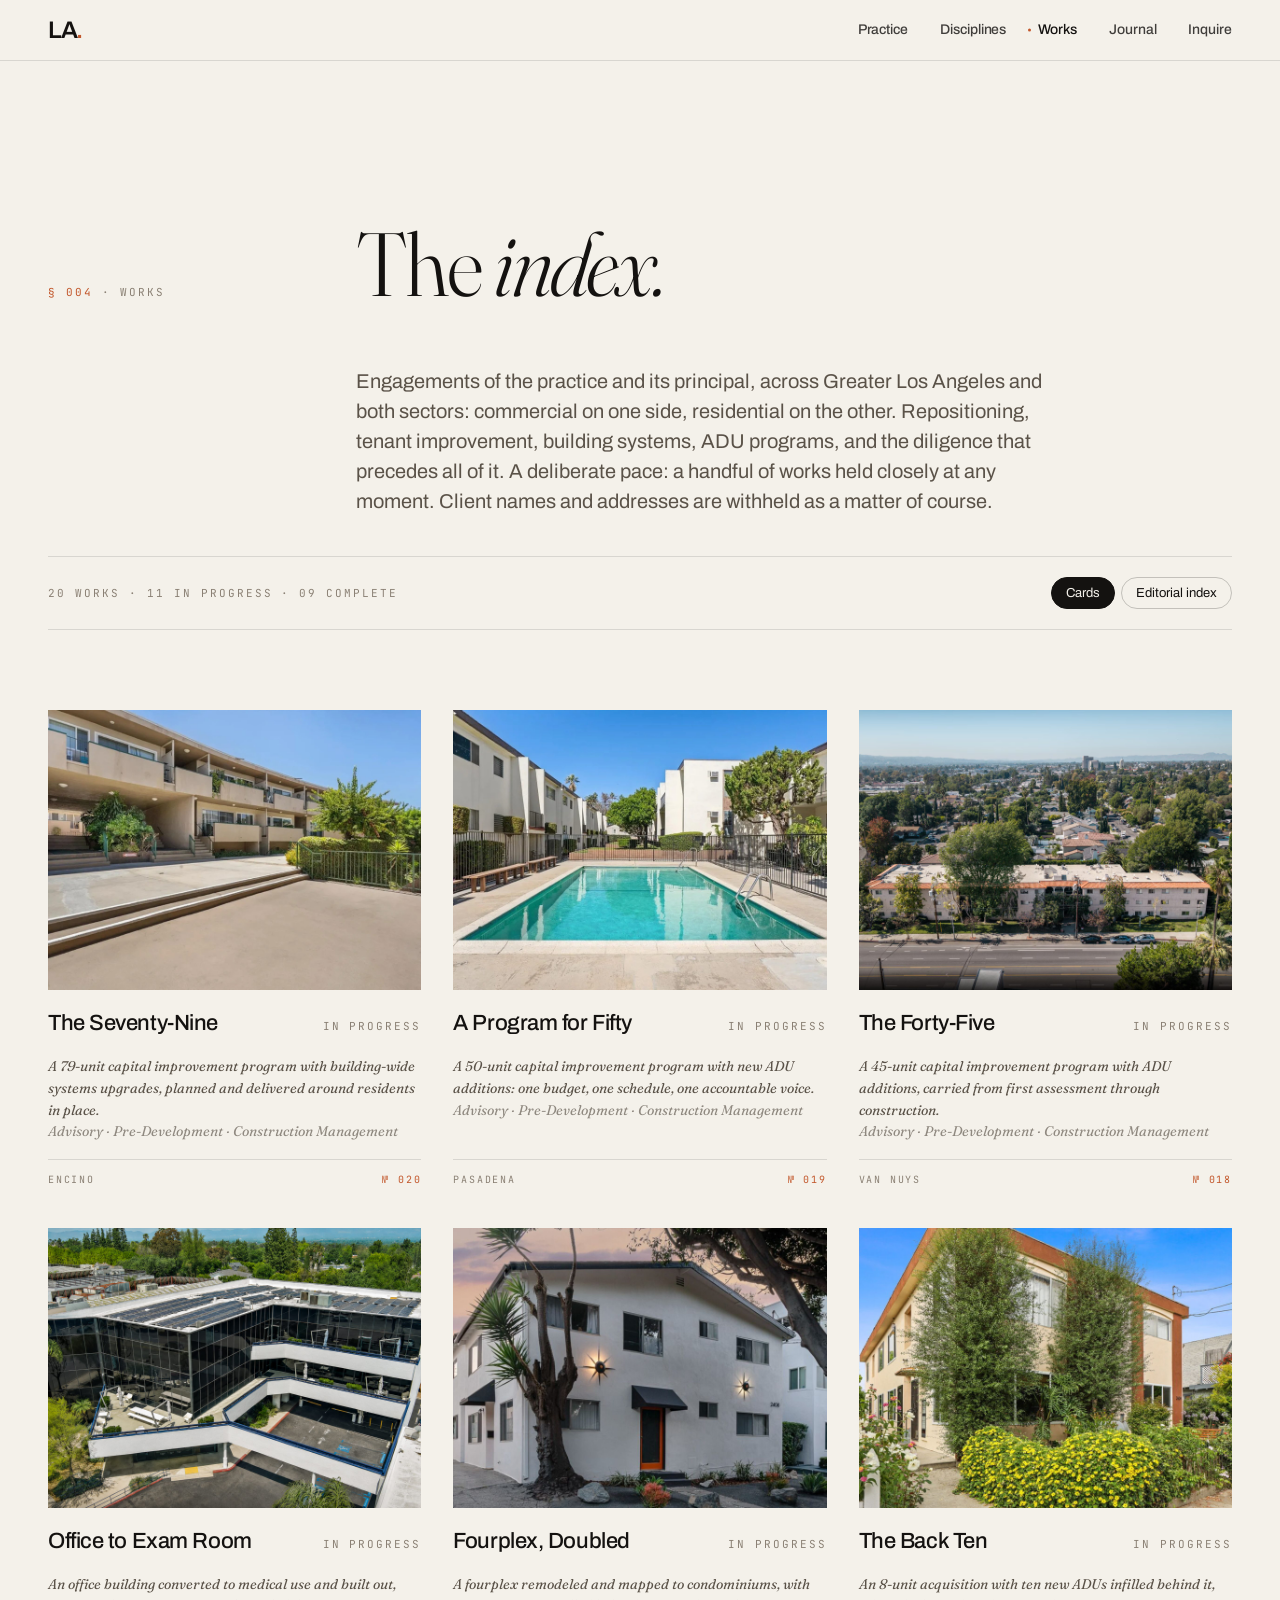
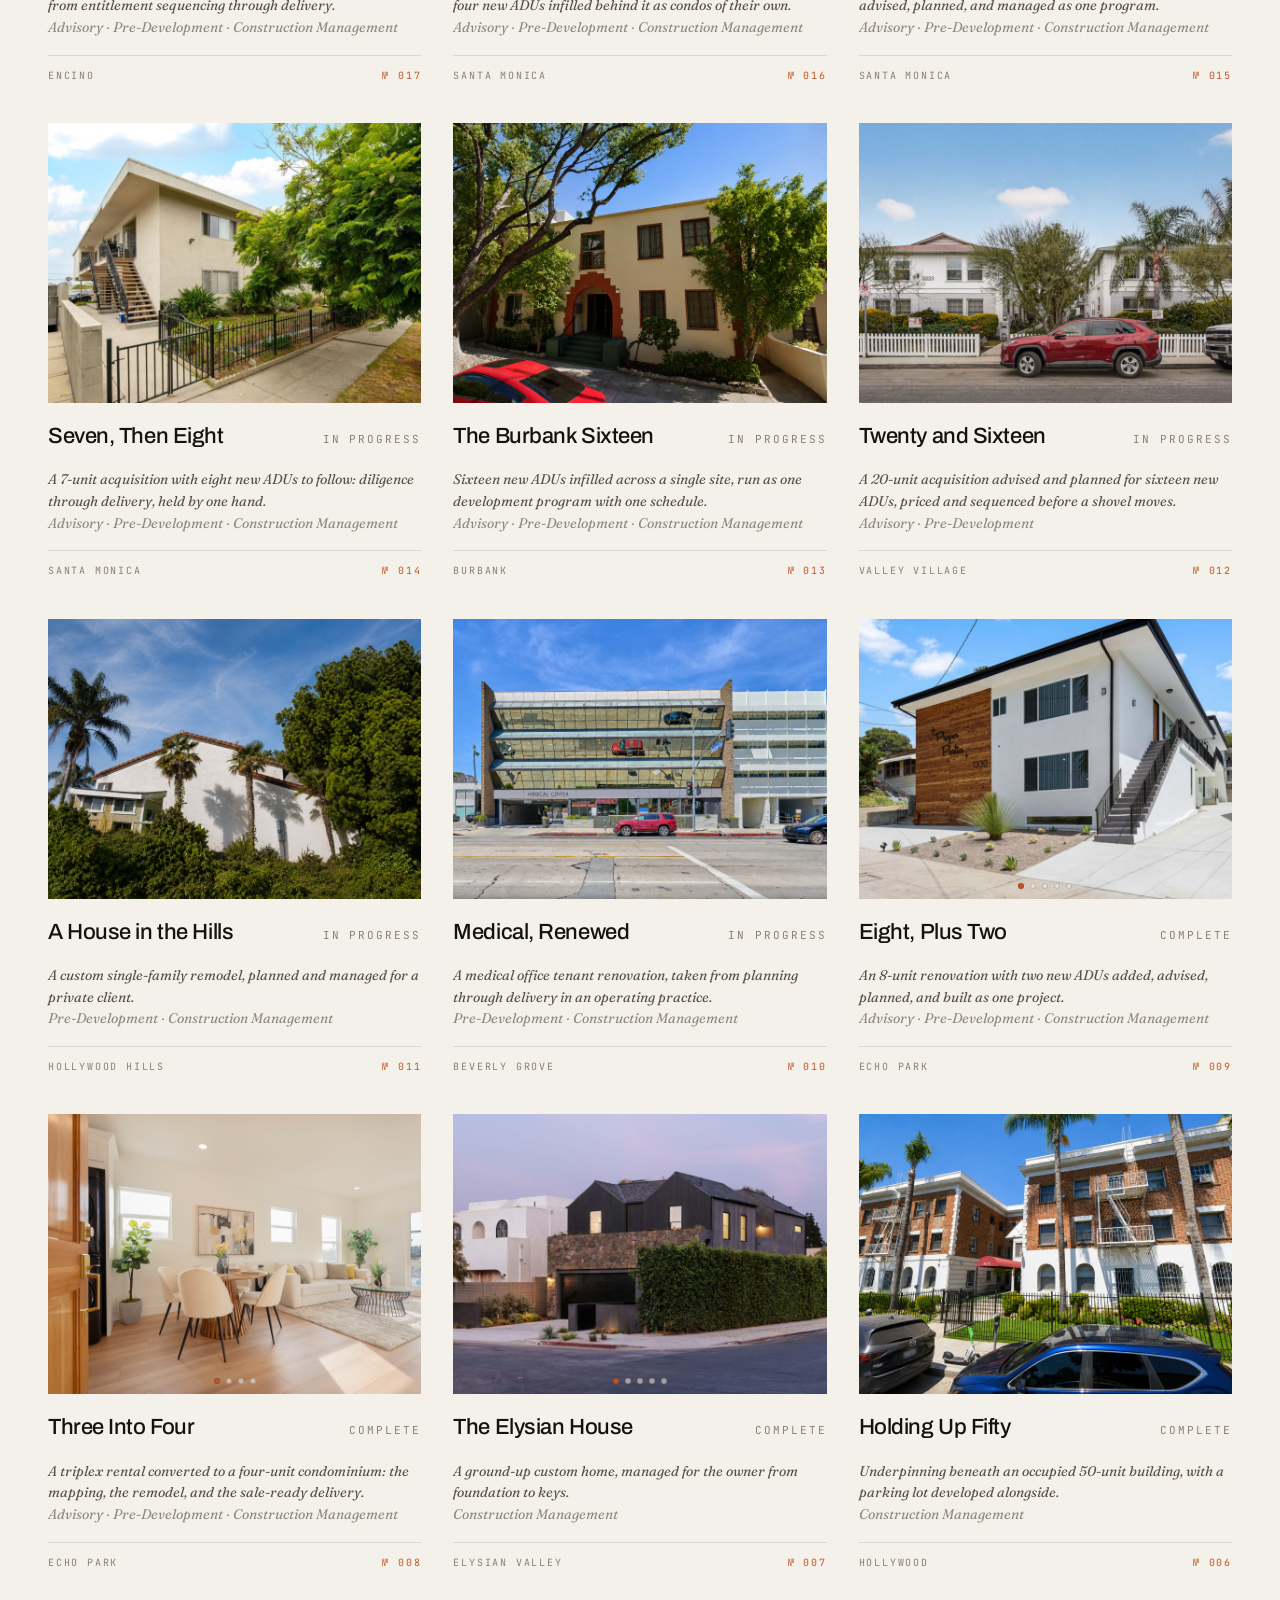
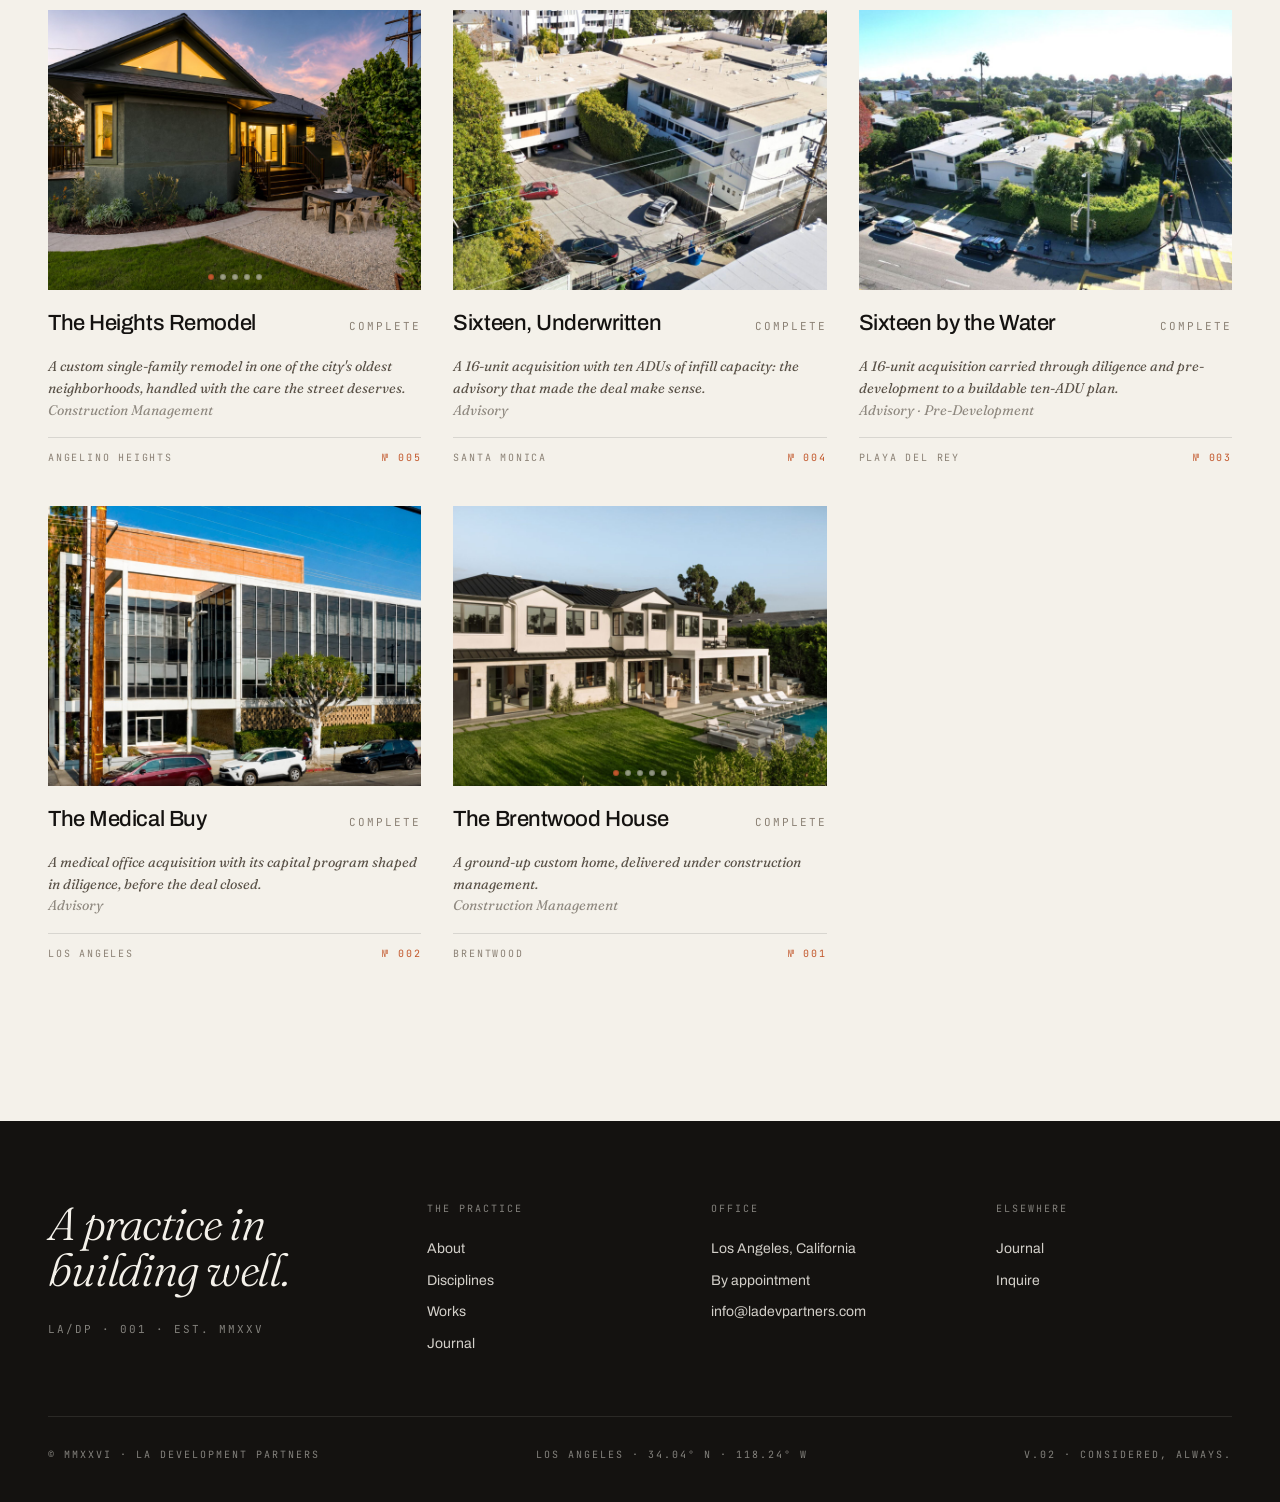
<file: works.html>
<!doctype html>
<html lang="en">
<head>
<meta charset="utf-8" />
<meta name="viewport" content="width=device-width, initial-scale=1" />
<title>Works · LA/DP</title>
<link rel="preconnect" href="https://fonts.googleapis.com">
<link rel="preconnect" href="https://fonts.gstatic.com" crossorigin>
<link href="https://fonts.googleapis.com/css2?family=Archivo:wght@300;400;500;600;700;800&family=Fraunces:ital,opsz,wght@0,9..144,300;0,9..144,400;1,9..144,300;1,9..144,400&family=Inter:wght@400;500;600&family=JetBrains+Mono:wght@300;400;500&display=swap" rel="stylesheet">
<link rel="stylesheet" href="styles.css"/>
<style>
  .page-head { padding: 100px 0 40px; }
  .page-head-grid { display: grid; grid-template-columns: 260px 1fr; gap: 48px; align-items: baseline; }
  .page-title { font-family: var(--f-edit); font-weight: 300; font-size: clamp(56px, 7vw, 120px); line-height: 0.95; letter-spacing: -0.03em; }
  .lede { font-size: 20px; line-height: 1.5; color: var(--fg-soft); margin-top: 28px; max-width: 720px; }
  .view-switch { display: flex; gap: 10px; border-top: 1px solid var(--rule); padding: 20px 0; margin: 40px 0 0; align-items: center; justify-content: space-between; border-bottom: 1px solid var(--rule); }
  .view-switch .meta { color: var(--meta); }
  .view-btns { display: flex; gap: 6px; }
  .vbtn { font-family: var(--f-display); font-size: 13px; padding: 8px 14px; border: 1px solid var(--rule-strong); background: transparent; color: var(--fg); border-radius: 999px; cursor: pointer; }
  .vbtn.active { background: var(--fg); color: var(--bg); border-color: var(--fg); }

  .view { display: none; padding: 40px 0; }
  [data-works-view="editorial"] .view-editorial,
  [data-works-view="cards"] .view-cards { display: block; }

  /* Editorial index */
  .ed-row { display: grid; grid-template-columns: 100px 1.4fr 1fr 1fr 170px; gap: 40px; align-items: center; padding: 22px 0; border-bottom: 1px solid var(--rule); transition: background .2s; position: relative; }
  .ed-row:hover { background: var(--card); }
  .ed-row .num { font-family: var(--f-mono); font-size: 12px; letter-spacing: 0.18em; color: var(--accent); }
  .ed-row .t { font-family: var(--f-edit); font-weight: 300; font-style: italic; font-size: clamp(22px, 2.4vw, 36px); line-height: 1.1; letter-spacing: -0.025em; }
  .ed-row .loc, .ed-row .scope, .ed-row .yr { font-family: var(--f-display); font-size: 13px; color: var(--fg-soft); }
  .ed-row .yr { font-family: var(--f-mono); font-size: 11px; letter-spacing: 0.12em; color: var(--meta); }
  .ed-preview { position: absolute; right: 20px; top: 50%; transform: translate(40px, -50%) scale(.95); width: 160px; aspect-ratio: 4/3; opacity: 0; pointer-events: none; transition: all .3s cubic-bezier(.2,.7,.2,1); z-index: 2; }
  .ed-row:hover .ed-preview { opacity: 1; transform: translate(0, -50%) scale(1); }

  /* Large type */
  .lg-list { display: flex; flex-direction: column; }
  .lg-row { display: grid; grid-template-columns: 80px 1fr auto; gap: 40px; align-items: baseline; padding: 28px 0; border-bottom: 1px solid var(--rule); }
  .lg-row .num { font-family: var(--f-mono); font-size: 12px; letter-spacing: 0.18em; color: var(--accent); }
  .lg-row .t { font-family: var(--f-edit); font-weight: 300; font-size: clamp(36px, 5vw, 84px); line-height: 0.98; letter-spacing: -0.03em; }
  .lg-row .t i { font-style: italic; }
  .lg-row .t .loc { font-family: var(--f-display); font-weight: 400; font-size: 0.32em; color: var(--fg-soft); margin-left: 16px; font-style: normal; letter-spacing: -0.01em; vertical-align: middle; }
  .lg-row .yr { font-family: var(--f-mono); font-size: 11px; letter-spacing: 0.18em; color: var(--meta); }

  /* Cards */
  .cards-grid { display: grid; grid-template-columns: repeat(3, 1fr); gap: 40px 32px; }
  .card { display: flex; flex-direction: column; gap: 16px; height: 100%; }
  .card-rule { margin-top: auto; }
  .card { cursor: default; }
  .card-media { aspect-ratio: 4/3; transition: transform .4s cubic-bezier(.2,.7,.2,1); }
  .card:hover .card-media { transform: translateY(-4px); }
  .card-meta { display: flex; justify-content: space-between; align-items: baseline; }
  .card-title { font-family: var(--f-display); font-weight: 500; font-size: 22px; letter-spacing: -0.02em; }
  .card-scope { font-family: var(--f-edit); font-style: italic; font-size: 14px; color: var(--fg-soft); max-width: 380px; }
  .card-rule { display: flex; justify-content: space-between; align-items: center; padding-top: 12px; border-top: 1px solid var(--rule); }
  .card-rule .meta { font-family: var(--f-mono); font-size: 10px; letter-spacing: 0.18em; }

  @media (max-width: 768px) {
    .page-head { padding: 60px 0 28px; }
    .page-head-grid { grid-template-columns: 1fr; gap: 14px; }
    .page-title { font-size: clamp(36px, 9vw, 56px); }
    .lede { font-size: 17px; }
    .view-switch { display: none; }
    .view { display: none; }
    [data-works-view] .view-editorial { display: none; }
    .view-cards, [data-works-view] .view-cards { display: block; }
    .cards-grid { grid-template-columns: 1fr; gap: 32px; }
    .card-title { font-size: 20px; }
  }

  @media (max-width: 480px) {
    .page-title { font-size: 36px; }
  }

/* card slideshow */
.card-media { position: relative; overflow: hidden; }
.card-media img { position:absolute; inset:0; width:100%; height:100%; object-fit:cover; opacity:0; transition:opacity .35s ease; }
.card-media img.on { opacity:1; }
.slide-nav { position:absolute; top:50%; transform:translateY(-50%); width:34px; height:34px; display:flex; align-items:center; justify-content:center; background:rgba(244,241,234,.85); color:#141210; font-family:var(--f-mono); font-size:14px; cursor:pointer; user-select:none; opacity:0; transition:opacity .2s; z-index:2; border:1px solid rgba(20,18,16,.15); }
.card-media:hover .slide-nav, .card-media:active .slide-nav { opacity:1; }
.slide-nav.prev { left:10px; } .slide-nav.next { right:10px; }
.slide-dots { position:absolute; bottom:10px; left:0; right:0; display:flex; gap:6px; justify-content:center; z-index:2; }
.slide-dots span { width:6px; height:6px; border-radius:50%; background:rgba(244,241,234,.55); border:1px solid rgba(20,18,16,.2); }
.slide-dots span.on { background:var(--accent); }
@media (hover:none) { .slide-nav { opacity:1; } }
</style>
</head>
<body>
<div id="nav-slot"></div>

<header class="page-head">
  <div class="container">
    <div class="page-head-grid">
      <div class="meta"><span class="meta-accent">§ 004</span> · WORKS</div>
      <div>
        <h1 class="page-title">The <i>index.</i></h1>
        <div class="lede">Engagements of the practice and its principal, across Greater Los Angeles and both sectors: commercial on one side, residential on the other. Repositioning, tenant improvement, building systems, ADU programs, and the diligence that precedes all of it. A deliberate pace: a handful of works held closely at any moment. Client names and addresses are withheld as a matter of course.</div>
      </div>
    </div>

    <div class="view-switch">
      <div class="meta">20 WORKS · 11 IN PROGRESS · 09 COMPLETE</div>
      <div class="view-btns">
        <button class="vbtn" data-view="cards">Cards</button>
        <button class="vbtn" data-view="editorial">Editorial index</button>
              </div>
    </div>
  </div>
</header>

<section>
  <div class="container">

    <!-- VIEW 1 · Editorial index -->
    <div class="view view-editorial">
      <div class="ed-row"><div class="num">№ 020</div><div class="t">The Seventy-Nine</div><div class="loc">Encino</div><div class="scope">Advisory · Pre-Development · Construction Management</div><div class="yr">IN PROGRESS</div><div class="ed-preview placeholder" data-placeholder="№ 020"></div></div>
      <div class="ed-row"><div class="num">№ 019</div><div class="t">A Program for Fifty</div><div class="loc">Pasadena</div><div class="scope">Advisory · Pre-Development · Construction Management</div><div class="yr">IN PROGRESS</div><div class="ed-preview placeholder" data-placeholder="№ 019"></div></div>
      <div class="ed-row"><div class="num">№ 018</div><div class="t">The Forty-Five</div><div class="loc">Van Nuys</div><div class="scope">Advisory · Pre-Development · Construction Management</div><div class="yr">IN PROGRESS</div><div class="ed-preview placeholder" data-placeholder="№ 018"></div></div>
      <div class="ed-row"><div class="num">№ 017</div><div class="t">Office to Exam Room</div><div class="loc">Encino</div><div class="scope">Advisory · Pre-Development · Construction Management</div><div class="yr">IN PROGRESS</div><div class="ed-preview placeholder" data-placeholder="№ 017"></div></div>
      <div class="ed-row"><div class="num">№ 016</div><div class="t">Fourplex, Doubled</div><div class="loc">Santa Monica</div><div class="scope">Advisory · Pre-Development · Construction Management</div><div class="yr">IN PROGRESS</div><div class="ed-preview placeholder" data-placeholder="№ 016"></div></div>
      <div class="ed-row"><div class="num">№ 015</div><div class="t">The Back Ten</div><div class="loc">Santa Monica</div><div class="scope">Advisory · Pre-Development · Construction Management</div><div class="yr">IN PROGRESS</div><div class="ed-preview placeholder" data-placeholder="№ 015"></div></div>
      <div class="ed-row"><div class="num">№ 014</div><div class="t">Seven, Then Eight</div><div class="loc">Santa Monica</div><div class="scope">Advisory · Pre-Development · Construction Management</div><div class="yr">IN PROGRESS</div><div class="ed-preview placeholder" data-placeholder="№ 014"></div></div>
      <div class="ed-row"><div class="num">№ 013</div><div class="t">The Burbank Sixteen</div><div class="loc">Burbank</div><div class="scope">Advisory · Pre-Development · Construction Management</div><div class="yr">IN PROGRESS</div><div class="ed-preview placeholder" data-placeholder="№ 013"></div></div>
      <div class="ed-row"><div class="num">№ 012</div><div class="t">Twenty and Sixteen</div><div class="loc">Valley Village</div><div class="scope">Advisory · Pre-Development</div><div class="yr">IN PROGRESS</div><div class="ed-preview placeholder" data-placeholder="№ 012"></div></div>
      <div class="ed-row"><div class="num">№ 011</div><div class="t">A House in the Hills</div><div class="loc">Hollywood Hills</div><div class="scope">Pre-Development · Construction Management</div><div class="yr">IN PROGRESS</div><div class="ed-preview placeholder" data-placeholder="№ 011"></div></div>
      <div class="ed-row"><div class="num">№ 010</div><div class="t">Medical, Renewed</div><div class="loc">Beverly Grove</div><div class="scope">Pre-Development · Construction Management</div><div class="yr">IN PROGRESS</div><div class="ed-preview placeholder" data-placeholder="№ 010"></div></div>
      <div class="ed-row"><div class="num">№ 009</div><div class="t">Eight, Plus Two</div><div class="loc">Echo Park</div><div class="scope">Advisory · Pre-Development · Construction Management</div><div class="yr">COMPLETE</div><div class="ed-preview placeholder" data-placeholder="№ 009"></div></div>
      <div class="ed-row"><div class="num">№ 008</div><div class="t">Three Into Four</div><div class="loc">Echo Park</div><div class="scope">Advisory · Pre-Development · Construction Management</div><div class="yr">COMPLETE</div><div class="ed-preview placeholder" data-placeholder="№ 008"></div></div>
      <div class="ed-row"><div class="num">№ 007</div><div class="t">The Elysian House</div><div class="loc">Elysian Valley</div><div class="scope">Construction Management</div><div class="yr">COMPLETE</div><div class="ed-preview placeholder" data-placeholder="№ 007"></div></div>
      <div class="ed-row"><div class="num">№ 006</div><div class="t">Holding Up Fifty</div><div class="loc">Hollywood</div><div class="scope">Construction Management</div><div class="yr">COMPLETE</div><div class="ed-preview placeholder" data-placeholder="№ 006"></div></div>
      <div class="ed-row"><div class="num">№ 005</div><div class="t">The Heights Remodel</div><div class="loc">Angelino Heights</div><div class="scope">Construction Management</div><div class="yr">COMPLETE</div><div class="ed-preview placeholder" data-placeholder="№ 005"></div></div>
      <div class="ed-row"><div class="num">№ 004</div><div class="t">Sixteen, Underwritten</div><div class="loc">Santa Monica</div><div class="scope">Advisory</div><div class="yr">COMPLETE</div><div class="ed-preview placeholder" data-placeholder="№ 004"></div></div>
      <div class="ed-row"><div class="num">№ 003</div><div class="t">Sixteen by the Water</div><div class="loc">Playa del Rey</div><div class="scope">Advisory · Pre-Development</div><div class="yr">COMPLETE</div><div class="ed-preview placeholder" data-placeholder="№ 003"></div></div>
      <div class="ed-row"><div class="num">№ 002</div><div class="t">The Medical Buy</div><div class="loc">Los Angeles</div><div class="scope">Advisory</div><div class="yr">COMPLETE</div><div class="ed-preview placeholder" data-placeholder="№ 002"></div></div>
      <div class="ed-row"><div class="num">№ 001</div><div class="t">The Brentwood House</div><div class="loc">Brentwood</div><div class="scope">Construction Management</div><div class="yr">COMPLETE</div><div class="ed-preview placeholder" data-placeholder="№ 001"></div></div>
    </div>

    <!-- VIEW 2 · Large type -->

    <!-- VIEW 3 · Cards -->
    <div class="view view-cards">
      <div class="cards-grid">
        <div class="card" data-work="020"><div class="card-media placeholder" data-placeholder="№ 020"></div><div class="card-meta"><div class="card-title">The Seventy-Nine</div><div class="meta">IN PROGRESS</div></div><div class="card-scope">A 79-unit capital improvement program with building-wide systems upgrades, planned and delivered around residents in place.<br/><span style="opacity:.65">Advisory · Pre-Development · Construction Management</span></div><div class="card-rule"><div class="meta">ENCINO</div><div class="meta" style="color:var(--accent)">№ 020</div></div></div>
        <div class="card" data-work="019"><div class="card-media placeholder" data-placeholder="№ 019"></div><div class="card-meta"><div class="card-title">A Program for Fifty</div><div class="meta">IN PROGRESS</div></div><div class="card-scope">A 50-unit capital improvement program with new ADU additions: one budget, one schedule, one accountable voice.<br/><span style="opacity:.65">Advisory · Pre-Development · Construction Management</span></div><div class="card-rule"><div class="meta">PASADENA</div><div class="meta" style="color:var(--accent)">№ 019</div></div></div>
        <div class="card" data-work="018"><div class="card-media placeholder" data-placeholder="№ 018"></div><div class="card-meta"><div class="card-title">The Forty-Five</div><div class="meta">IN PROGRESS</div></div><div class="card-scope">A 45-unit capital improvement program with ADU additions, carried from first assessment through construction.<br/><span style="opacity:.65">Advisory · Pre-Development · Construction Management</span></div><div class="card-rule"><div class="meta">VAN NUYS</div><div class="meta" style="color:var(--accent)">№ 018</div></div></div>
        <div class="card" data-work="017"><div class="card-media placeholder" data-placeholder="№ 017"></div><div class="card-meta"><div class="card-title">Office to Exam Room</div><div class="meta">IN PROGRESS</div></div><div class="card-scope">An office building converted to medical use and built out, from entitlement sequencing through delivery.<br/><span style="opacity:.65">Advisory · Pre-Development · Construction Management</span></div><div class="card-rule"><div class="meta">ENCINO</div><div class="meta" style="color:var(--accent)">№ 017</div></div></div>
        <div class="card" data-work="016"><div class="card-media placeholder" data-placeholder="№ 016"></div><div class="card-meta"><div class="card-title">Fourplex, Doubled</div><div class="meta">IN PROGRESS</div></div><div class="card-scope">A fourplex remodeled and mapped to condominiums, with four new ADUs infilled behind it as condos of their own.<br/><span style="opacity:.65">Advisory · Pre-Development · Construction Management</span></div><div class="card-rule"><div class="meta">SANTA MONICA</div><div class="meta" style="color:var(--accent)">№ 016</div></div></div>
        <div class="card" data-work="015"><div class="card-media placeholder" data-placeholder="№ 015"></div><div class="card-meta"><div class="card-title">The Back Ten</div><div class="meta">IN PROGRESS</div></div><div class="card-scope">An 8-unit acquisition with ten new ADUs infilled behind it, advised, planned, and managed as one program.<br/><span style="opacity:.65">Advisory · Pre-Development · Construction Management</span></div><div class="card-rule"><div class="meta">SANTA MONICA</div><div class="meta" style="color:var(--accent)">№ 015</div></div></div>
        <div class="card" data-work="014"><div class="card-media placeholder" data-placeholder="№ 014"></div><div class="card-meta"><div class="card-title">Seven, Then Eight</div><div class="meta">IN PROGRESS</div></div><div class="card-scope">A 7-unit acquisition with eight new ADUs to follow: diligence through delivery, held by one hand.<br/><span style="opacity:.65">Advisory · Pre-Development · Construction Management</span></div><div class="card-rule"><div class="meta">SANTA MONICA</div><div class="meta" style="color:var(--accent)">№ 014</div></div></div>
        <div class="card" data-work="013"><div class="card-media placeholder" data-placeholder="№ 013"></div><div class="card-meta"><div class="card-title">The Burbank Sixteen</div><div class="meta">IN PROGRESS</div></div><div class="card-scope">Sixteen new ADUs infilled across a single site, run as one development program with one schedule.<br/><span style="opacity:.65">Advisory · Pre-Development · Construction Management</span></div><div class="card-rule"><div class="meta">BURBANK</div><div class="meta" style="color:var(--accent)">№ 013</div></div></div>
        <div class="card" data-work="012"><div class="card-media placeholder" data-placeholder="№ 012"></div><div class="card-meta"><div class="card-title">Twenty and Sixteen</div><div class="meta">IN PROGRESS</div></div><div class="card-scope">A 20-unit acquisition advised and planned for sixteen new ADUs, priced and sequenced before a shovel moves.<br/><span style="opacity:.65">Advisory · Pre-Development</span></div><div class="card-rule"><div class="meta">VALLEY VILLAGE</div><div class="meta" style="color:var(--accent)">№ 012</div></div></div>
        <div class="card" data-work="011"><div class="card-media placeholder" data-placeholder="№ 011"></div><div class="card-meta"><div class="card-title">A House in the Hills</div><div class="meta">IN PROGRESS</div></div><div class="card-scope">A custom single-family remodel, planned and managed for a private client.<br/><span style="opacity:.65">Pre-Development · Construction Management</span></div><div class="card-rule"><div class="meta">HOLLYWOOD HILLS</div><div class="meta" style="color:var(--accent)">№ 011</div></div></div>
        <div class="card" data-work="010"><div class="card-media placeholder" data-placeholder="№ 010"></div><div class="card-meta"><div class="card-title">Medical, Renewed</div><div class="meta">IN PROGRESS</div></div><div class="card-scope">A medical office tenant renovation, taken from planning through delivery in an operating practice.<br/><span style="opacity:.65">Pre-Development · Construction Management</span></div><div class="card-rule"><div class="meta">BEVERLY GROVE</div><div class="meta" style="color:var(--accent)">№ 010</div></div></div>
        <div class="card" data-work="009"><div class="card-media placeholder" data-placeholder="№ 009"></div><div class="card-meta"><div class="card-title">Eight, Plus Two</div><div class="meta">COMPLETE</div></div><div class="card-scope">An 8-unit renovation with two new ADUs added, advised, planned, and built as one project.<br/><span style="opacity:.65">Advisory · Pre-Development · Construction Management</span></div><div class="card-rule"><div class="meta">ECHO PARK</div><div class="meta" style="color:var(--accent)">№ 009</div></div></div>
        <div class="card" data-work="008"><div class="card-media placeholder" data-placeholder="№ 008"></div><div class="card-meta"><div class="card-title">Three Into Four</div><div class="meta">COMPLETE</div></div><div class="card-scope">A triplex rental converted to a four-unit condominium: the mapping, the remodel, and the sale-ready delivery.<br/><span style="opacity:.65">Advisory · Pre-Development · Construction Management</span></div><div class="card-rule"><div class="meta">ECHO PARK</div><div class="meta" style="color:var(--accent)">№ 008</div></div></div>
        <div class="card" data-work="007"><div class="card-media placeholder" data-placeholder="№ 007"></div><div class="card-meta"><div class="card-title">The Elysian House</div><div class="meta">COMPLETE</div></div><div class="card-scope">A ground-up custom home, managed for the owner from foundation to keys.<br/><span style="opacity:.65">Construction Management</span></div><div class="card-rule"><div class="meta">ELYSIAN VALLEY</div><div class="meta" style="color:var(--accent)">№ 007</div></div></div>
        <div class="card" data-work="006"><div class="card-media placeholder" data-placeholder="№ 006"></div><div class="card-meta"><div class="card-title">Holding Up Fifty</div><div class="meta">COMPLETE</div></div><div class="card-scope">Underpinning beneath an occupied 50-unit building, with a parking lot developed alongside.<br/><span style="opacity:.65">Construction Management</span></div><div class="card-rule"><div class="meta">HOLLYWOOD</div><div class="meta" style="color:var(--accent)">№ 006</div></div></div>
        <div class="card" data-work="005"><div class="card-media placeholder" data-placeholder="№ 005"></div><div class="card-meta"><div class="card-title">The Heights Remodel</div><div class="meta">COMPLETE</div></div><div class="card-scope">A custom single-family remodel in one of the city's oldest neighborhoods, handled with the care the street deserves.<br/><span style="opacity:.65">Construction Management</span></div><div class="card-rule"><div class="meta">ANGELINO HEIGHTS</div><div class="meta" style="color:var(--accent)">№ 005</div></div></div>
        <div class="card" data-work="004"><div class="card-media placeholder" data-placeholder="№ 004"></div><div class="card-meta"><div class="card-title">Sixteen, Underwritten</div><div class="meta">COMPLETE</div></div><div class="card-scope">A 16-unit acquisition with ten ADUs of infill capacity: the advisory that made the deal make sense.<br/><span style="opacity:.65">Advisory</span></div><div class="card-rule"><div class="meta">SANTA MONICA</div><div class="meta" style="color:var(--accent)">№ 004</div></div></div>
        <div class="card" data-work="003"><div class="card-media placeholder" data-placeholder="№ 003"></div><div class="card-meta"><div class="card-title">Sixteen by the Water</div><div class="meta">COMPLETE</div></div><div class="card-scope">A 16-unit acquisition carried through diligence and pre-development to a buildable ten-ADU plan.<br/><span style="opacity:.65">Advisory · Pre-Development</span></div><div class="card-rule"><div class="meta">PLAYA DEL REY</div><div class="meta" style="color:var(--accent)">№ 003</div></div></div>
        <div class="card" data-work="002"><div class="card-media placeholder" data-placeholder="№ 002"></div><div class="card-meta"><div class="card-title">The Medical Buy</div><div class="meta">COMPLETE</div></div><div class="card-scope">A medical office acquisition with its capital program shaped in diligence, before the deal closed.<br/><span style="opacity:.65">Advisory</span></div><div class="card-rule"><div class="meta">LOS ANGELES</div><div class="meta" style="color:var(--accent)">№ 002</div></div></div>
        <div class="card" data-work="001"><div class="card-media placeholder" data-placeholder="№ 001"></div><div class="card-meta"><div class="card-title">The Brentwood House</div><div class="meta">COMPLETE</div></div><div class="card-scope">A ground-up custom home, delivered under construction management.<br/><span style="opacity:.65">Construction Management</span></div><div class="card-rule"><div class="meta">BRENTWOOD</div><div class="meta" style="color:var(--accent)">№ 001</div></div></div>
      </div>
    </div>

  </div>
</section>

<div id="footer-slot"></div>
<script>
/* Work photos. When images are ready, list paths per work number, e.g.
   "020": ["020-1.jpg","020-2.jpg"]  */
const WORK_IMAGES = {
  "011": ["011-1.jpg"],
  "010": ["010-1.jpg"],
  "005": ["005-1.jpg","005-2.jpg","005-3.jpg","005-4.jpg","005-5.jpg"],
  "015": ["015-1.jpg"],
  "017": ["017-1.jpg"],
  "020": ["020-1.jpg"],
  "019": ["019-1.jpg"],
  "018": ["018-1.jpg"],
  "016": ["016-1.jpg"],
  "014": ["014-1.jpg"],
  "013": ["013-1.jpg"],
  "012": ["012-1.jpg"],
  "009": ["009-1.jpg","009-2.jpg","009-3.jpg","009-4.jpg","009-5.jpg"],
  "008": ["008-1.jpg","008-2.jpg","008-3.jpg","008-4.jpg"],
  "007": ["007-1.jpg","007-2.jpg","007-3.jpg","007-4.jpg","007-5.jpg"],
  "006": ["006-1.jpg"],
  "004": ["004-1.jpg"],
  "003": ["003-1.jpg"],
  "002": ["002-1.jpg"],
  "001": ["001-1.jpg","001-2.jpg","001-3.jpg","001-4.jpg","001-5.jpg"]
};
document.addEventListener('DOMContentLoaded', () => {
  document.querySelectorAll('.card[data-work]').forEach(card => {
    const imgs = WORK_IMAGES[card.dataset.work] || [];
    if (!imgs.length) return;
    const media = card.querySelector('.card-media');
    media.classList.remove('placeholder');
    media.removeAttribute('data-placeholder');
    let idx = 0;
    imgs.forEach((src,i) => {
      const im = document.createElement('img');
      im.src = src; im.alt = ''; im.loading = 'lazy';
      if (i===0) im.classList.add('on');
      media.appendChild(im);
    });
    if (imgs.length > 1) {
      const dots = document.createElement('div'); dots.className='slide-dots';
      imgs.forEach((_,i)=>{ const d=document.createElement('span'); if(i===0)d.classList.add('on'); dots.appendChild(d); });
      media.appendChild(dots);
      const show = n => {
        idx = (n + imgs.length) % imgs.length;
        media.querySelectorAll('img').forEach((im,i)=>im.classList.toggle('on', i===idx));
        dots.querySelectorAll('span').forEach((d,i)=>d.classList.toggle('on', i===idx));
      };
      ['prev','next'].forEach(dir => {
        const b = document.createElement('div');
        b.className = 'slide-nav ' + dir;
        b.textContent = dir==='prev' ? '\u2190' : '\u2192';
        b.addEventListener('click', e => { e.stopPropagation(); show(dir==='prev' ? idx-1 : idx+1); });
        media.appendChild(b);
      });
    }
  });
  document.querySelectorAll('.ed-row').forEach(row => {
    const numEl = row.querySelector('.num');
    if (!numEl) return;
    const num = (numEl.textContent.match(/\d+/) || [''])[0].padStart(3,'0');
    const imgs = WORK_IMAGES[num] || [];
    if (!imgs.length) return;
    const prev = row.querySelector('.ed-preview');
    if (!prev) return;
    prev.classList.remove('placeholder');
    prev.removeAttribute('data-placeholder');
    prev.style.backgroundImage = "url('" + imgs[0] + "')";
    prev.style.backgroundSize = 'cover';
    prev.style.backgroundPosition = 'center';
    prev.style.boxShadow = '0 8px 30px rgba(20,18,16,.18)';
  });
});
</script>
<script src="shell.js?v=1776805947946"></script>
<script>
  // Clear stale session default so new default (cards) takes
  (() => {
    try {
      const t = JSON.parse(sessionStorage.getItem('ladp-tweaks') || '{}');
      if (t.worksView === 'editorial' || t.worksView === 'large') { delete t.worksView; sessionStorage.setItem('ladp-tweaks', JSON.stringify(t)); document.documentElement.setAttribute('data-works-view', 'cards'); }
    } catch (e) {}
  })();

  // Local view switch buttons sync to tweaks
  document.querySelectorAll('.vbtn').forEach(b => {
    b.addEventListener('click', () => {
      const v = b.dataset.view;
      document.documentElement.setAttribute('data-works-view', v);
      document.querySelectorAll('.vbtn').forEach(x => x.classList.toggle('active', x.dataset.view === v));
      try {
        const t = JSON.parse(sessionStorage.getItem('ladp-tweaks') || '{}');
        t.worksView = v;
        sessionStorage.setItem('ladp-tweaks', JSON.stringify(t));
      } catch (e) {}
    });
  });
  // Initial sync
  (() => {
    const cur = document.documentElement.getAttribute('data-works-view') || 'editorial';
    document.querySelectorAll('.vbtn').forEach(x => x.classList.toggle('active', x.dataset.view === cur));
  })();
</script>
</body>
</html>
</file>
<file: styles.css>
/* LA/DP site shell: tokens, type, nav, footer.
   Shared by all pages. Tweaks rewrite CSS variables on :root. */

:root {
  /* Palette from brand book */
  --bone: #f4f1ea;
  --bone-2: #ebe6da;
  --bone-3: #dcd4c2;
  --ink: #141210;
  --ink-2: #1e1a15;
  --ink-soft: #5a5248;
  --meta: #8a8074;
  --rule: rgba(20,18,16,0.12);
  --rule-strong: rgba(20,18,16,0.22);
  --accent: #c2572b;     /* rust (default) */
  --accent-soft: #9c3f1c;
  --loam: #2b241c;
  --clay: #c89a70;

  /* Type */
  --f-display: 'Archivo', system-ui, sans-serif;
  --f-edit: 'Fraunces', Georgia, serif;
  --f-mono: 'JetBrains Mono', ui-monospace, monospace;

  /* Surfaces */
  --bg: var(--bone);
  --fg: var(--ink);
  --fg-soft: var(--ink-soft);
  --card: var(--bone-2);
}

:root[data-theme="dark"] {
  --bg: var(--ink);
  --fg: var(--bone);
  --fg-soft: rgba(244,241,234,0.72);
  --card: var(--ink-2);
  --meta: rgba(244,241,234,0.55);
  --rule: rgba(244,241,234,0.16);
  --rule-strong: rgba(244,241,234,0.28);
}
:root[data-accent="clay"] { --accent: #c89a70; --accent-soft: #a87a50; }
:root[data-accent="forest"] { --accent: #3f5a3a; --accent-soft: #2b4028; }

:root[data-type="serif"] {
  --f-display: 'Fraunces', Georgia, serif;
}
:root[data-type="grotesque"] {
  --f-display: 'Inter', system-ui, sans-serif;
}

* , *::before, *::after { box-sizing: border-box; }
html, body { margin: 0; padding: 0; background: var(--bg); color: var(--fg); }
body {
  font-family: var(--f-display);
  font-size: 16px;
  line-height: 1.55;
  -webkit-font-smoothing: antialiased;
  text-rendering: optimizeLegibility;
}
a { color: inherit; text-decoration: none; }
img { max-width: 100%; display: block; }

/* Layout */
.container { max-width: 1440px; margin: 0 auto; padding: 0 48px; }
.container-wide { max-width: 1600px; margin: 0 auto; padding: 0 48px; }
.container-tight { max-width: 1040px; margin: 0 auto; padding: 0 48px; }

/* Type */
.meta { font-family: var(--f-mono); font-size: 11px; letter-spacing: 0.18em; text-transform: uppercase; color: var(--meta); }
.meta-accent { color: var(--accent); }
.edit { font-family: var(--f-edit); font-weight: 300; letter-spacing: -0.025em; }
.edit i, .italic { font-style: italic; }
.wm { font-family: 'Archivo', sans-serif; font-weight: 600; letter-spacing: -0.055em; line-height: 0.92; }
.dot { color: var(--accent); }
.display { font-family: var(--f-display); font-weight: 500; letter-spacing: -0.03em; line-height: 1.02; }
.h1 { font-size: clamp(56px, 7vw, 120px); }
.h2 { font-size: clamp(40px, 4.4vw, 72px); }
.h3 { font-size: clamp(28px, 2.6vw, 44px); }
.body-lg { font-size: 18px; line-height: 1.6; color: var(--fg-soft); }
.body-md { font-size: 15px; line-height: 1.6; color: var(--fg-soft); }

/* Rules */
.hr { height: 1px; background: var(--rule); border: 0; margin: 0; }
.hr-strong { height: 1px; background: var(--rule-strong); border: 0; margin: 0; }

/* Nav */
.nav {
  position: sticky; top: 0; z-index: 50;
  backdrop-filter: blur(8px);
  background: color-mix(in oklab, var(--bg) 90%, transparent);
  border-bottom: 1px solid var(--rule);
}
.nav-inner { display: flex; justify-content: space-between; align-items: center; gap: 32px; padding: 18px 48px; }
.nav-wm { font-family: 'Archivo', sans-serif; font-weight: 600; letter-spacing: -0.055em; font-size: 24px; line-height: 1; }
.nav-links { display: flex; gap: 32px; }
.nav-link { font-family: var(--f-display); font-size: 14px; font-weight: 500; letter-spacing: -0.005em; color: var(--fg); opacity: 0.8; transition: opacity .2s, color .2s; position: relative; }
.nav-link:hover { opacity: 1; }
.nav-link[aria-current="page"] { opacity: 1; }
.nav-link[aria-current="page"]::before { content: ''; position: absolute; left: -10px; top: 50%; width: 3px; height: 3px; background: var(--accent); border-radius: 50%; transform: translateY(-50%); }
.nav-cta { font-family: var(--f-display); font-size: 14px; font-weight: 500; color: var(--fg); display: inline-flex; align-items: center; gap: 8px; padding: 10px 16px; border: 1px solid var(--fg); border-radius: 999px; transition: background .2s, color .2s; }
.nav-cta:hover { background: var(--fg); color: var(--bg); }

/* Buttons */
.btn { font-family: var(--f-display); font-size: 14px; font-weight: 500; display: inline-flex; align-items: center; gap: 10px; padding: 14px 20px; border-radius: 999px; border: 1px solid var(--fg); color: var(--fg); background: transparent; cursor: pointer; transition: background .2s, color .2s, border-color .2s; }
.btn:hover { background: var(--fg); color: var(--bg); }
.btn-accent { background: var(--accent); border-color: var(--accent); color: var(--bone); }
.btn-accent:hover { background: var(--accent-soft); border-color: var(--accent-soft); color: var(--bone); }
.btn-ghost { border-color: var(--rule-strong); }
.arrow { display: inline-block; transition: transform .25s; }
a:hover .arrow, .btn:hover .arrow { transform: translate(3px, -3px); }

/* Footer */
.footer { background: var(--ink); color: var(--bone); padding: 80px 0 40px; margin-top: 120px; }
.footer .meta { color: rgba(244,241,234,0.5); }
.footer-grid { display: grid; grid-template-columns: 1.4fr 1fr 1fr 1fr; gap: 48px; padding-bottom: 56px; border-bottom: 1px solid rgba(244,241,234,0.1); }
.footer-head { font-family: var(--f-edit); font-style: italic; font-weight: 300; font-size: 46px; line-height: 1; letter-spacing: -0.025em; color: var(--bone); }
.footer-col-title { font-family: var(--f-mono); font-size: 10px; letter-spacing: 0.2em; text-transform: uppercase; color: rgba(244,241,234,0.5); margin-bottom: 16px; }
.footer-link { display: block; font-size: 14px; color: rgba(244,241,234,0.85); padding: 5px 0; transition: color .2s; }
.footer-link:hover { color: var(--accent); }
.footer-bottom { display: flex; justify-content: space-between; align-items: center; padding-top: 30px; font-family: var(--f-mono); font-size: 10px; letter-spacing: 0.2em; text-transform: uppercase; color: rgba(244,241,234,0.5); }

/* Placeholder imagery (striped SVG stand-ins) */
.placeholder {
  background-color: var(--card);
  background-image: repeating-linear-gradient(135deg, transparent 0 14px, color-mix(in oklab, var(--fg) 6%, transparent) 14px 15px);
  position: relative;
  overflow: hidden;
}
.placeholder-label {
  position: absolute; top: 12px; left: 12px;
  font-family: var(--f-mono); font-size: 10px; letter-spacing: 0.18em; text-transform: uppercase;
  color: var(--meta);
  background: var(--bg); padding: 4px 8px; border-radius: 2px;
}

/* Section header pattern */
.section { padding: 120px 0; }
.section-head { display: grid; grid-template-columns: 260px 1fr; gap: 48px; align-items: baseline; margin-bottom: 56px; }
.section-head .meta { padding-top: 6px; }

/* Tweaks panel */
#tweaks-panel {
  position: fixed; right: 24px; bottom: 24px; z-index: 100;
  width: 300px; background: var(--bg); color: var(--fg);
  border: 1px solid var(--rule-strong); border-radius: 8px;
  font-family: var(--f-display); font-size: 13px;
  box-shadow: 0 20px 60px rgba(0,0,0,0.15);
  display: none;
}
#tweaks-panel.open { display: block; }
.tweaks-head { display: flex; justify-content: space-between; align-items: center; padding: 14px 16px; border-bottom: 1px solid var(--rule); }
.tweaks-title { font-family: var(--f-mono); font-size: 10px; letter-spacing: 0.2em; text-transform: uppercase; color: var(--meta); }
.tweaks-close { background: none; border: 0; color: var(--fg); cursor: pointer; font-size: 18px; line-height: 1; opacity: 0.6; }
.tweaks-close:hover { opacity: 1; }
.tweaks-body { padding: 8px 16px 16px; display: flex; flex-direction: column; gap: 14px; }
.tweak-row .tweak-label { font-family: var(--f-mono); font-size: 10px; letter-spacing: 0.2em; text-transform: uppercase; color: var(--meta); margin-bottom: 8px; }
.tweak-choices { display: flex; gap: 6px; flex-wrap: wrap; }
.tweak-btn { padding: 7px 11px; font-size: 12px; border: 1px solid var(--rule-strong); background: transparent; color: var(--fg); border-radius: 4px; cursor: pointer; font-family: var(--f-display); transition: all .15s; }
.tweak-btn:hover { border-color: var(--fg); }
.tweak-btn.active { background: var(--fg); color: var(--bg); border-color: var(--fg); }
.tweak-swatch { width: 22px; height: 22px; border-radius: 50%; border: 1px solid var(--rule-strong); cursor: pointer; padding: 0; }
.tweak-swatch.active { box-shadow: 0 0 0 2px var(--bg), 0 0 0 3px var(--fg); }

/* Reveal on scroll: subtle */
.reveal { opacity: 0; transform: translateY(14px); transition: opacity .8s ease, transform .8s cubic-bezier(.2,.7,.2,1); }
.reveal.in { opacity: 1; transform: translateY(0); }

/* Utility */
.row { display: flex; }
.between { justify-content: space-between; }
.gap-8 { gap: 8px; } .gap-16 { gap: 16px; } .gap-24 { gap: 24px; } .gap-32 { gap: 32px; }
.center { align-items: center; }
.baseline { align-items: baseline; }
.mt-8 { margin-top: 8px; } .mt-16 { margin-top: 16px; } .mt-24 { margin-top: 24px; } .mt-40 { margin-top: 40px; } .mt-80 { margin-top: 80px; }

/* ═══ MOBILE NAV ══════════��═══════════════════════ */

.nav-toggle {
  display: none;
  background: none;
  border: 0;
  cursor: pointer;
  padding: 10px;
  margin: -10px;
  color: var(--fg);
}
.nav-toggle svg { display: block; }

.nav-overlay {
  position: fixed;
  inset: 0;
  z-index: 200;
  background: var(--ink);
  display: flex;
  flex-direction: column;
  align-items: center;
  justify-content: center;
  gap: 12px;
  opacity: 0;
  pointer-events: none;
  transition: opacity .3s ease;
}
.nav-overlay.open {
  opacity: 1;
  pointer-events: auto;
}
.nav-overlay-close {
  position: absolute;
  top: 16px;
  right: 20px;
  background: none;
  border: 0;
  color: var(--bone);
  font-size: 36px;
  line-height: 1;
  cursor: pointer;
  padding: 10px;
}
.nav-overlay-link {
  font-family: var(--f-edit);
  font-weight: 300;
  font-size: 36px;
  color: var(--bone);
  letter-spacing: -0.025em;
  line-height: 1.5;
  padding: 6px 0;
  min-height: 48px;
  display: flex;
  align-items: center;
}
.nav-overlay-link:hover,
.nav-overlay-link[aria-current="page"] { color: var(--accent); }
.nav-overlay-meta {
  font-family: var(--f-mono);
  font-size: 10px;
  letter-spacing: 0.2em;
  color: rgba(244,241,234,0.35);
  text-transform: uppercase;
  margin-top: 32px;
}

/* ═══ RESPONSIVE · 768px ═════════════════════════ */

@media (max-width: 768px) {
  .container, .container-wide, .container-tight { padding: 0 24px; }

  .nav-inner { padding: 14px 24px; }
  .nav-links { display: none; }
  .nav-toggle { display: block; }

  .section { padding: 80px 0; }
  .section-head { grid-template-columns: 1fr; gap: 14px; margin-bottom: 40px; }

  .footer { padding: 60px 0 32px; margin-top: 80px; }
  .footer-grid { grid-template-columns: 1fr 1fr; gap: 32px; }
  .footer-head { font-size: 32px; }
  .footer-bottom { flex-direction: column; gap: 8px; align-items: flex-start; }
  .footer-link { padding: 8px 0; min-height: 44px; display: flex; align-items: center; }

  .btn { padding: 16px 22px; min-height: 44px; }

  #tweaks-panel { right: 12px; bottom: 12px; width: calc(100vw - 24px); max-width: 300px; }
}

/* ═══ RESPONSIVE · 480px ═════��═══════════════════ */

@media (max-width: 480px) {
  .container, .container-wide, .container-tight { padding: 0 20px; }
  .nav-inner { padding: 14px 20px; }

  .section { padding: 60px 0; }

  .footer-grid { grid-template-columns: 1fr; gap: 28px; }
  .footer-head { font-size: 28px; }

  .body-lg { font-size: 16px; }
}
</file>
